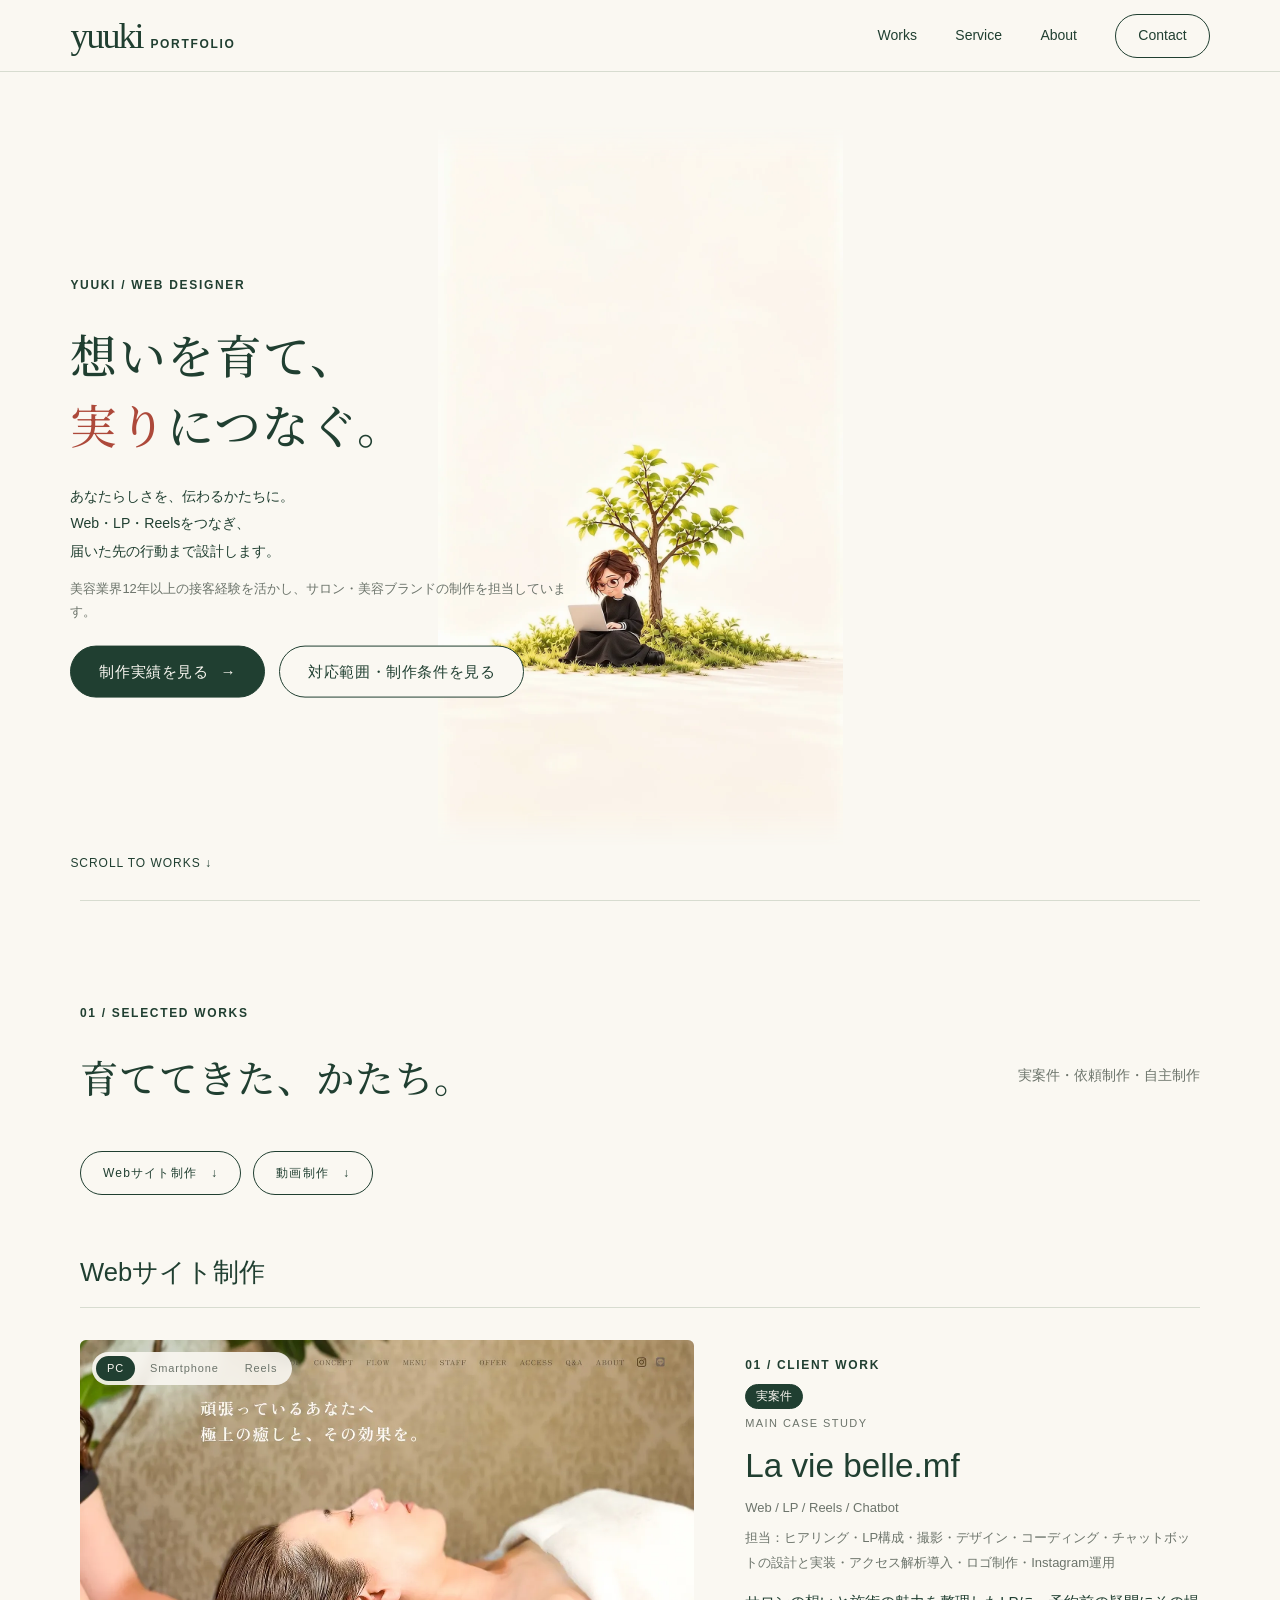
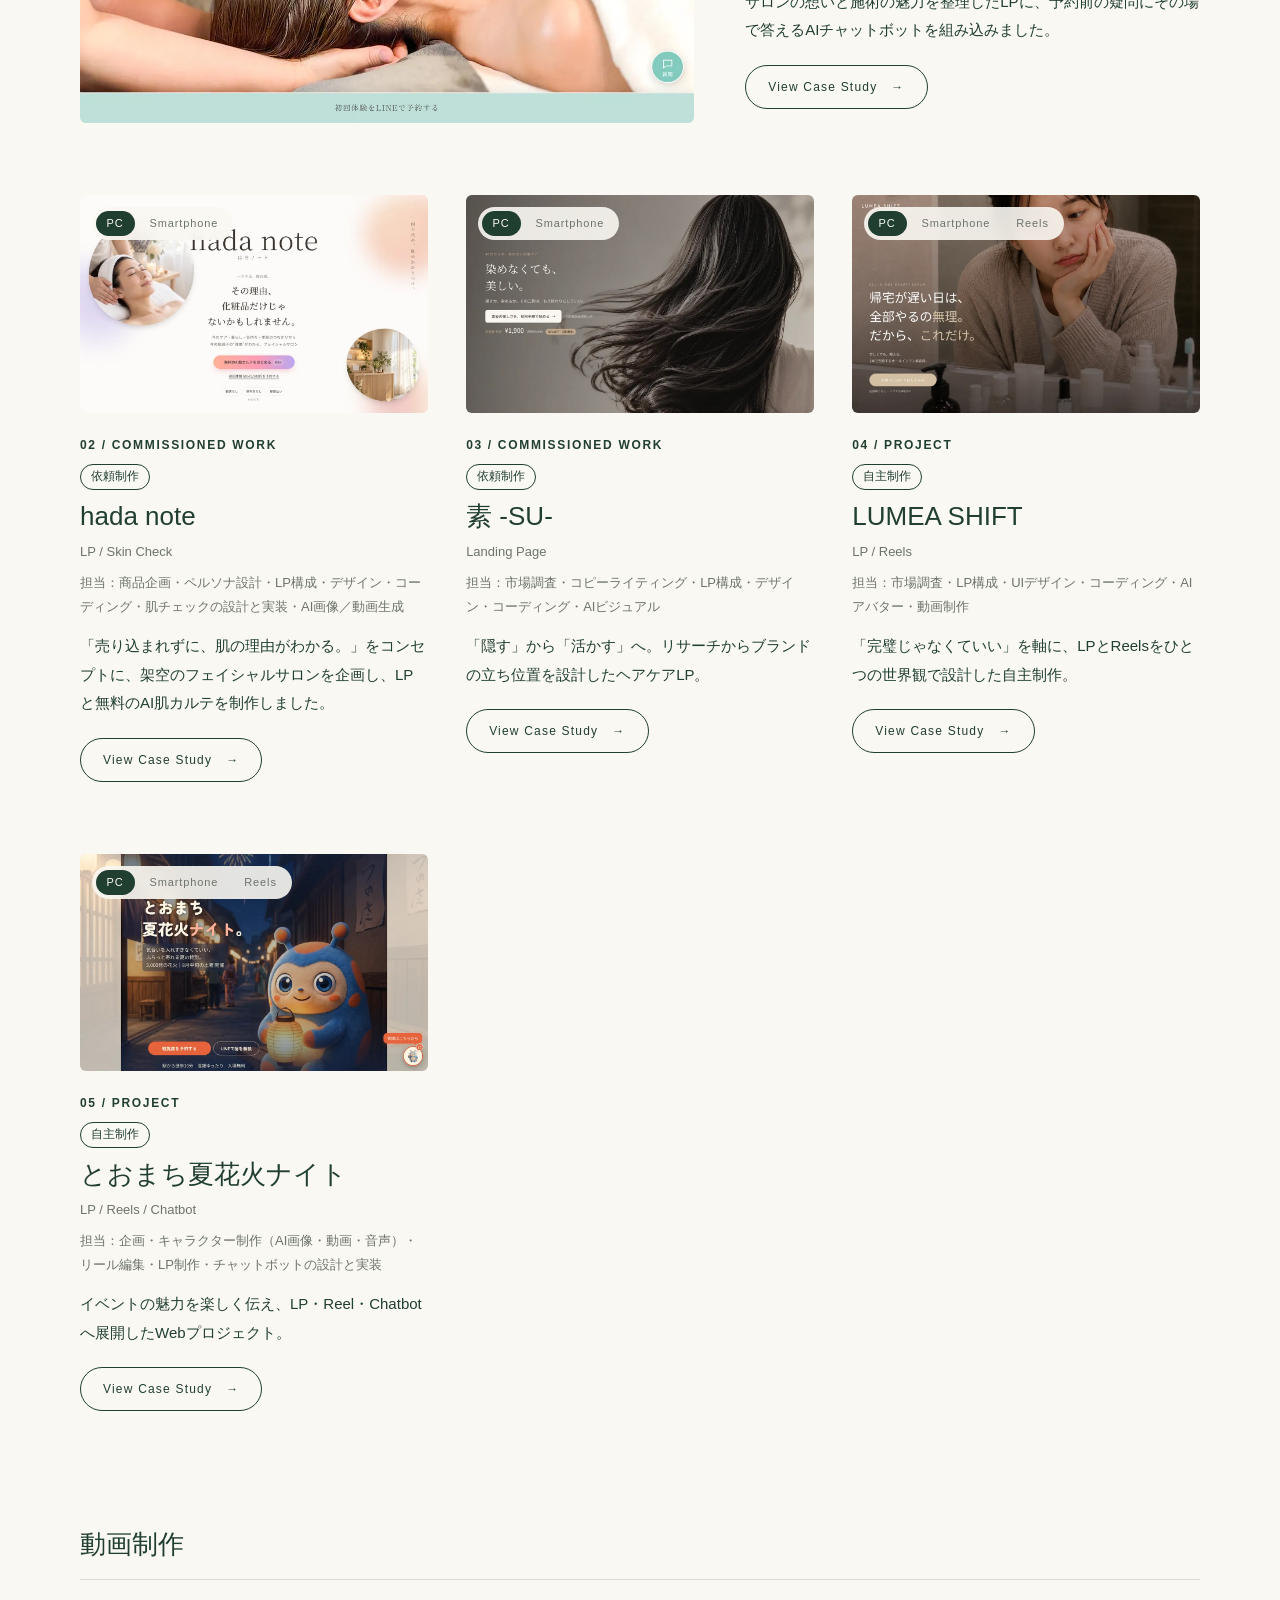
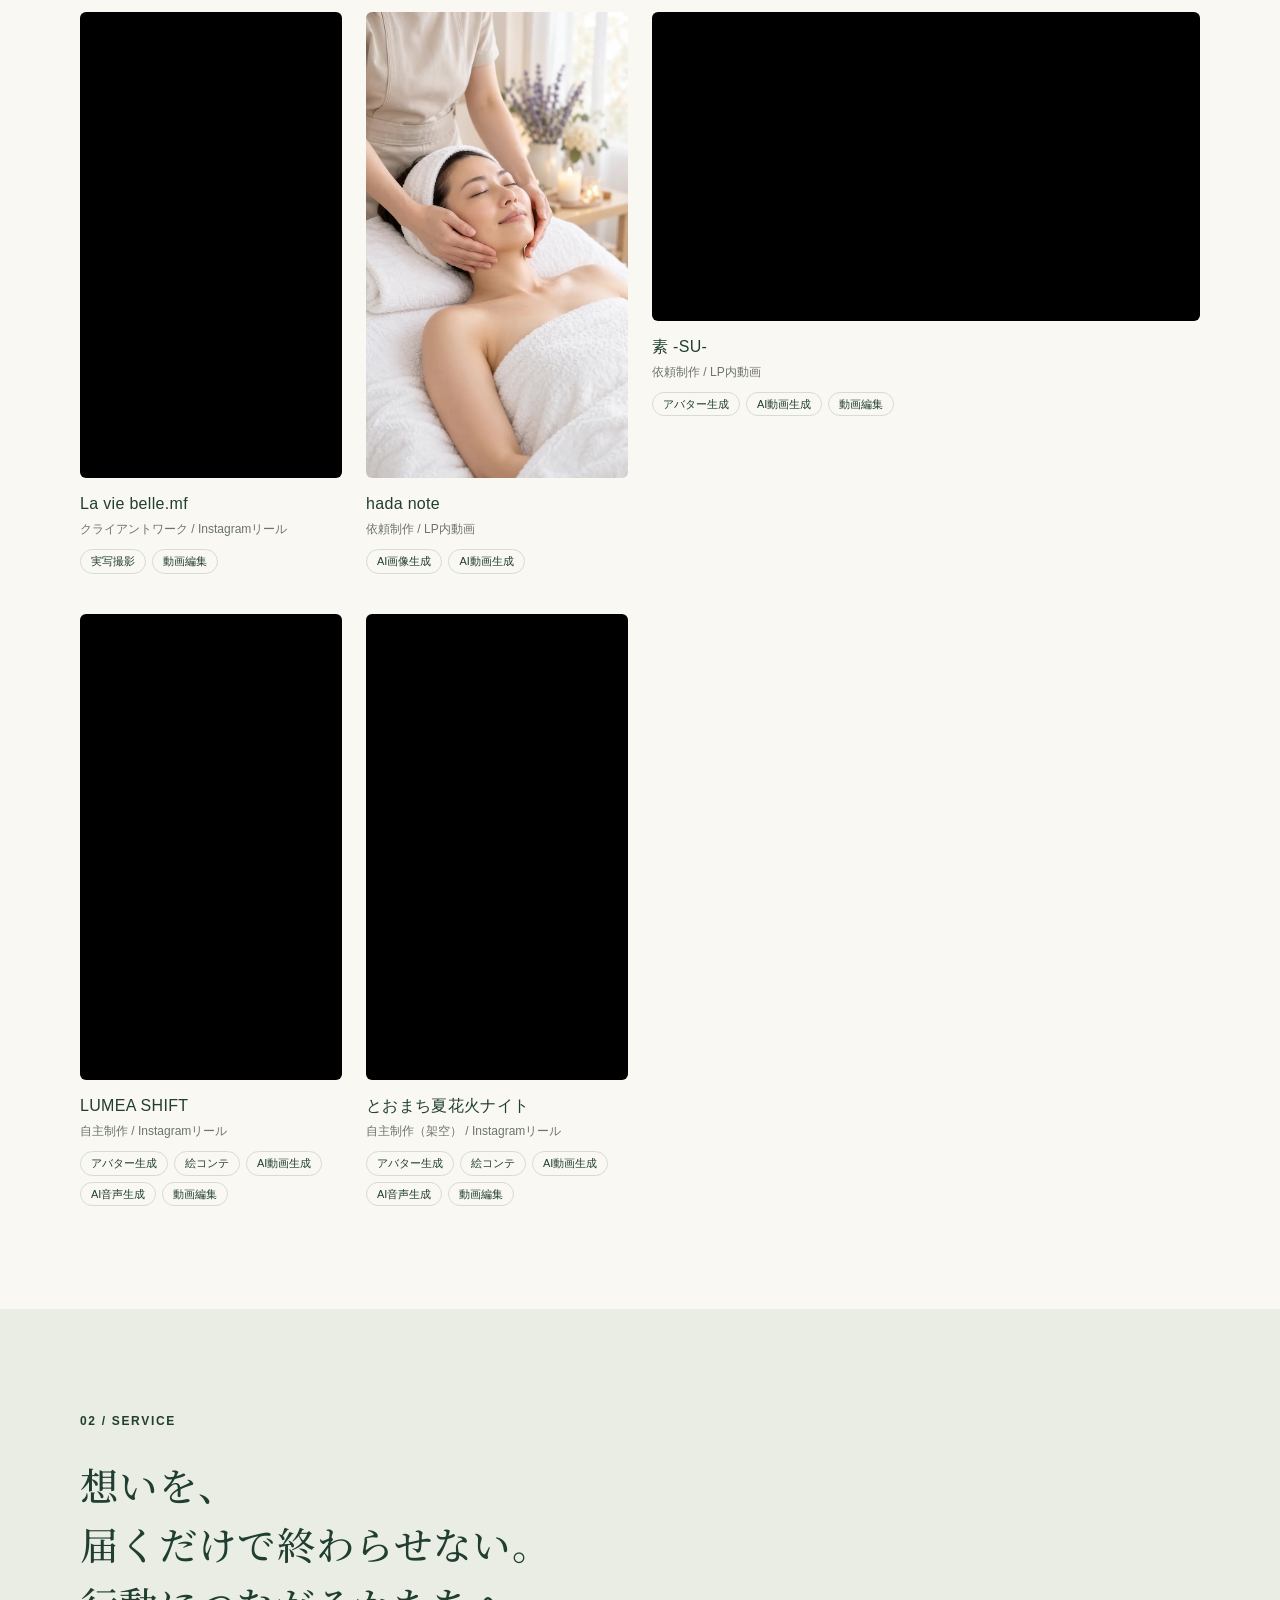
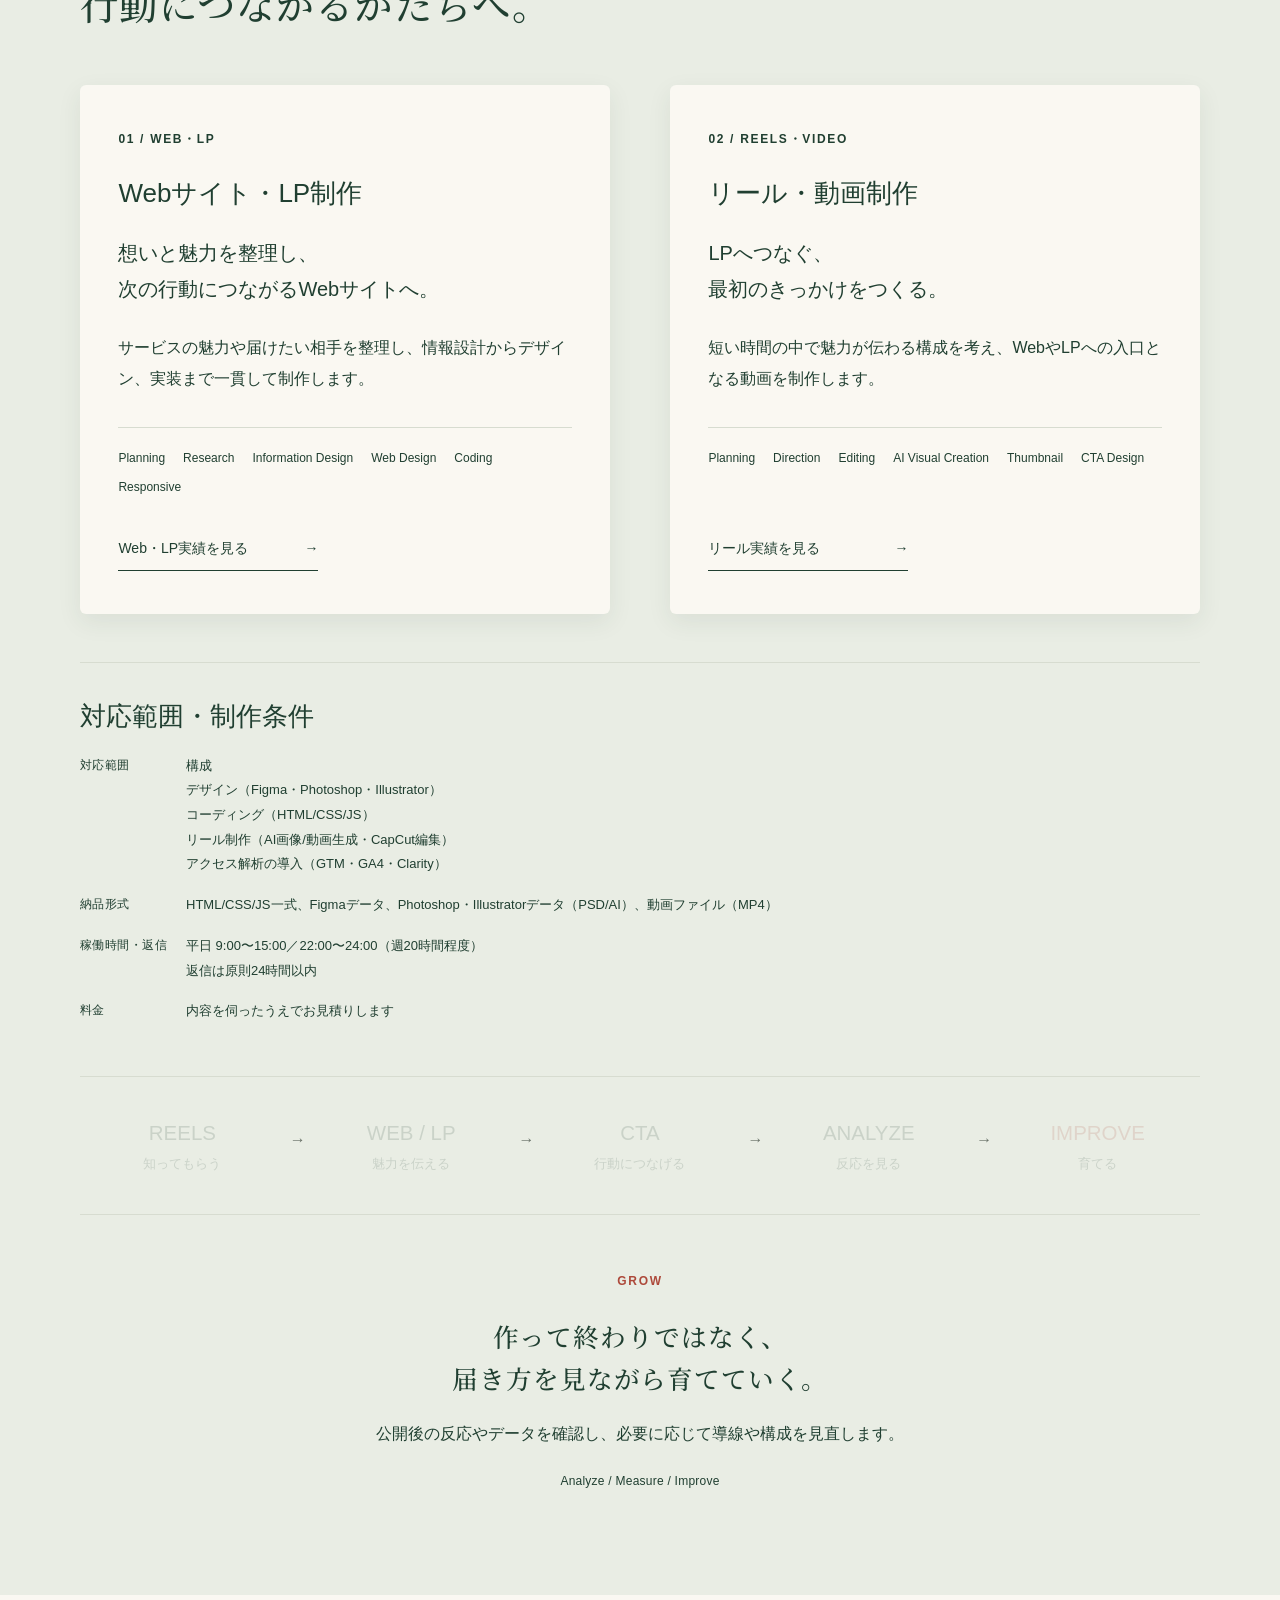
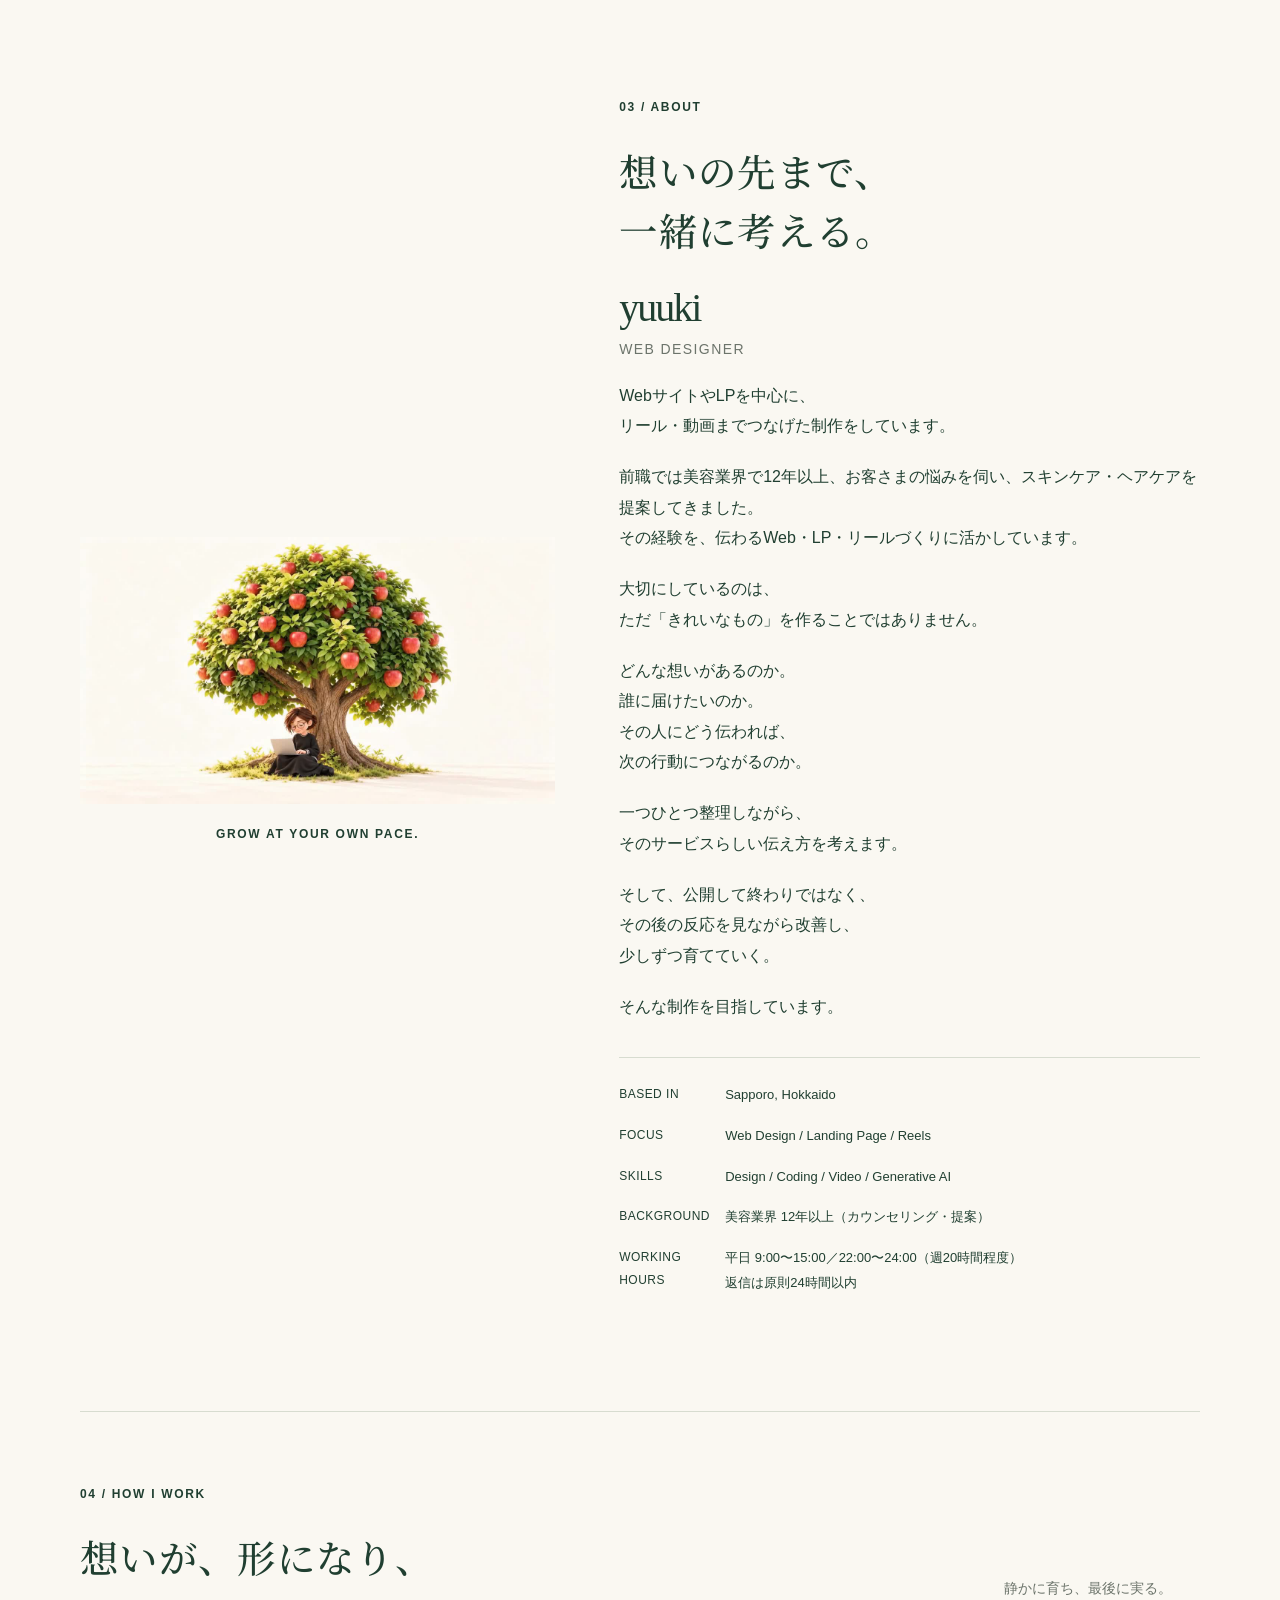
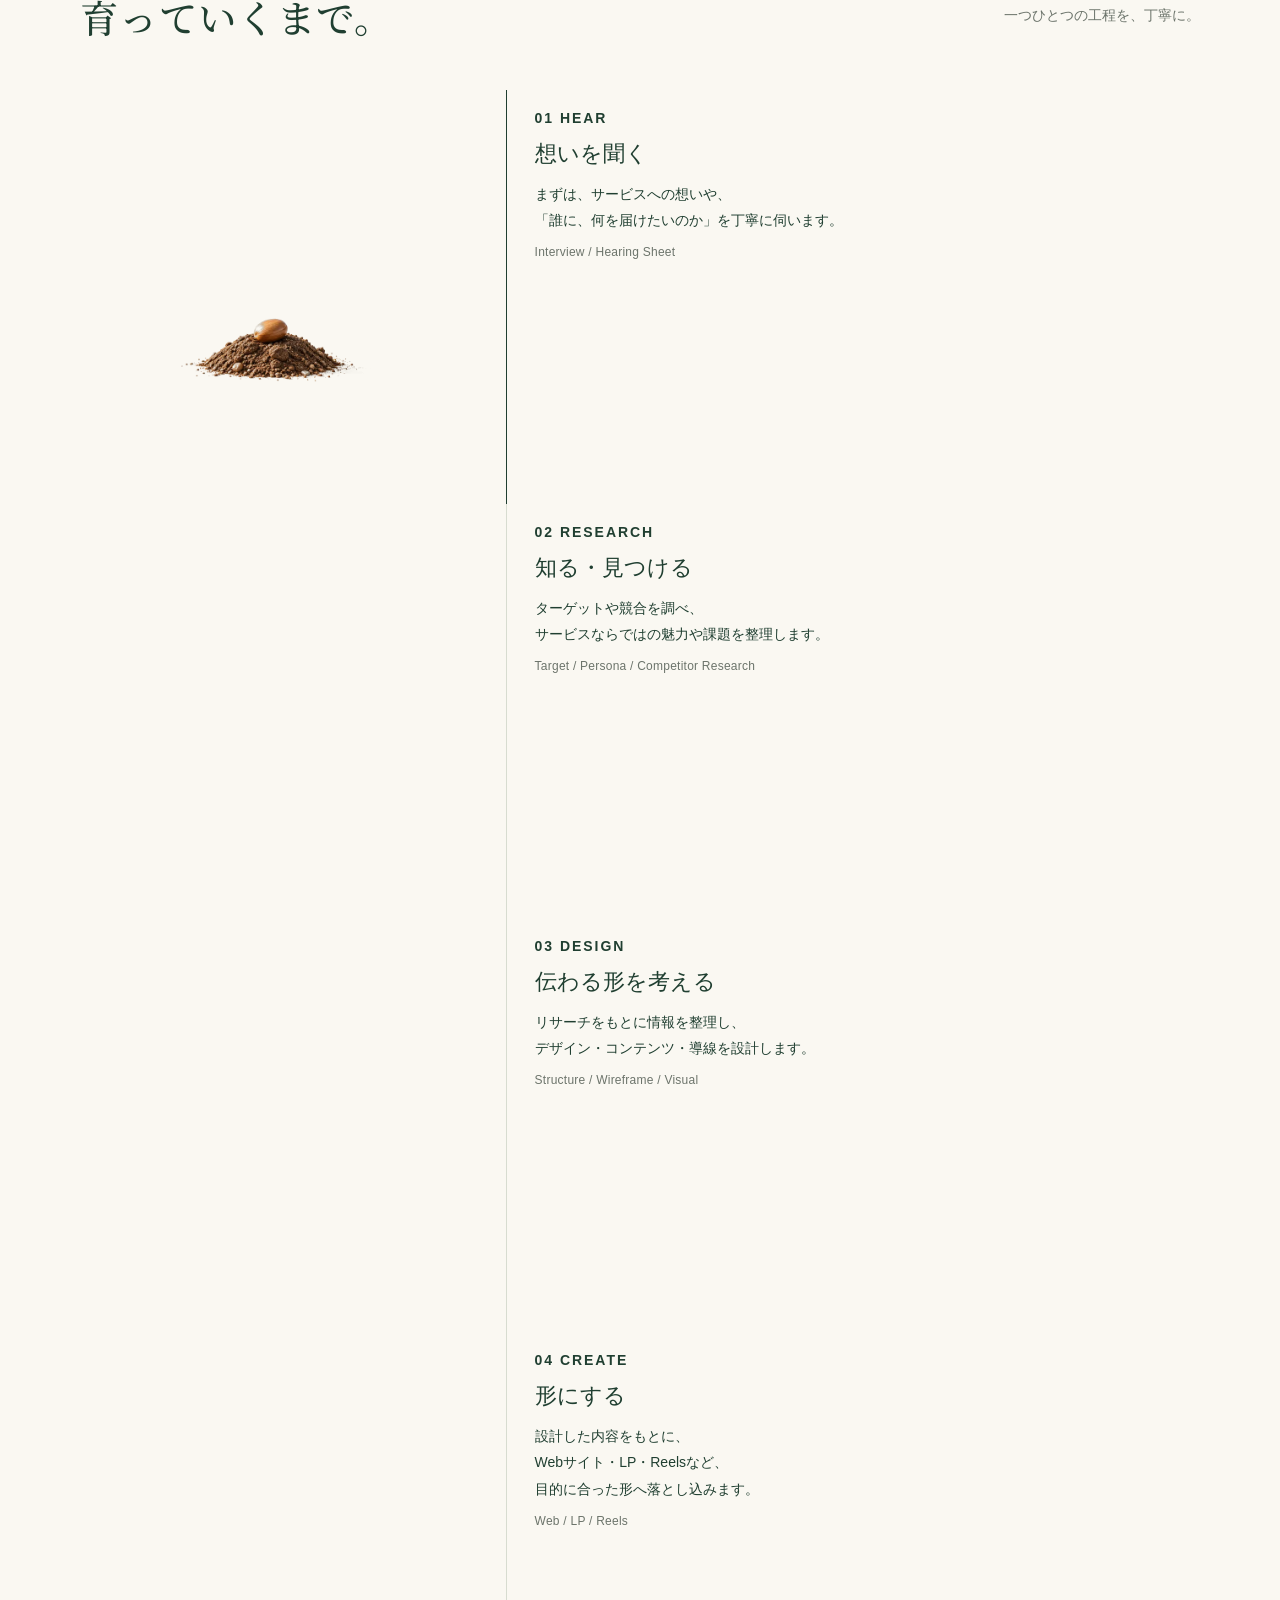
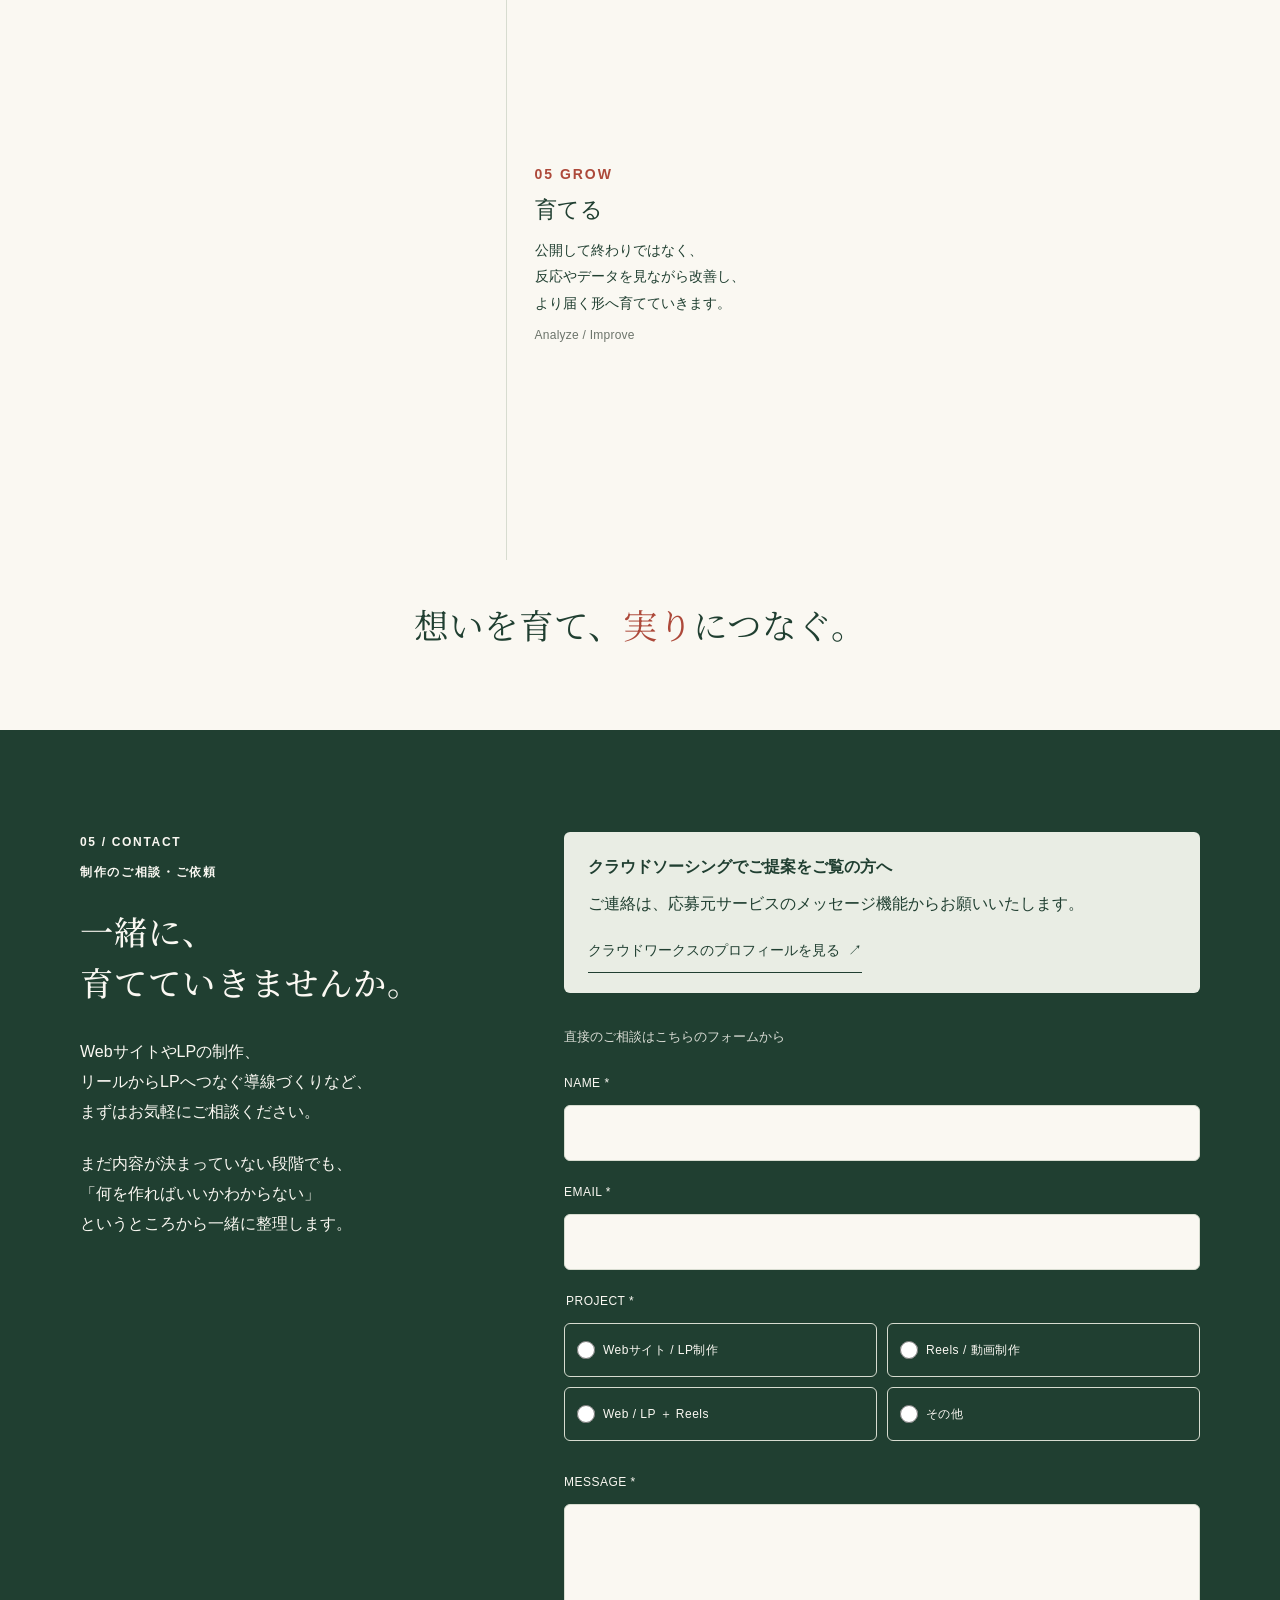
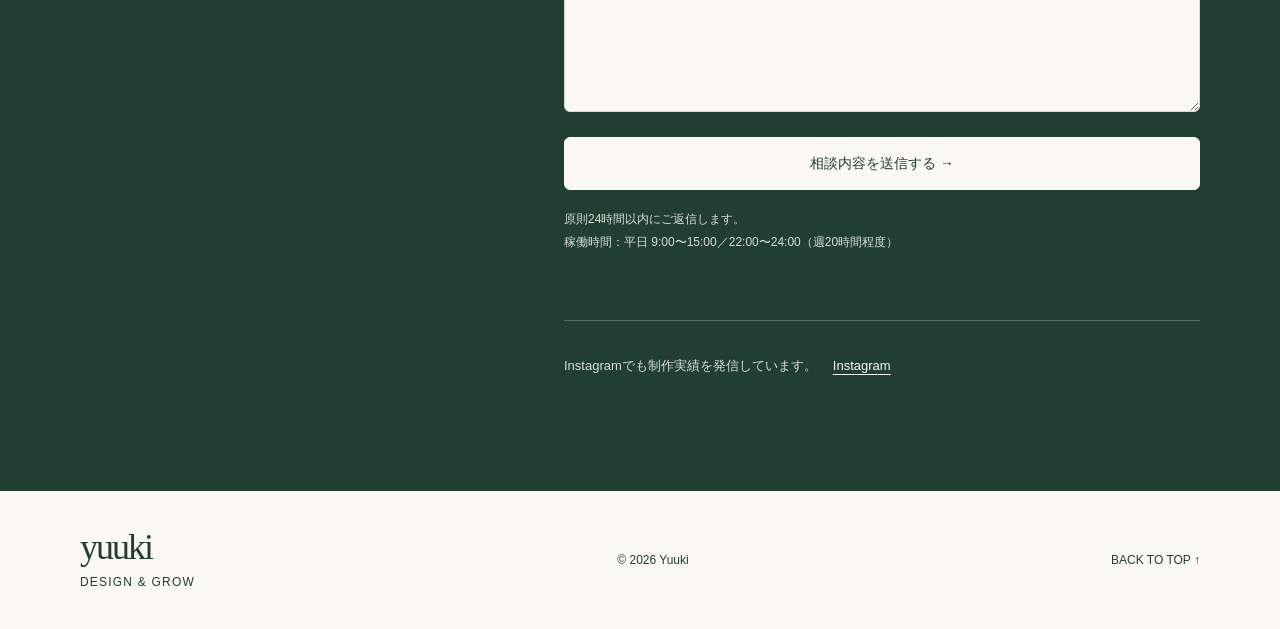
<file: index.html>
<!doctype html>
<html lang="ja">
  <head>
    <meta charset="utf-8">
    <meta name="viewport" content="width=device-width,initial-scale=1">
    <meta name="theme-color" content="#203f31">
    <meta name="description" content="札幌のWebデザイナーYuukiのポートフォリオ。美容業界12年以上の経験を活かし、LP・Webサイト制作からリール動画、AIチャットボットまで、予約や問い合わせにつながる導線を設計します。">
    <title>Yuuki｜LP・Webサイト・リール制作｜札幌のWebデザイナー</title>
    <link rel="preconnect" href="https://fonts.googleapis.com">
    <link rel="preconnect" href="https://fonts.gstatic.com" crossorigin>
    <link rel="stylesheet" href="https://fonts.googleapis.com/css2?family=Noto+Serif+JP:wght@500&display=swap">
    <link rel="stylesheet" href="style.css?v=20261105b">
    <script src="app.js?v=20261105b" defer></script>
    <link rel="icon" href="assets/favicon.svg" type="image/svg+xml">
    <link rel="icon" href="assets/favicon-32.png" sizes="32x32" type="image/png">
    <link rel="icon" href="assets/favicon-16.png" sizes="16x16" type="image/png">
    <link rel="icon" href="assets/favicon.ico" sizes="48x48">
    <link rel="apple-touch-icon" href="assets/apple-touch-icon.png">
    <link rel="manifest" href="assets/site.webmanifest">
    <meta property="og:type" content="website">
    <meta property="og:locale" content="ja_JP">
    <meta property="og:site_name" content="Yuuki Portfolio">
    <meta property="og:title" content="Yuuki｜LP・Webサイト・リール制作｜札幌のWebデザイナー">
    <meta property="og:description" content="札幌のWebデザイナーYuukiのポートフォリオ。美容業界12年以上の経験を活かし、LP・Webサイト制作からリール動画、AIチャットボットまで、予約や問い合わせにつながる導線を設計します。">
    <link rel="canonical" href="https://yuraharu8910.github.io/yuuki-portfolio/">
    <meta property="og:url" content="https://yuraharu8910.github.io/yuuki-portfolio/">
    <meta property="og:image" content="https://yuraharu8910.github.io/yuuki-portfolio/assets/ogp.png">
    <meta property="og:image:width" content="1200">
    <meta property="og:image:height" content="630">
    <meta name="twitter:card" content="summary_large_image">
  </head>
  <body>
    <a class="skip" href="#main">本文へ移動</a>
    <header class="header">
      <a class="brand" href="#home" aria-label="Yuuki Portfolio トップ">yuuki<span>PORTFOLIO</span></a>
      <button class="menu-toggle" type="button" aria-expanded="false" aria-controls="main-navigation" hidden>MENU</button>
      <nav aria-label="メインナビゲーション" id="main-navigation">
        <a href="#works">Works</a>
        <a href="#service">Service</a>
        <a href="#about">About</a>
        <a href="#contact" class="nav-contact">Contact</a>
      </nav>
    </header>
    <main id="main">
      <!-- ========================= HOME ========================= -->
      <section id="home" class="hero" aria-labelledby="hero-title">
        <div class="hero-media">
          <video id="growth" muted autoplay playsinline preload="metadata" poster="assets/hero/pc-poster.webp?v=20261020" data-pc="assets/hero/pc-fv.mp4?v=20261020" data-sp="assets/hero/sp-fv.mp4?v=20261020" data-poster-pc="assets/hero/pc-poster.webp?v=20261020" data-poster-sp="assets/hero/sp-poster.webp?v=20261020" aria-label="PC作業とともにリンゴの木が育ち、実る映像" width="1280" height="720">
            <source src="assets/hero/sp-fv.mp4?v=20261020" media="(max-width: 760px)" type="video/mp4">
            <source src="assets/hero/pc-fv.mp4?v=20261020" type="video/mp4">
          </video>
        </div>
        <div class="hero-copy">
          <p class="eyebrow">YUUKI / WEB DESIGNER</p>
          <h1 id="hero-title">
            <span class="phrase">想いを育て、</span>
            <span class="phrase">
              <span class="fruit">実り</span>につなぐ。</span>
          </h1>
          <p class="hero-description">
            <span>あなたらしさを、伝わるかたちに。</span>
            <span>Web・LP・Reelsをつなぎ、</span>
            <span>届いた先の行動まで設計します。</span>
            <span class="hero-proof">美容業界12年以上の接客経験を活かし、サロン・美容ブランドの制作を担当しています。</span>
          </p>
          <div class="hero-actions">
            <a class="text-link" href="#works">制作実績を見る <span aria-hidden="true">→</span>
            </a>
            <a class="quiet-link" href="#conditions">対応範囲・<wbr>制作条件を見る</a>
          </div>
        </div>
        <div class="movie-caption">
          <a class="scroll-cue" href="#works">SCROLL TO WORKS ↓</a>
        </div>
        <p id="video-status" class="video-status" role="status"></p>
        <noscript>
          <p class="notice">動画の操作にはJavaScriptを有効にしてください。</p>
        </noscript>
      </section>
      <!-- ========================= WORKS ========================= -->
      <section id="works" class="works wrap section">
        <div class="section-head">
          <div>
            <p class="eyebrow">01 / SELECTED WORKS</p>
            <h2>育ててきた、かたち。</h2>
          </div>
          <p class="muted">実案件・依頼制作・自主制作</p>
        </div>
        <nav class="works-jump" aria-label="作品カテゴリ">
          <a class="pill" href="#works-web">Webサイト制作 <span aria-hidden="true">↓</span></a>
          <a class="pill" href="#works-video">動画制作 <span aria-hidden="true">↓</span></a>
        </nav>
        <!-- ========== Webサイト制作 ========== -->
        <h3 class="works-block__title" id="works-web">Webサイト制作</h3>
        <div class="work-grid">
          <article class="work featured">
            <div class="visual" data-rotate>
              <a class="visual-link" href="works/laviebelle.html" aria-label="La vie belle.mf のケーススタディを見る" tabindex="-1">
                <figure class="slide is-active" data-label="PC"><img class="cover" src="assets/works/laviebelle/card-pc.webp" alt="" width="1200" height="750" loading="lazy" decoding="async"></figure>
                <figure class="slide slide--phone" data-label="Smartphone"><div class="phone"><img src="assets/works/laviebelle/card-sp.webp" alt="" width="480" height="1039" loading="lazy" decoding="async"></div></figure>
                <figure class="slide slide--phone" data-label="Reels"><div class="phone"><video src="assets/works/laviebelle/card-reel.mp4" poster="assets/works/laviebelle/card-reel.webp" muted playsinline preload="none" width="540" height="960"></video></div></figure>
              </a>
            </div>
            <a class="work-content" href="works/laviebelle.html">
              <p class="eyebrow">01 / CLIENT WORK</p>
              <p class="work-type">実案件</p>
              <p class="case-tag">MAIN CASE STUDY</p>
              <h3>La vie belle.mf</h3>
              <p class="meta">Web / LP / Reels / Chatbot</p>
              <p class="work-role">担当：ヒアリング・LP構成・撮影・デザイン・コーディング・チャットボットの設計と実装・アクセス解析導入・ロゴ制作・Instagram運用</p>
              <p class="desc">サロンの想いと施術の魅力を整理したLPに、予約前の疑問にその場で答えるAIチャットボットを組み込みました。</p>
              <span class="pill">View Case Study <span aria-hidden="true">→</span></span>
            </a>
          </article>
          <article class="work">
            <div class="visual" data-rotate>
              <a class="visual-link" href="works/hada-note.html" aria-label="hada note のケーススタディを見る" tabindex="-1">
                <figure class="slide is-active" data-label="PC"><img class="cover" src="assets/works/hada-note/card-pc.webp" alt="" width="1200" height="750" loading="lazy" decoding="async"></figure>
                <figure class="slide slide--phone" data-label="Smartphone"><div class="phone"><img src="assets/works/hada-note/card-sp.webp" alt="" width="480" height="1039" loading="lazy" decoding="async"></div></figure>
              </a>
            </div>
            <a class="work-content" href="works/hada-note.html">
              <p class="eyebrow">02 / COMMISSIONED WORK</p>
              <p class="work-type">依頼制作</p>
              <h3>hada note</h3>
              <p class="meta">LP / Skin Check</p>
              <p class="work-role">担当：商品企画・ペルソナ設計・LP構成・デザイン・コーディング・肌チェックの設計と実装・AI画像／動画生成</p>
              <p class="desc">「売り込まれずに、肌の理由がわかる。」をコンセプトに、架空のフェイシャルサロンを企画し、LPと無料のAI肌カルテを制作しました。</p>
              <span class="pill">View Case Study <span aria-hidden="true">→</span></span>
            </a>
          </article>
          <article class="work">
            <div class="visual" data-rotate>
              <a class="visual-link" href="works/su.html" aria-label="素 -SU- のケーススタディを見る" tabindex="-1">
                <figure class="slide is-active" data-label="PC"><img class="cover" src="assets/works/su/card-pc.webp" alt="" width="1200" height="750" loading="lazy" decoding="async"></figure>
                <figure class="slide slide--phone" data-label="Smartphone"><div class="phone"><img src="assets/works/su/card-sp.webp" alt="" width="480" height="1039" loading="lazy" decoding="async"></div></figure>
              </a>
            </div>
            <a class="work-content" href="works/su.html">
              <p class="eyebrow">03 / COMMISSIONED WORK</p>
              <p class="work-type">依頼制作</p>
              <h3>素 -SU-</h3>
              <p class="meta">Landing Page</p>
              <p class="work-role">担当：市場調査・コピーライティング・LP構成・デザイン・コーディング・AIビジュアル</p>
              <p class="desc">「隠す」から「活かす」へ。リサーチからブランドの立ち位置を設計したヘアケアLP。</p>
              <span class="pill">View Case Study <span aria-hidden="true">→</span></span>
            </a>
          </article>
          <article class="work">
            <div class="visual" data-rotate>
              <a class="visual-link" href="works/lumea-shift.html" aria-label="LUMEA SHIFT のケーススタディを見る" tabindex="-1">
                <figure class="slide is-active" data-label="PC"><img class="cover" src="assets/works/lumea-shift/card-pc.webp" alt="" width="1200" height="750" loading="lazy" decoding="async"></figure>
                <figure class="slide slide--phone" data-label="Smartphone"><div class="phone"><img src="assets/works/lumea-shift/card-sp.webp" alt="" width="480" height="1040" loading="lazy" decoding="async"></div></figure>
                <figure class="slide slide--phone" data-label="Reels"><div class="phone"><video src="assets/works/lumea-shift/card-reel.mp4" poster="assets/works/lumea-shift/card-reel.webp" muted playsinline preload="none" width="540" height="960"></video></div></figure>
              </a>
            </div>
            <a class="work-content" href="works/lumea-shift.html">
              <p class="eyebrow">04 / PROJECT</p>
              <p class="work-type">自主制作</p>
              <h3>LUMEA SHIFT</h3>
              <p class="meta">LP / Reels</p>
              <p class="work-role">担当：市場調査・LP構成・UIデザイン・コーディング・AIアバター・動画制作</p>
              <p class="desc">「完璧じゃなくていい」を軸に、LPとReelsをひとつの世界観で設計した自主制作。</p>
              <span class="pill">View Case Study <span aria-hidden="true">→</span></span>
            </a>
          </article>
          <article class="work">
            <div class="visual" data-rotate>
              <a class="visual-link" href="works/tomachi.html" aria-label="とおまち夏花火ナイト のケーススタディを見る" tabindex="-1">
                <figure class="slide is-active" data-label="PC"><img class="cover" src="assets/works/tomachi/card-pc.webp" alt="" width="1200" height="750" loading="lazy" decoding="async"></figure>
                <figure class="slide slide--phone" data-label="Smartphone"><div class="phone"><img src="assets/works/tomachi/card-sp.webp" alt="" width="480" height="1039" loading="lazy" decoding="async"></div></figure>
                <figure class="slide slide--phone" data-label="Reels"><div class="phone"><video src="assets/works/tomachi/card-reel.mp4" poster="assets/works/tomachi/card-reel.webp" muted playsinline preload="none" width="540" height="960"></video></div></figure>
              </a>
            </div>
            <a class="work-content" href="works/tomachi.html">
              <p class="eyebrow">05 / PROJECT</p>
              <p class="work-type">自主制作</p>
              <h3>とおまち夏花火ナイト</h3>
              <p class="meta">LP / Reels / Chatbot</p>
              <p class="work-role">担当：企画・キャラクター制作（AI画像・動画・音声）・リール編集・LP制作・チャットボットの設計と実装</p>
              <p class="desc">イベントの魅力を楽しく伝え、LP・Reel・Chatbotへ展開したWebプロジェクト。</p>
              <span class="pill">View Case Study <span aria-hidden="true">→</span></span>
            </a>
          </article>
        </div>
        <!-- ========== 動画制作 ========== -->
        <h3 class="works-block__title" id="works-video">動画制作</h3>
        <ul class="video-grid">
          <li class="work-card">
            <div class="work-card__media">
              <video src="assets/works/laviebelle/aroma.mp4" muted loop playsinline preload="none" data-inview width="720" height="1280" aria-label="La vie belle.mf のInstagramリール（音声なし）"></video>
            </div>
            <h4 class="work-card__title">La vie belle.mf</h4>
            <p class="work-card__type">クライアントワーク / Instagramリール</p>
            <ul class="work-tags" aria-label="担当範囲">
              <li>実写撮影</li>
              <li>動画編集</li>
            </ul>
          </li>
          <li class="work-card">
            <div class="work-card__media">
              <video src="assets/works/hada-note/movie-treatment.mp4" poster="assets/works/hada-note/movie-treatment.webp" muted loop playsinline preload="none" data-inview width="720" height="1280" aria-label="hada note のLP内動画（音声なし）"></video>
            </div>
            <h4 class="work-card__title">hada note</h4>
            <p class="work-card__type">依頼制作 / LP内動画</p>
            <ul class="work-tags" aria-label="担当範囲">
              <li>AI画像生成</li>
              <li>AI動画生成</li>
            </ul>
          </li>
          <li class="work-card work-card--landscape">
            <div class="work-card__media">
              <video src="assets/works/su/hero.mp4" muted loop playsinline preload="none" data-inview width="1920" height="1080" aria-label="素 -SU- のLP内動画（音声なし）"></video>
            </div>
            <h4 class="work-card__title">素 -SU-</h4>
            <p class="work-card__type">依頼制作 / LP内動画</p>
            <ul class="work-tags" aria-label="担当範囲">
              <li>アバター生成</li>
              <li>AI動画生成</li>
              <li>動画編集</li>
            </ul>
          </li>
          <li class="work-card">
            <div class="work-card__media">
              <video src="assets/works/lumea-shift/lumea-fv.mp4" muted loop playsinline preload="none" data-inview width="720" height="1280" aria-label="LUMEA SHIFT のInstagramリール（音声なし）"></video>
            </div>
            <h4 class="work-card__title">LUMEA SHIFT</h4>
            <p class="work-card__type">自主制作 / Instagramリール</p>
            <ul class="work-tags" aria-label="担当範囲">
              <li>アバター生成</li>
              <li>絵コンテ</li>
              <li>AI動画生成</li>
              <li>AI音声生成</li>
              <li>動画編集</li>
            </ul>
          </li>
          <li class="work-card">
            <div class="work-card__media">
              <video src="assets/works/tomachi/fv-tooma.mp4" muted loop playsinline preload="none" data-inview width="720" height="1280" aria-label="とおまち夏花火ナイト のInstagramリール（音声なし）"></video>
            </div>
            <h4 class="work-card__title">とおまち夏花火ナイト</h4>
            <p class="work-card__type">自主制作（架空） / Instagramリール</p>
            <ul class="work-tags" aria-label="担当範囲">
              <li>アバター生成</li>
              <li>絵コンテ</li>
              <li>AI動画生成</li>
              <li>AI音声生成</li>
              <li>動画編集</li>
            </ul>
          </li>
        </ul>
      </section>
      <!-- ========================= SERVICE ========================= -->
      <section id="service" class="service section">
        <div class="wrap">
          <p class="eyebrow">02 / SERVICE</p>
          <h2>
            <span class="phrase">想いを、</span>
            <span class="phrase">届くだけで終わらせない。</span>
            <span class="phrase">行動につながるかたちへ。</span>
          </h2>
          <div class="services">
            <article>
              <p class="eyebrow">01 / WEB・LP</p>
              <h3>Webサイト・LP制作</h3>
              <p class="service-lead">想いと魅力を整理し、<br>次の行動につながるWebサイトへ。</p>
              <p>サービスの魅力や届けたい相手を整理し、情報設計からデザイン、実装まで一貫して制作します。</p>
              <ul class="service-tags">
                <li>Planning</li>
                <li>Research</li>
                <li>Information Design</li>
                <li>Web Design</li>
                <li>Coding</li>
                <li>Responsive</li>
              </ul>
              <a class="text-link service-link" href="works/laviebelle.html">Web・LP実績を見る <span aria-hidden="true">→</span></a>
            </article>
            <article>
              <p class="eyebrow">02 / REELS・VIDEO</p>
              <h3>リール・動画制作</h3>
              <p class="service-lead">LPへつなぐ、<br>最初のきっかけをつくる。</p>
              <p>短い時間の中で魅力が伝わる構成を考え、WebやLPへの入口となる動画を制作します。</p>
              <ul class="service-tags">
                <li>Planning</li>
                <li>Direction</li>
                <li>Editing</li>
                <li>AI Visual Creation</li>
                <li>Thumbnail</li>
                <li>CTA Design</li>
              </ul>
              <a class="text-link service-link" href="works/lumea-shift.html">リール実績を見る <span aria-hidden="true">→</span></a>
            </article>
          </div>
          <div class="conditions" id="conditions">
            <h3>対応範囲・制作条件</h3>
            <dl class="profile">
              <dt>対応範囲</dt>
              <dd>構成<br>
                デザイン（Figma・Photoshop・Illustrator）<br>
                コーディング（HTML/CSS/JS）<br>
                リール制作（AI画像/動画生成・CapCut編集）<br>
                アクセス解析の導入（GTM・GA4・Clarity）</dd>
              <dt>納品形式</dt>
              <dd>HTML/CSS/JS一式、Figmaデータ、Photoshop・Illustratorデータ（PSD/AI）、動画ファイル（MP4）</dd>
              <dt>稼働時間・返信</dt>
              <dd>平日 9:00〜15:00／22:00〜24:00（週20時間程度）<br>
                返信は原則24時間以内</dd>
              <dt>料金</dt>
              <dd>内容を伺ったうえでお見積りします</dd>
            </dl>
          </div>
          <ol class="flow" aria-label="制作と改善の流れ">
            <li>
              <strong>REELS</strong>
              <span>知ってもらう</span>
            </li>
            <li>
              <strong>WEB / LP</strong>
              <span>魅力を伝える</span>
            </li>
            <li>
              <strong>CTA</strong>
              <span>行動につなげる</span>
            </li>
            <li>
              <strong>ANALYZE</strong>
              <span>反応を見る</span>
            </li>
            <li>
              <strong>IMPROVE</strong>
              <span>育てる</span>
            </li>
          </ol>
          <div class="grow-message">
            <p class="eyebrow fruit">GROW</p>
            <h3>作って終わりではなく、<br>届き方を見ながら育てていく。</h3>
            <p>公開後の反応やデータを確認し、必要に応じて導線や構成を見直します。</p>
            <p class="step-tags">Analyze / Measure / Improve</p>
          </div>
        </div>
      </section>
      <!-- ========================= ABOUT ========================= -->
      <section id="about" class="about wrap section">
        <div class="about-heading">
          <p class="eyebrow">03 / ABOUT</p>
          <h2>
            <span class="phrase">想いの先まで、</span>
            <span class="phrase">一緒に考える。</span>
          </h2>
        </div>
        <div class="about-art">
          <img src="assets/about/tree.jpg" alt="リンゴの木の下でPC作業をするYuukiのアバター" loading="lazy" width="1280" height="720" decoding="async">
          <p class="eyebrow">GROW AT YOUR OWN PACE.</p>
        </div>
        <div class="about-copy">
          <h3><span class="about-name">yuuki</span> <span class="meta">WEB DESIGNER</span>
          </h3>
          <p>WebサイトやLPを中心に、<br>リール・動画までつなげた制作をしています。</p>
          <p>前職では美容業界で12年以上、お客さまの悩みを伺い、スキンケア・ヘアケアを提案してきました。<br>その経験を、伝わるWeb・LP・リールづくりに活かしています。</p>
          <p>大切にしているのは、<br>ただ「きれいなもの」を作ることではありません。</p>
          <p>どんな想いがあるのか。<br>誰に届けたいのか。<br>その人にどう伝われば、<br>次の行動につながるのか。</p>
          <p>一つひとつ整理しながら、<br>そのサービスらしい伝え方を考えます。</p>
          <p>そして、公開して終わりではなく、<br>その後の反応を見ながら改善し、<br>少しずつ育てていく。</p>
          <p>そんな制作を目指しています。</p>
          <dl class="profile">
            <dt>BASED IN</dt>
            <dd>Sapporo, Hokkaido</dd>
            <dt>FOCUS</dt>
            <dd>Web Design / Landing Page / Reels</dd>
            <dt>SKILLS</dt>
            <dd>Design / Coding / Video / Generative AI</dd>
            <dt>BACKGROUND</dt>
            <dd>美容業界 12年以上（カウンセリング・提案）</dd>
            <dt>WORKING HOURS</dt>
            <dd>平日 9:00〜15:00／22:00〜24:00（週20時間程度）<br>
              返信は原則24時間以内</dd>
          </dl>
        </div>
      </section>
      <!-- ========================= HOW ========================= -->
      <section id="how" class="how wrap section">
        <div class="section-head">
          <div>
            <p class="eyebrow">04 / HOW I WORK</p>
            <h2>
              <span class="phrase">想いが、形になり、</span>
              <span class="phrase">育っていくまで。</span>
            </h2>
          </div>
          <p class="muted">静かに育ち、最後に実る。<br>一つひとつの工程を、丁寧に。</p>
        </div>
        <div class="growth-layout">
          <div class="growth-art" aria-hidden="true">
            <div class="tree-stack" id="tree-stack">
              <img class="tree-frame" src="assets/how/tree-01.webp" alt="" width="900" height="720" decoding="async">
              <img class="tree-frame" src="assets/how/tree-02.webp" alt="" width="900" height="720" decoding="async">
              <img class="tree-frame" src="assets/how/tree-03.webp" alt="" width="900" height="720" decoding="async">
              <img class="tree-frame" src="assets/how/tree-04.webp" alt="" width="900" height="720" decoding="async">
              <img class="tree-frame" src="assets/how/tree-05.webp" alt="" width="900" height="720" decoding="async">
              <img class="tree-frame" src="assets/how/tree-06.webp" alt="" width="900" height="720" decoding="async">
              <img class="tree-frame" src="assets/how/tree-07.webp" alt="" width="900" height="720" decoding="async">
              <img class="tree-frame" src="assets/how/tree-08.webp" alt="" width="900" height="720" decoding="async">
            </div>
          </div>
          <ol class="growth-steps">
            <li class="growth-step">
              <div>
                <p class="eyebrow ">01 HEAR</p>
                <h3>想いを聞く</h3>
                <p>まずは、サービスへの想いや、<br>「誰に、何を届けたいのか」を丁寧に伺います。</p>
                <p class="step-tags">Interview / Hearing Sheet</p>
              </div>
            </li>
            <li class="growth-step">
              <div>
                <p class="eyebrow ">02 RESEARCH</p>
                <h3>知る・見つける</h3>
                <p>ターゲットや競合を調べ、<br>サービスならではの魅力や課題を整理します。</p>
                <p class="step-tags">Target / Persona / Competitor Research</p>
              </div>
            </li>
            <li class="growth-step">
              <div>
                <p class="eyebrow ">03 DESIGN</p>
                <h3>伝わる形を考える</h3>
                <p>リサーチをもとに情報を整理し、<br>デザイン・コンテンツ・導線を設計します。</p>
                <p class="step-tags">Structure / Wireframe / Visual</p>
              </div>
            </li>
            <li class="growth-step">
              <div>
                <p class="eyebrow ">04 CREATE</p>
                <h3>形にする</h3>
                <p>設計した内容をもとに、<br>Webサイト・LP・Reelsなど、<br>目的に合った形へ落とし込みます。</p>
                <p class="step-tags">Web / LP / Reels</p>
              </div>
            </li>
            <li class="growth-step">
              <div>
                <p class="eyebrow fruit">05 GROW</p>
                <h3>育てる</h3>
                <p>公開して終わりではなく、<br>反応やデータを見ながら改善し、<br>より届く形へ育てていきます。</p>
                <p class="step-tags">Analyze / Improve</p>
              </div>
            </li>
          </ol>
        </div>
        <p class="growth-end">想いを育て、<span>実り</span>につなぐ。</p>
      </section>
      <!-- ========================= CONTACT ========================= -->
      <section id="contact" class="contact section">
        <div class="wrap contact-grid">
          <div>
            <p class="eyebrow">05 / CONTACT</p>
            <p class="eyebrow contact-sub">制作のご相談・ご依頼</p>
            <h2>
              <span class="phrase">一緒に、</span>
              <span class="phrase">育てていきませんか。</span>
            </h2>
            <p>WebサイトやLPの制作、<br>リールからLPへつなぐ導線づくりなど、<br>まずはお気軽にご相談ください。</p>
            <p>まだ内容が決まっていない段階でも、<br>「何を作ればいいかわからない」<br>というところから一緒に整理します。</p>
          </div>
          <div>
            <div class="cs-notice">
              <p class="cs-notice__title">クラウドソーシングでご提案をご覧の方へ</p>
              <p>ご連絡は、応募元サービスのメッセージ機能からお願いいたします。</p>
              <a class="text-link" href="https://crowdworks.jp/public/employees/6386456" target="_blank" rel="noopener">
                クラウドワークスのプロフィールを見る <span aria-hidden="true">↗</span>
              </a>
            </div>
            <p class="form-lead">直接のご相談はこちらのフォームから</p>
            <form id="contact-form" data-endpoint="https://formspree.io/f/xrpevjbj" data-sheet-endpoint="https://script.google.com/macros/s/AKfycbwhTcz5qrJIetBV4aNj_v1aI6w9JNQ3qCOQphppU75YlVfzjHQtCYXgsDUyB4oVWGK4/exec" novalidate>
              <input type="hidden" name="_subject" value="【ポートフォリオ】お問い合わせが届きました">
              <input type="text" name="_gotcha" class="visually-hidden" tabindex="-1" autocomplete="off" aria-hidden="true">
              <label for="name">NAME <span aria-hidden="true">*</span></label>
              <input id="name" name="name" autocomplete="name" required maxlength="100">
              <label for="email">EMAIL <span aria-hidden="true">*</span></label>
              <input id="email" name="email" type="email" autocomplete="email" required maxlength="254">
              <fieldset class="project-options">
                <legend>PROJECT <span aria-hidden="true">*</span></legend>
                <div class="project-grid">
                  <label class="project-option" for="project-0">
                    <input id="project-0" type="radio" name="project" value="Webサイト / LP制作" required>
                    <span>Webサイト / LP制作</span>
                  </label>
                  <label class="project-option" for="project-1">
                    <input id="project-1" type="radio" name="project" value="Reels / 動画制作" required>
                    <span>Reels / 動画制作</span>
                  </label>
                  <label class="project-option" for="project-2">
                    <input id="project-2" type="radio" name="project" value="Web / LP ＋ Reels" required>
                    <span>Web / LP ＋ Reels</span>
                  </label>
                  <label class="project-option" for="project-3">
                    <input id="project-3" type="radio" name="project" value="その他" required>
                    <span>その他</span>
                  </label>
                </div>
              </fieldset>
              <label for="message">MESSAGE <span aria-hidden="true">*</span></label>
              <textarea id="message" name="message" rows="6" required maxlength="5000"></textarea>
              <button class="cta" id="contact-submit" type="submit">相談内容を送信する →</button>
              <p class="form-note">原則24時間以内にご返信します。<br>
                稼働時間：平日 9:00〜15:00／22:00〜24:00（週20時間程度）</p>
              <p id="form-status" role="status" aria-live="polite"></p>
            </form>
            <div id="contact-result" hidden tabindex="-1">
              <h3>送信ありがとうございました。</h3>
              <p>内容を確認のうえ、<br>ご入力いただいたメールアドレスへご連絡します。</p>
            </div>
            <div class="contact-sns">
              <p>Instagramでも制作実績を発信しています。</p>
              <ul class="sns-list">
                <li>
                  <a class="sns-link" href="https://www.instagram.com/yuki.hy_design/" aria-label="Instagram（@yuki.hy_design）">Instagram</a>
                </li>
              </ul>
            </div>
          </div>
        </div>
      </section>
    </main>
    <footer class="wrap">
      <a class="brand" href="index.html#home">yuuki<span>DESIGN &amp; GROW</span>
      </a>
      <span>© 2026 Yuuki</span>
      <a class="back" href="#main">BACK TO TOP ↑</a>
    </footer>
  </body>
</html>
</file>
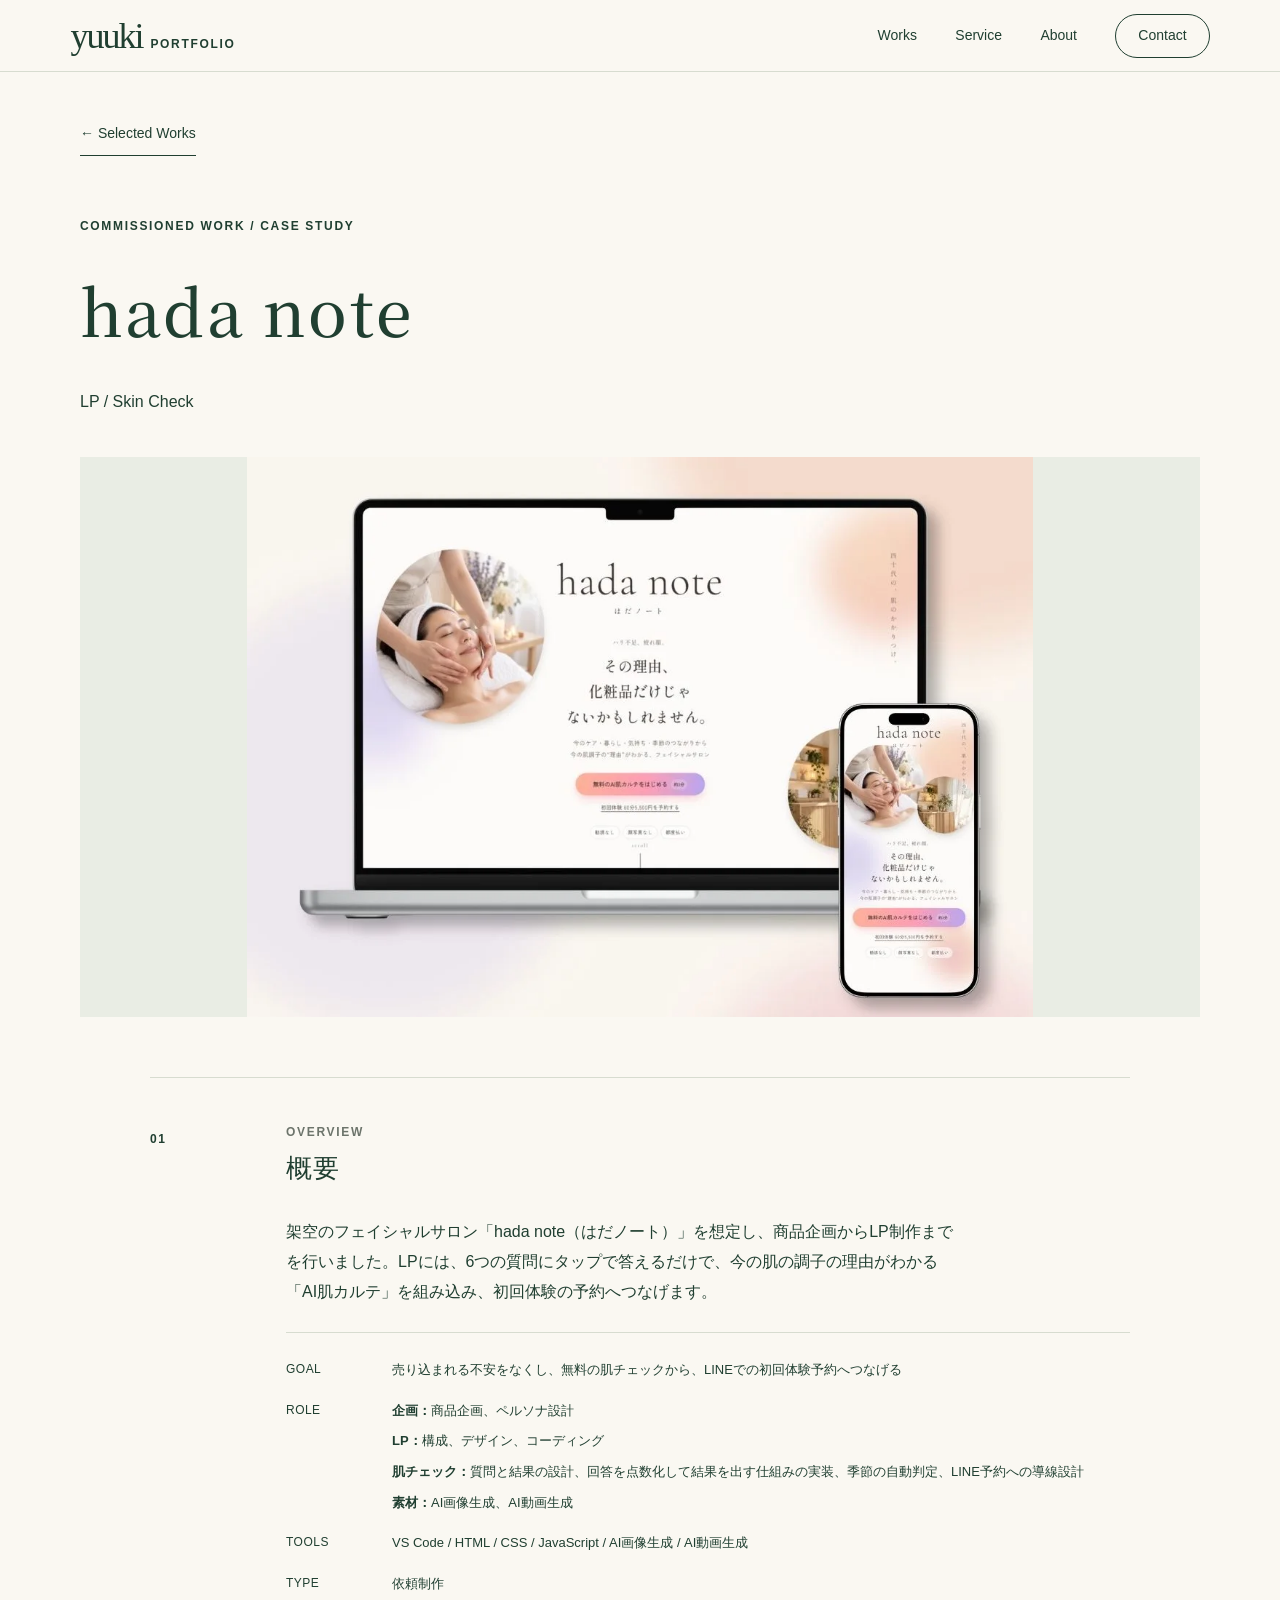
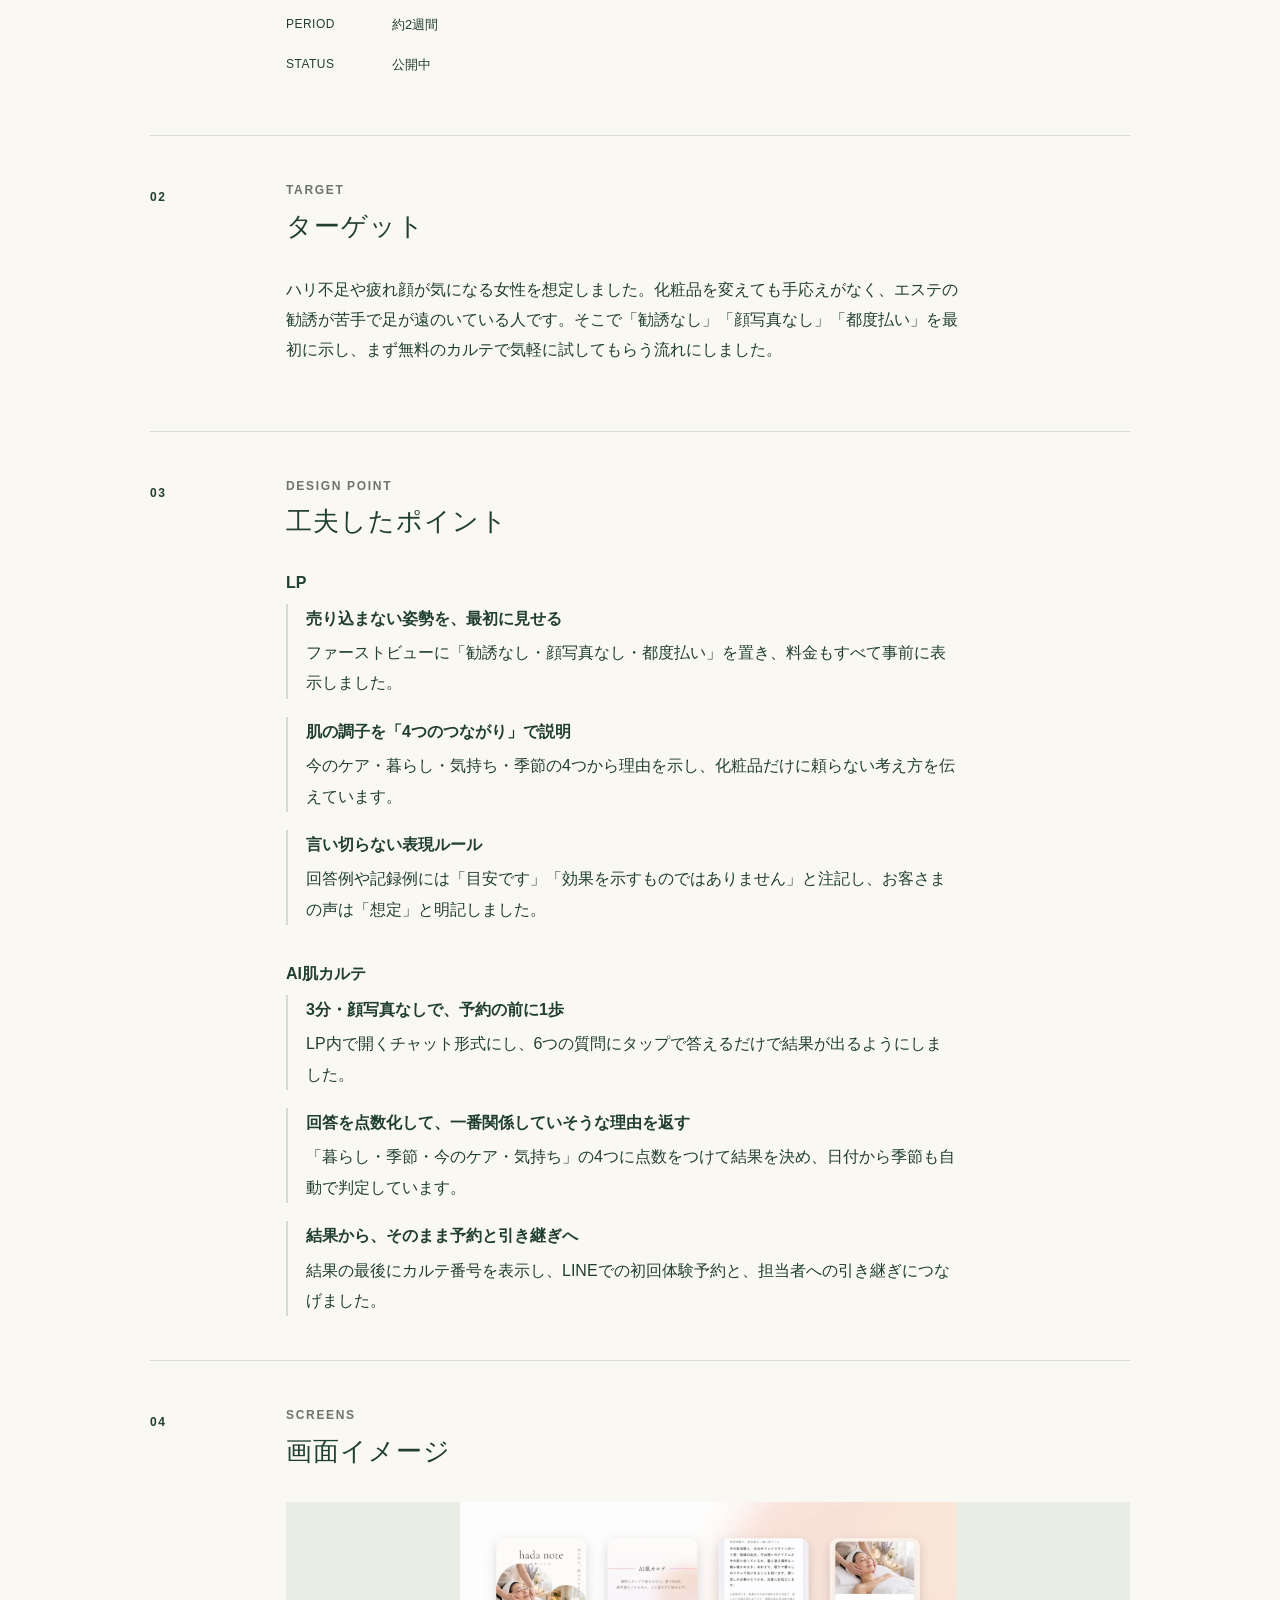
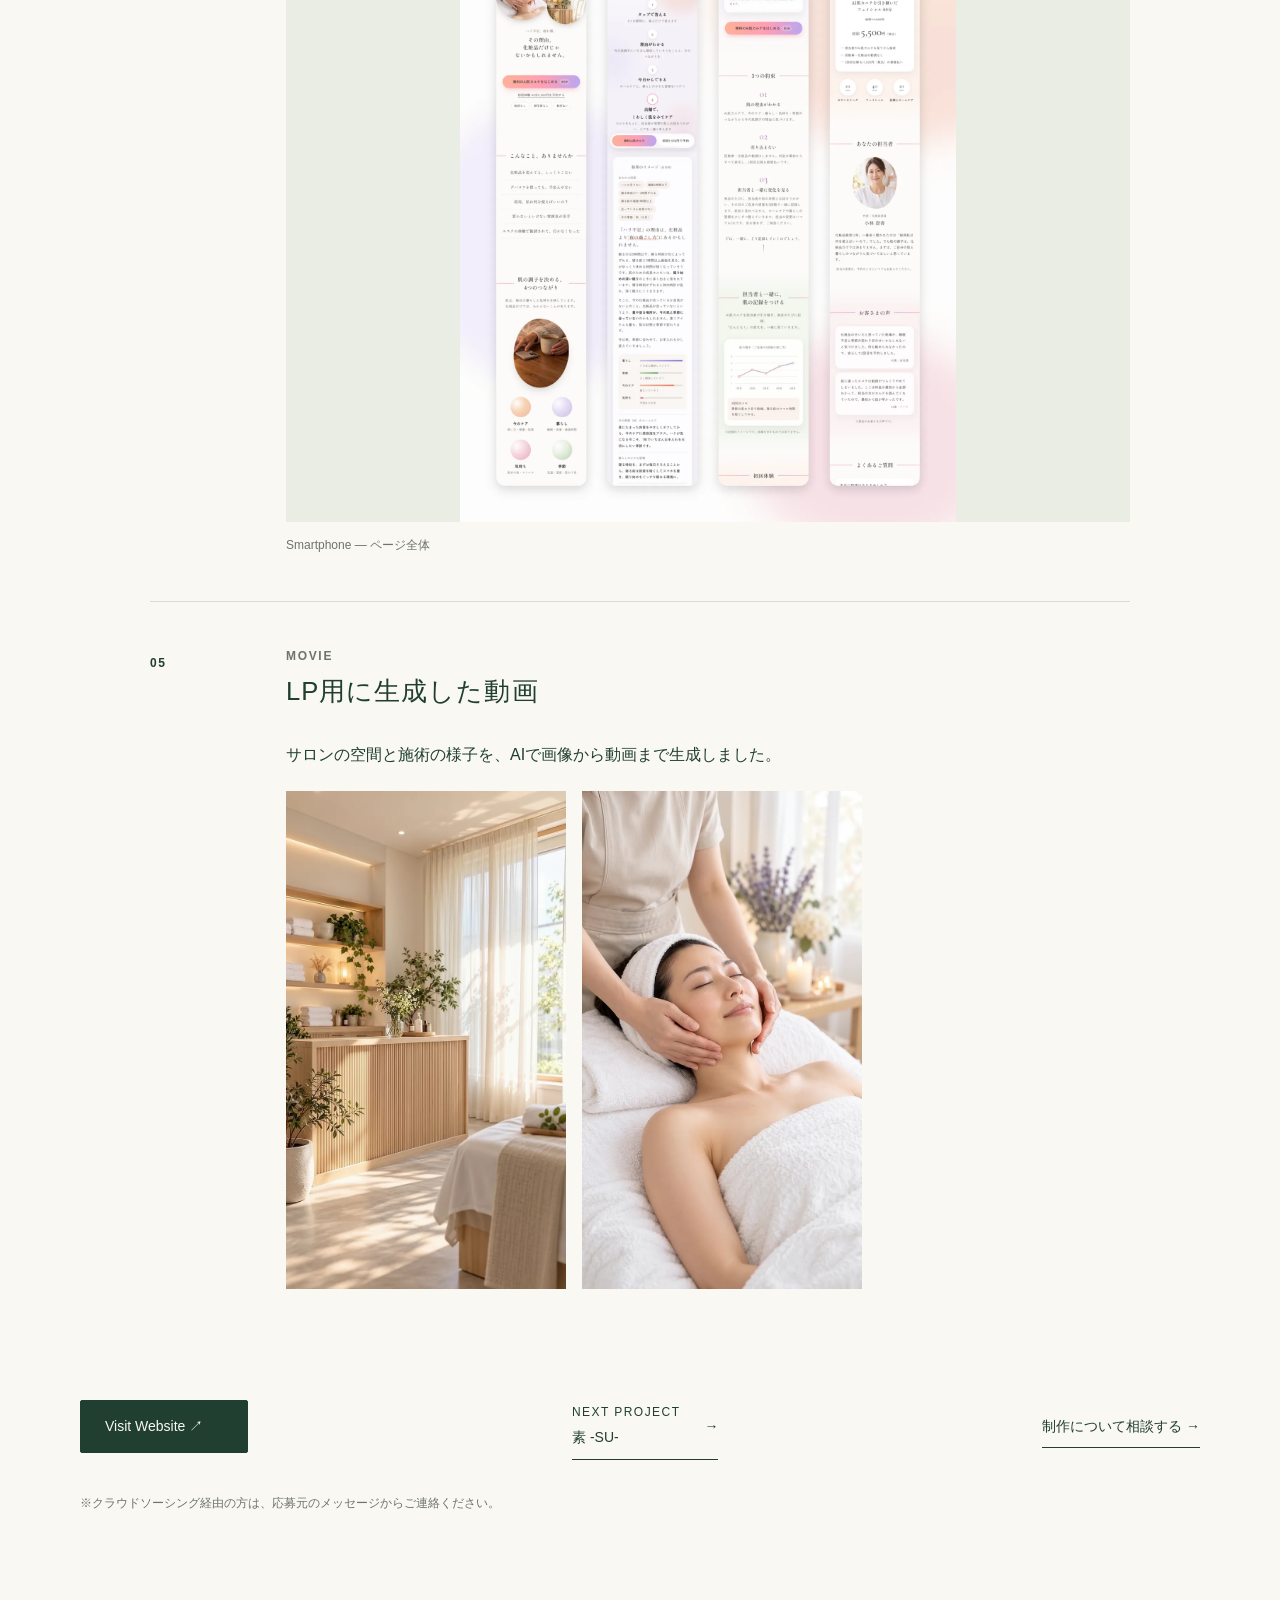
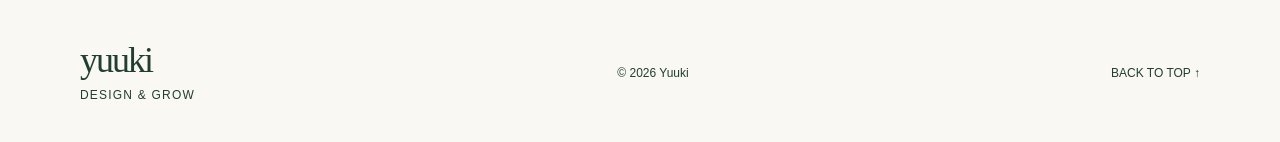
<file: works/hada-note.html>
<!doctype html>
<html lang="ja">
  <head>
    <meta charset="utf-8">
    <meta name="viewport" content="width=device-width,initial-scale=1">
    <meta name="theme-color" content="#203f31">
    <meta name="description" content="hada note — 架空のフェイシャルサロンを企画し、LPと無料のAI肌カルテを制作した依頼制作。">
    <title>hada note — CASE STUDY | Yuuki</title>
    <link rel="preconnect" href="https://fonts.googleapis.com">
    <link rel="preconnect" href="https://fonts.gstatic.com" crossorigin>
    <link rel="stylesheet" href="https://fonts.googleapis.com/css2?family=Noto+Serif+JP:wght@500&display=swap">
    <link rel="stylesheet" href="../style.css?v=20261105b">
    <script src="../app.js?v=20261105b" defer></script>
    <link rel="icon" href="../assets/favicon.svg" type="image/svg+xml">
    <link rel="icon" href="../assets/favicon-32.png" sizes="32x32" type="image/png">
    <link rel="icon" href="../assets/favicon-16.png" sizes="16x16" type="image/png">
    <link rel="icon" href="../assets/favicon.ico" sizes="48x48">
    <link rel="apple-touch-icon" href="../assets/apple-touch-icon.png">
    <link rel="manifest" href="../assets/site.webmanifest">
    <meta property="og:type" content="website">
    <meta property="og:locale" content="ja_JP">
    <meta property="og:site_name" content="Yuuki Portfolio">
    <meta property="og:title" content="hada note — CASE STUDY | Yuuki">
    <meta property="og:description" content="hada note — 架空のフェイシャルサロンを企画し、LPと無料のAI肌カルテを制作した依頼制作。">
    <link rel="canonical" href="https://yuraharu8910.github.io/yuuki-portfolio/works/hada-note.html">
    <meta property="og:url" content="https://yuraharu8910.github.io/yuuki-portfolio/works/hada-note.html">
    <meta property="og:image" content="https://yuraharu8910.github.io/yuuki-portfolio/assets/ogp.png">
    <meta property="og:image:width" content="1200">
    <meta property="og:image:height" content="630">
    <meta name="twitter:card" content="summary_large_image">
  </head>
  <body>
    <a class="skip" href="#main">本文へ移動</a>
    <header class="header">
      <a class="brand" href="../index.html#home" aria-label="Yuuki Portfolio トップ">yuuki<span>PORTFOLIO</span></a>
      <button class="menu-toggle" type="button" aria-expanded="false" aria-controls="main-navigation" hidden>MENU</button>
      <nav aria-label="メインナビゲーション" id="main-navigation">
        <a href="../index.html#works">Works</a>
        <a href="../index.html#service">Service</a>
        <a href="../index.html#about">About</a>
        <a href="../index.html#contact" class="nav-contact">Contact</a>
      </nav>
    </header>
    <main id="main" class="case-main wrap">
      <a class="text-link" href="../index.html#works">← Selected Works</a>
      <!-- ========================= CASE-HERO ========================= -->
      <section class="case-hero">
        <p class="eyebrow">COMMISSIONED WORK / CASE STUDY</p>
        <h1>hada note</h1>
        <p>LP / Skin Check</p>
        <div class="case-image">
          <img src="../assets/works/hada-note/mockup-devices.webp" alt="hada noteのLPを表示したノートPCとスマートフォンのモックアップ" loading="eager" width="1080" height="770" decoding="async">
        </div>
      </section>
      <div class="case-body">
        <section class="case-section">
          <p class="eyebrow">01</p>
          <div>
            <p class="eyebrow case-label">OVERVIEW</p>
            <h2>概要</h2>
            <p>架空のフェイシャルサロン「hada note（はだノート）」を想定し、商品企画からLP制作までを行いました。LPには、6つの質問にタップで答えるだけで、今の肌の調子の理由がわかる「AI肌カルテ」を組み込み、初回体験の予約へつなげます。</p>
            <dl class="profile case-meta">
              <dt>GOAL</dt><dd>売り込まれる不安をなくし、無料の肌チェックから、LINEでの初回体験予約へつなげる</dd>
              <dt>ROLE</dt>
              <dd>
                <span class="role-line"><strong>企画：</strong>商品企画、ペルソナ設計</span>
                <span class="role-line"><strong>LP：</strong>構成、デザイン、コーディング</span>
                <span class="role-line"><strong>肌チェック：</strong>質問と結果の設計、回答を点数化して結果を出す仕組みの実装、季節の自動判定、LINE予約への導線設計</span>
                <span class="role-line"><strong>素材：</strong>AI画像生成、AI動画生成</span>
              </dd>
              <dt>TOOLS</dt><dd>VS Code / HTML / CSS / JavaScript / AI画像生成 / AI動画生成</dd>
              <dt>TYPE</dt><dd>依頼制作</dd>
              <dt>PERIOD</dt><dd>約2週間</dd>
              <dt>STATUS</dt><dd>公開中</dd>
            </dl>
          </div>
        </section>
        <section class="case-section">
          <p class="eyebrow">02</p>
          <div>
            <p class="eyebrow case-label">TARGET</p>
            <h2>ターゲット</h2>
            <p>ハリ不足や疲れ顔が気になる女性を想定しました。化粧品を変えても手応えがなく、エステの勧誘が苦手で足が遠のいている人です。そこで「勧誘なし」「顔写真なし」「都度払い」を最初に示し、まず無料のカルテで気軽に試してもらう流れにしました。</p>
          </div>
        </section>
        <section class="case-section">
          <p class="eyebrow">03</p>
          <div>
            <p class="eyebrow case-label">DESIGN POINT</p>
            <h2>工夫したポイント</h2>
            <h3 class="case-subhead">LP</h3>
            <ul class="case-points">
              <li><strong>売り込まない姿勢を、最初に見せる</strong>ファーストビューに「勧誘なし・顔写真なし・都度払い」を置き、料金もすべて事前に表示しました。</li>
              <li><strong>肌の調子を「4つのつながり」で説明</strong>今のケア・暮らし・気持ち・季節の4つから理由を示し、化粧品だけに頼らない考え方を伝えています。</li>
              <li><strong>言い切らない表現ルール</strong>回答例や記録例には「目安です」「効果を示すものではありません」と注記し、お客さまの声は「想定」と明記しました。</li>
            </ul>
            <h3 class="case-subhead">AI肌カルテ</h3>
            <ul class="case-points">
              <li><strong>3分・顔写真なしで、予約の前に1歩</strong>LP内で開くチャット形式にし、6つの質問にタップで答えるだけで結果が出るようにしました。</li>
              <li><strong>回答を点数化して、一番関係していそうな理由を返す</strong>「暮らし・季節・今のケア・気持ち」の4つに点数をつけて結果を決め、日付から季節も自動で判定しています。</li>
              <li><strong>結果から、そのまま予約と引き継ぎへ</strong>結果の最後にカルテ番号を表示し、LINEでの初回体験予約と、担当者への引き継ぎにつなげました。</li>
            </ul>
          </div>
        </section>
        <section class="case-section">
          <p class="eyebrow">04</p>
          <div>
            <p class="eyebrow case-label">SCREENS</p>
            <h2>画面イメージ</h2>
            <figure class="case-figure">
              <img src="../assets/works/hada-note/mockup-screens.webp" alt="hada noteのLP、スマートフォン表示のページ全体を4つに分けて並べたモックアップ" loading="lazy" width="1400" height="1750" decoding="async">
              <figcaption>Smartphone — ページ全体</figcaption>
            </figure>
          </div>
        </section>
        <section class="case-section">
          <p class="eyebrow">05</p>
          <div>
            <p class="eyebrow case-label">MOVIE</p>
            <h2>LP用に生成した動画</h2>
            <p>サロンの空間と施術の様子を、AIで画像から動画まで生成しました。</p>
            <div class="case-videos">
              <video class="case-video" muted loop playsinline preload="none" data-inview poster="../assets/works/hada-note/movie-salon.webp" width="720" height="1280" aria-label="hada noteのサロン空間の動画（音声なし）">
                <source src="../assets/works/hada-note/movie-salon.mp4" type="video/mp4">
              </video>
              <video class="case-video" muted loop playsinline preload="none" data-inview poster="../assets/works/hada-note/movie-treatment.webp" width="720" height="1280" aria-label="hada noteの施術の様子の動画（音声なし）">
                <source src="../assets/works/hada-note/movie-treatment.mp4" type="video/mp4">
              </video>
            </div>
          </div>
        </section>
      </div>
      <div class="case-bottom">
        <a class="cta" href="https://yuraharu8910.github.io/hada-note-lp/">Visit Website ↗<span class="sr-only">（外部サイトへ移動します）</span>
        </a>
        <a class="text-link" href="su.html">
          <span>
            <small>NEXT PROJECT</small>素 -SU-</span>
          <span aria-hidden="true">→</span>
        </a>
        <a class="text-link" href="../index.html#contact">制作について相談する →</a>
        <p class="cs-note">※クラウドソーシング経由の方は、応募元のメッセージからご連絡ください。</p>
      </div>
    </main>
    <footer class="wrap">
      <a class="brand" href="../index.html#home">yuuki<span>DESIGN &amp; GROW</span>
      </a>
      <span>© 2026 Yuuki</span>
      <a class="back" href="#main">BACK TO TOP ↑</a>
    </footer>
  </body>
</html>
</file>
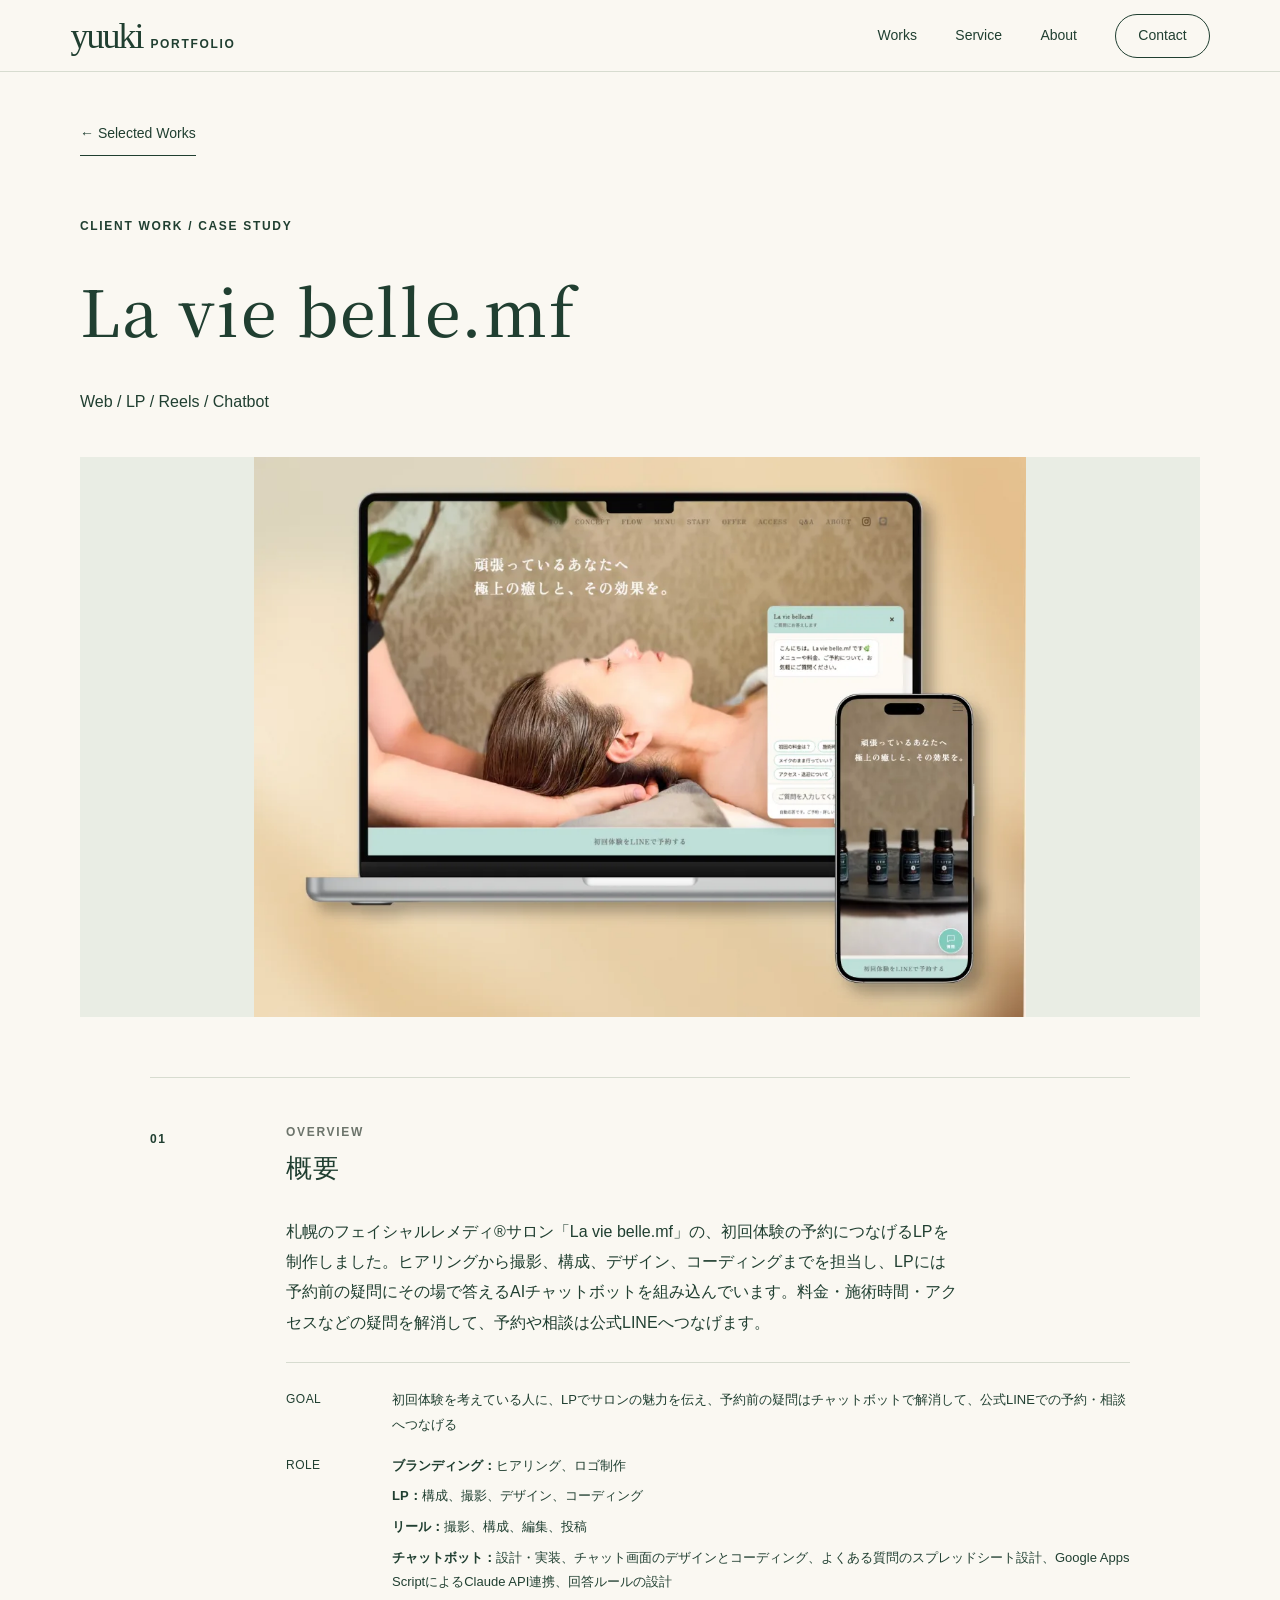
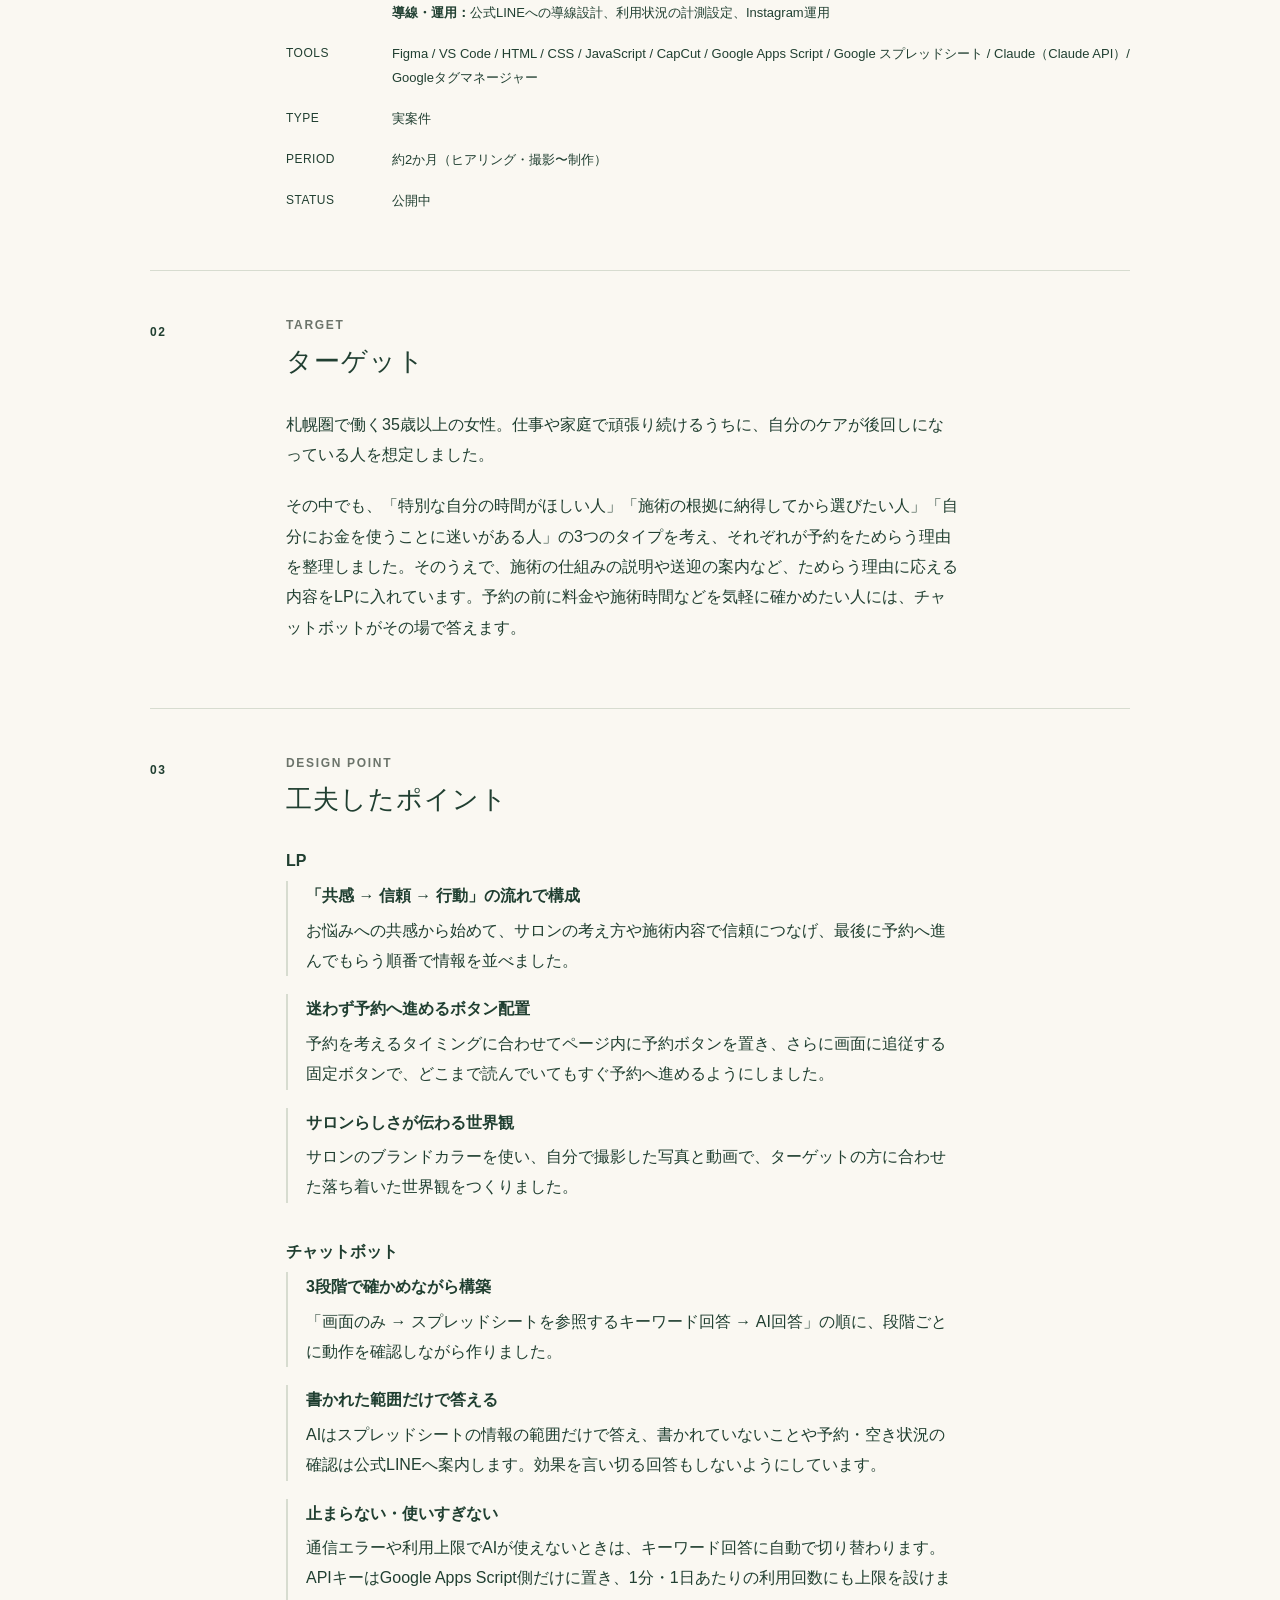
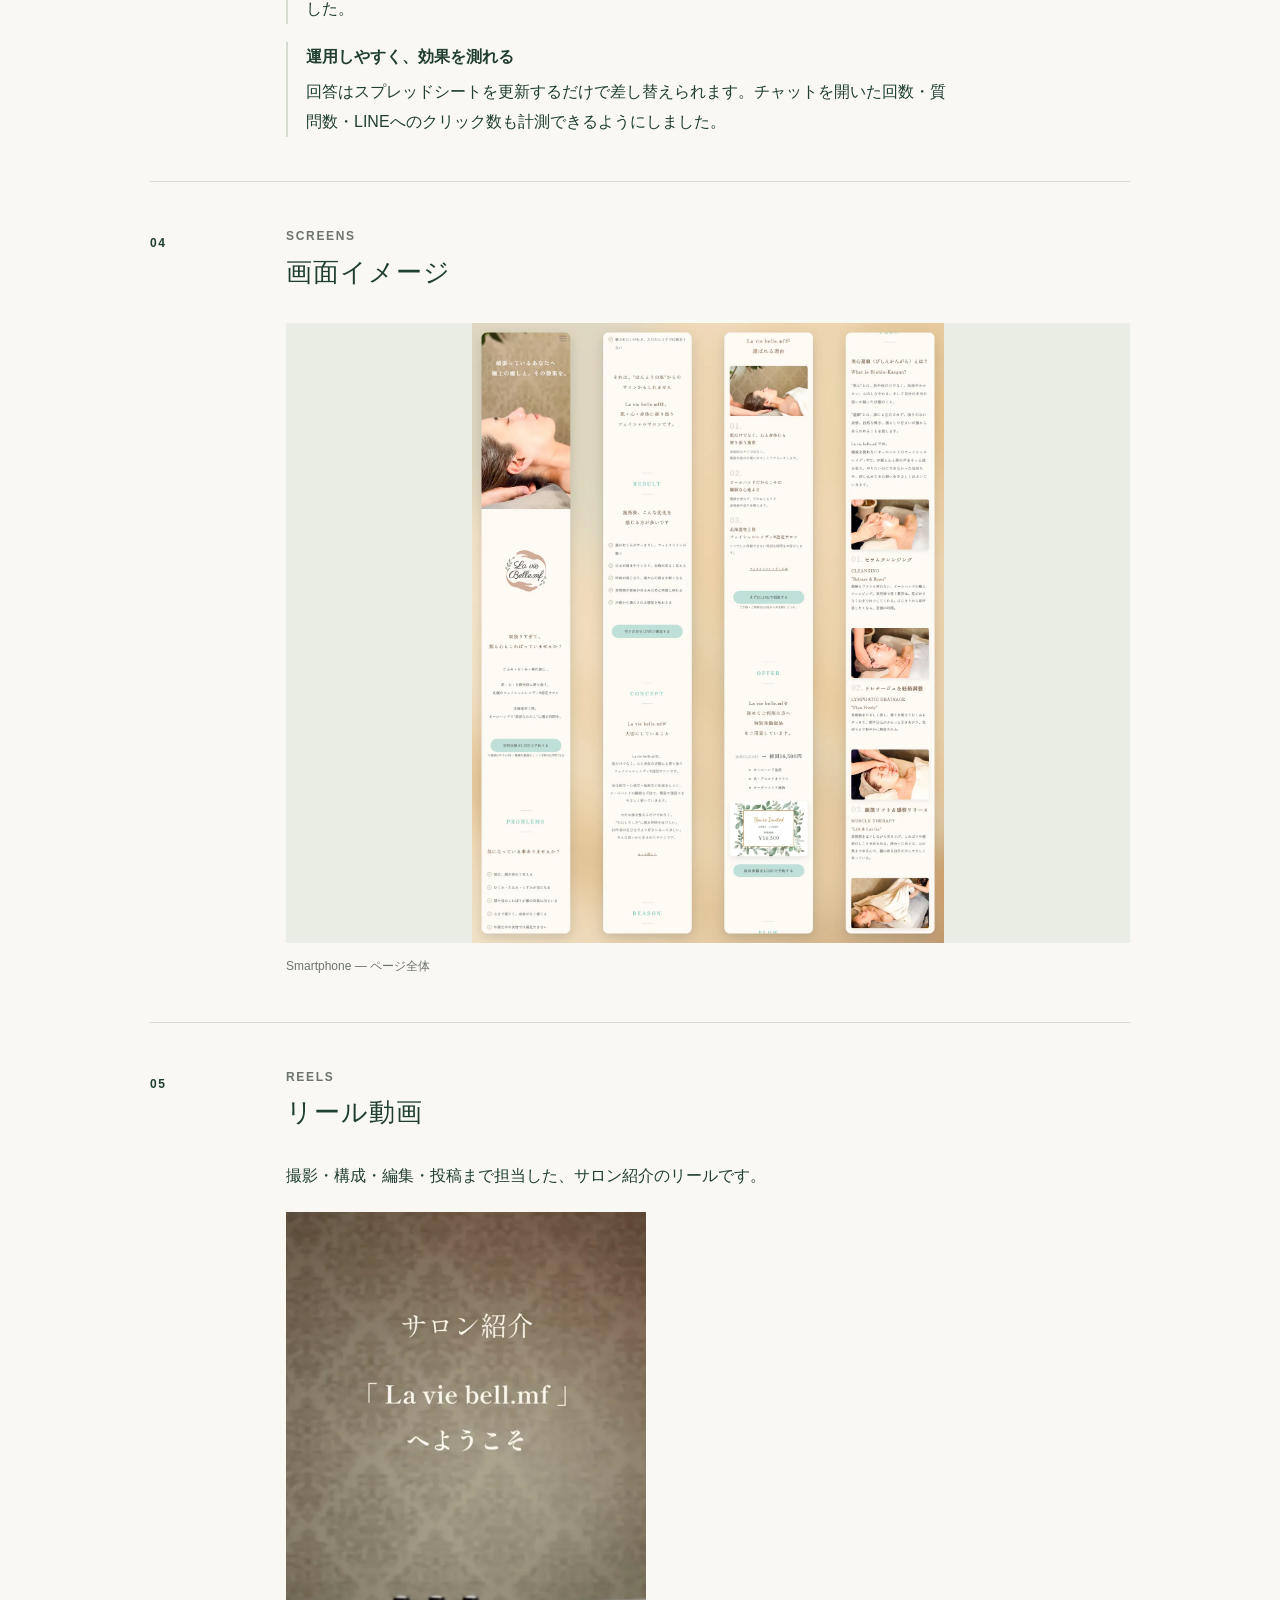
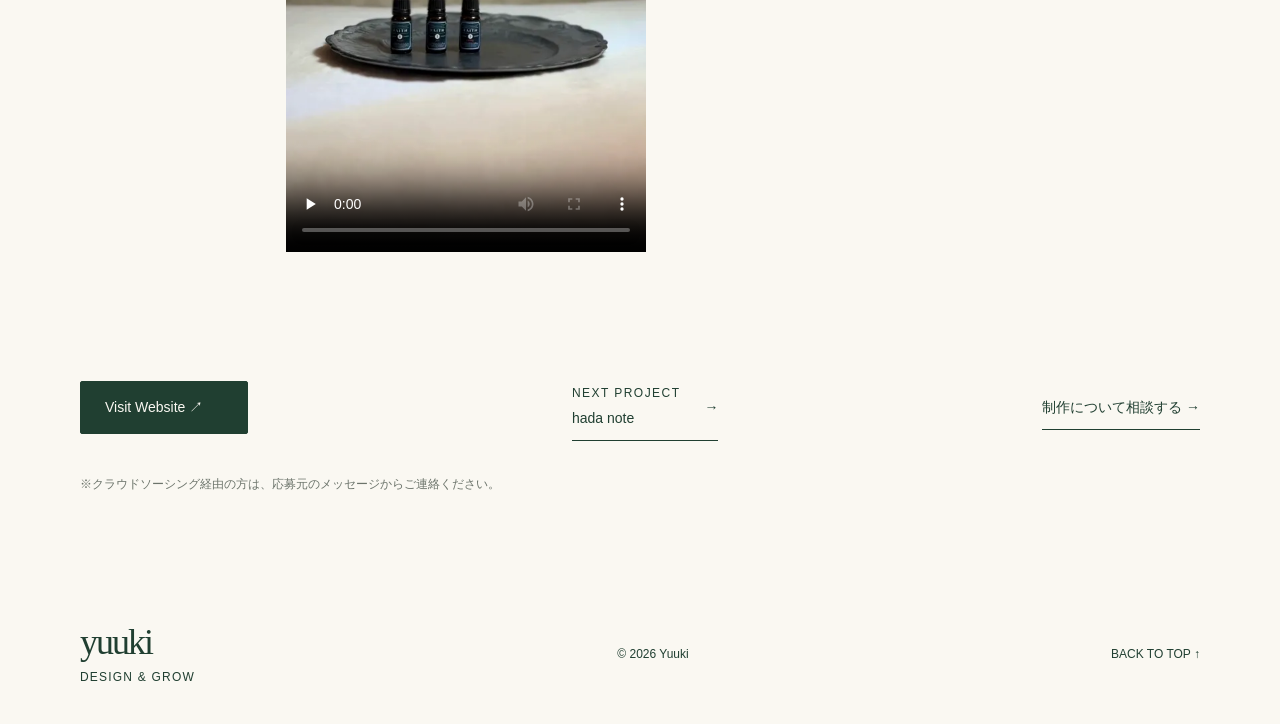
<file: works/laviebelle.html>
<!doctype html>
<html lang="ja">
  <head>
    <meta charset="utf-8">
    <meta name="viewport" content="width=device-width,initial-scale=1">
    <meta name="theme-color" content="#203f31">
    <meta name="description" content="La vie belle.mf — サロンの想いと施術の魅力を整理し、予約までの流れを設計したWeb制作。">
    <title>La vie belle.mf — CASE STUDY | Yuuki</title>
    <link rel="preconnect" href="https://fonts.googleapis.com">
    <link rel="preconnect" href="https://fonts.gstatic.com" crossorigin>
    <link rel="stylesheet" href="https://fonts.googleapis.com/css2?family=Noto+Serif+JP:wght@500&display=swap">
    <link rel="stylesheet" href="../style.css?v=20261105b">
    <script src="../app.js?v=20261105b" defer></script>
    <link rel="icon" href="../assets/favicon.svg" type="image/svg+xml">
    <link rel="icon" href="../assets/favicon-32.png" sizes="32x32" type="image/png">
    <link rel="icon" href="../assets/favicon-16.png" sizes="16x16" type="image/png">
    <link rel="icon" href="../assets/favicon.ico" sizes="48x48">
    <link rel="apple-touch-icon" href="../assets/apple-touch-icon.png">
    <link rel="manifest" href="../assets/site.webmanifest">
    <meta property="og:type" content="website">
    <meta property="og:locale" content="ja_JP">
    <meta property="og:site_name" content="Yuuki Portfolio">
    <meta property="og:title" content="La vie belle.mf — CASE STUDY | Yuuki">
    <meta property="og:description" content="La vie belle.mf — サロンの想いと施術の魅力を整理し、予約までの流れを設計したWeb制作。">
    <link rel="canonical" href="https://yuraharu8910.github.io/yuuki-portfolio/works/laviebelle.html">
    <meta property="og:url" content="https://yuraharu8910.github.io/yuuki-portfolio/works/laviebelle.html">
    <meta property="og:image" content="https://yuraharu8910.github.io/yuuki-portfolio/assets/ogp.png">
    <meta property="og:image:width" content="1200">
    <meta property="og:image:height" content="630">
    <meta name="twitter:card" content="summary_large_image">
  </head>
  <body>
    <a class="skip" href="#main">本文へ移動</a>
    <header class="header">
      <a class="brand" href="../index.html#home" aria-label="Yuuki Portfolio トップ">yuuki<span>PORTFOLIO</span></a>
      <button class="menu-toggle" type="button" aria-expanded="false" aria-controls="main-navigation" hidden>MENU</button>
      <nav aria-label="メインナビゲーション" id="main-navigation">
        <a href="../index.html#works">Works</a>
        <a href="../index.html#service">Service</a>
        <a href="../index.html#about">About</a>
        <a href="../index.html#contact" class="nav-contact">Contact</a>
      </nav>
    </header>
    <main id="main" class="case-main wrap">
      <a class="text-link" href="../index.html#works">← Selected Works</a>
      <!-- ========================= CASE-HERO ========================= -->
      <section class="case-hero">
        <p class="eyebrow">CLIENT WORK / CASE STUDY</p>
        <h1>La vie belle.mf</h1>
        <p>Web / LP / Reels / Chatbot</p>
        <div class="case-image">
          <img src="../assets/works/laviebelle/mockup-devices.webp" alt="La vie belle.mfのLPとチャットボットを表示したノートPCとスマートフォンのモックアップ" loading="eager" width="1080" height="783" decoding="async">
        </div>
      </section>
      <div class="case-body">
        <section class="case-section">
          <p class="eyebrow">01</p>
          <div>
            <p class="eyebrow case-label">OVERVIEW</p>
            <h2>概要</h2>
            <p>札幌のフェイシャルレメディ®サロン「La vie belle.mf」の、初回体験の予約につなげるLPを制作しました。ヒアリングから撮影、構成、デザイン、コーディングまでを担当し、LPには予約前の疑問にその場で答えるAIチャットボットを組み込んでいます。料金・施術時間・アクセスなどの疑問を解消して、予約や相談は公式LINEへつなげます。</p>
            <dl class="profile case-meta">
              <dt>GOAL</dt><dd>初回体験を考えている人に、LPでサロンの魅力を伝え、予約前の疑問はチャットボットで解消して、公式LINEでの予約・相談へつなげる</dd>
              <dt>ROLE</dt>
              <dd>
                <span class="role-line"><strong>ブランディング：</strong>ヒアリング、ロゴ制作</span>
                <span class="role-line"><strong>LP：</strong>構成、撮影、デザイン、コーディング</span>
                <span class="role-line"><strong>リール：</strong>撮影、構成、編集、投稿</span>
                <span class="role-line"><strong>チャットボット：</strong>設計・実装、チャット画面のデザインとコーディング、よくある質問のスプレッドシート設計、Google Apps ScriptによるClaude API連携、回答ルールの設計</span>
                <span class="role-line"><strong>導線・運用：</strong>公式LINEへの導線設計、利用状況の計測設定、Instagram運用</span>
              </dd>
              <dt>TOOLS</dt><dd>Figma / VS Code / HTML / CSS / JavaScript / CapCut / Google Apps Script / Google スプレッドシート / Claude（Claude API）/ Googleタグマネージャー</dd>
              <dt>TYPE</dt><dd>実案件</dd>
              <dt>PERIOD</dt><dd>約2か月（ヒアリング・撮影〜制作）</dd>
              <dt>STATUS</dt><dd>公開中</dd>
            </dl>
          </div>
        </section>
        <section class="case-section">
          <p class="eyebrow">02</p>
          <div>
            <p class="eyebrow case-label">TARGET</p>
            <h2>ターゲット</h2>
            <p>札幌圏で働く35歳以上の女性。仕事や家庭で頑張り続けるうちに、自分のケアが後回しになっている人を想定しました。</p>
            <p>その中でも、「特別な自分の時間がほしい人」「施術の根拠に納得してから選びたい人」「自分にお金を使うことに迷いがある人」の3つのタイプを考え、それぞれが予約をためらう理由を整理しました。そのうえで、施術の仕組みの説明や送迎の案内など、ためらう理由に応える内容をLPに入れています。予約の前に料金や施術時間などを気軽に確かめたい人には、チャットボットがその場で答えます。</p>
          </div>
        </section>
        <section class="case-section">
          <p class="eyebrow">03</p>
          <div>
            <p class="eyebrow case-label">DESIGN POINT</p>
            <h2>工夫したポイント</h2>
            <h3 class="case-subhead">LP</h3>
            <ul class="case-points">
              <li><strong>「共感 → 信頼 → 行動」の流れで構成</strong>お悩みへの共感から始めて、サロンの考え方や施術内容で信頼につなげ、最後に予約へ進んでもらう順番で情報を並べました。</li>
              <li><strong>迷わず予約へ進めるボタン配置</strong>予約を考えるタイミングに合わせてページ内に予約ボタンを置き、さらに画面に追従する固定ボタンで、どこまで読んでいてもすぐ予約へ進めるようにしました。</li>
              <li><strong>サロンらしさが伝わる世界観</strong>サロンのブランドカラーを使い、自分で撮影した写真と動画で、ターゲットの方に合わせた落ち着いた世界観をつくりました。</li>
            </ul>
            <h3 class="case-subhead">チャットボット</h3>
            <ul class="case-points">
              <li><strong>3段階で確かめながら構築</strong>「画面のみ → スプレッドシートを参照するキーワード回答 → AI回答」の順に、段階ごとに動作を確認しながら作りました。</li>
              <li><strong>書かれた範囲だけで答える</strong>AIはスプレッドシートの情報の範囲だけで答え、書かれていないことや予約・空き状況の確認は公式LINEへ案内します。効果を言い切る回答もしないようにしています。</li>
              <li><strong>止まらない・使いすぎない</strong>通信エラーや利用上限でAIが使えないときは、キーワード回答に自動で切り替わります。APIキーはGoogle Apps Script側だけに置き、1分・1日あたりの利用回数にも上限を設けました。</li>
              <li><strong>運用しやすく、効果を測れる</strong>回答はスプレッドシートを更新するだけで差し替えられます。チャットを開いた回数・質問数・LINEへのクリック数も計測できるようにしました。</li>
            </ul>
          </div>
        </section>
        <section class="case-section">
          <p class="eyebrow">04</p>
          <div>
            <p class="eyebrow case-label">SCREENS</p>
            <h2>画面イメージ</h2>
            <figure class="case-figure">
              <img src="../assets/works/laviebelle/mockup-screens.webp" alt="La vie belle.mfのLP、スマートフォン表示のページ全体を4つに分けて並べたモックアップ" loading="lazy" width="1400" height="1837" decoding="async">
              <figcaption>Smartphone — ページ全体</figcaption>
            </figure>
          </div>
        </section>
        <section class="case-section">
          <p class="eyebrow">05</p>
          <div>
            <p class="eyebrow case-label">REELS</p>
            <h2>リール動画</h2>
            <p>撮影・構成・編集・投稿まで担当した、サロン紹介のリールです。</p>
            <video class="case-video" controls playsinline preload="none" poster="../assets/works/laviebelle/card-reel.webp" width="540" height="960" aria-label="La vie belle.mfのサロン紹介リール">
              <source src="../assets/works/laviebelle/reel.mp4" type="video/mp4">
            </video>
          </div>
        </section>
      </div>
      <div class="case-bottom">
        <a class="cta" href="https://laviebelle-mf.com/01-lp/">Visit Website ↗<span class="sr-only">（外部サイトへ移動します）</span>
        </a>
        <a class="text-link" href="hada-note.html">
          <span>
            <small>NEXT PROJECT</small>hada note</span>
          <span aria-hidden="true">→</span>
        </a>
        <a class="text-link" href="../index.html#contact">制作について相談する →</a>
        <p class="cs-note">※クラウドソーシング経由の方は、応募元のメッセージからご連絡ください。</p>
      </div>
    </main>
    <footer class="wrap">
      <a class="brand" href="../index.html#home">yuuki<span>DESIGN &amp; GROW</span>
      </a>
      <span>© 2026 Yuuki</span>
      <a class="back" href="#main">BACK TO TOP ↑</a>
    </footer>
  </body>
</html>
</file>
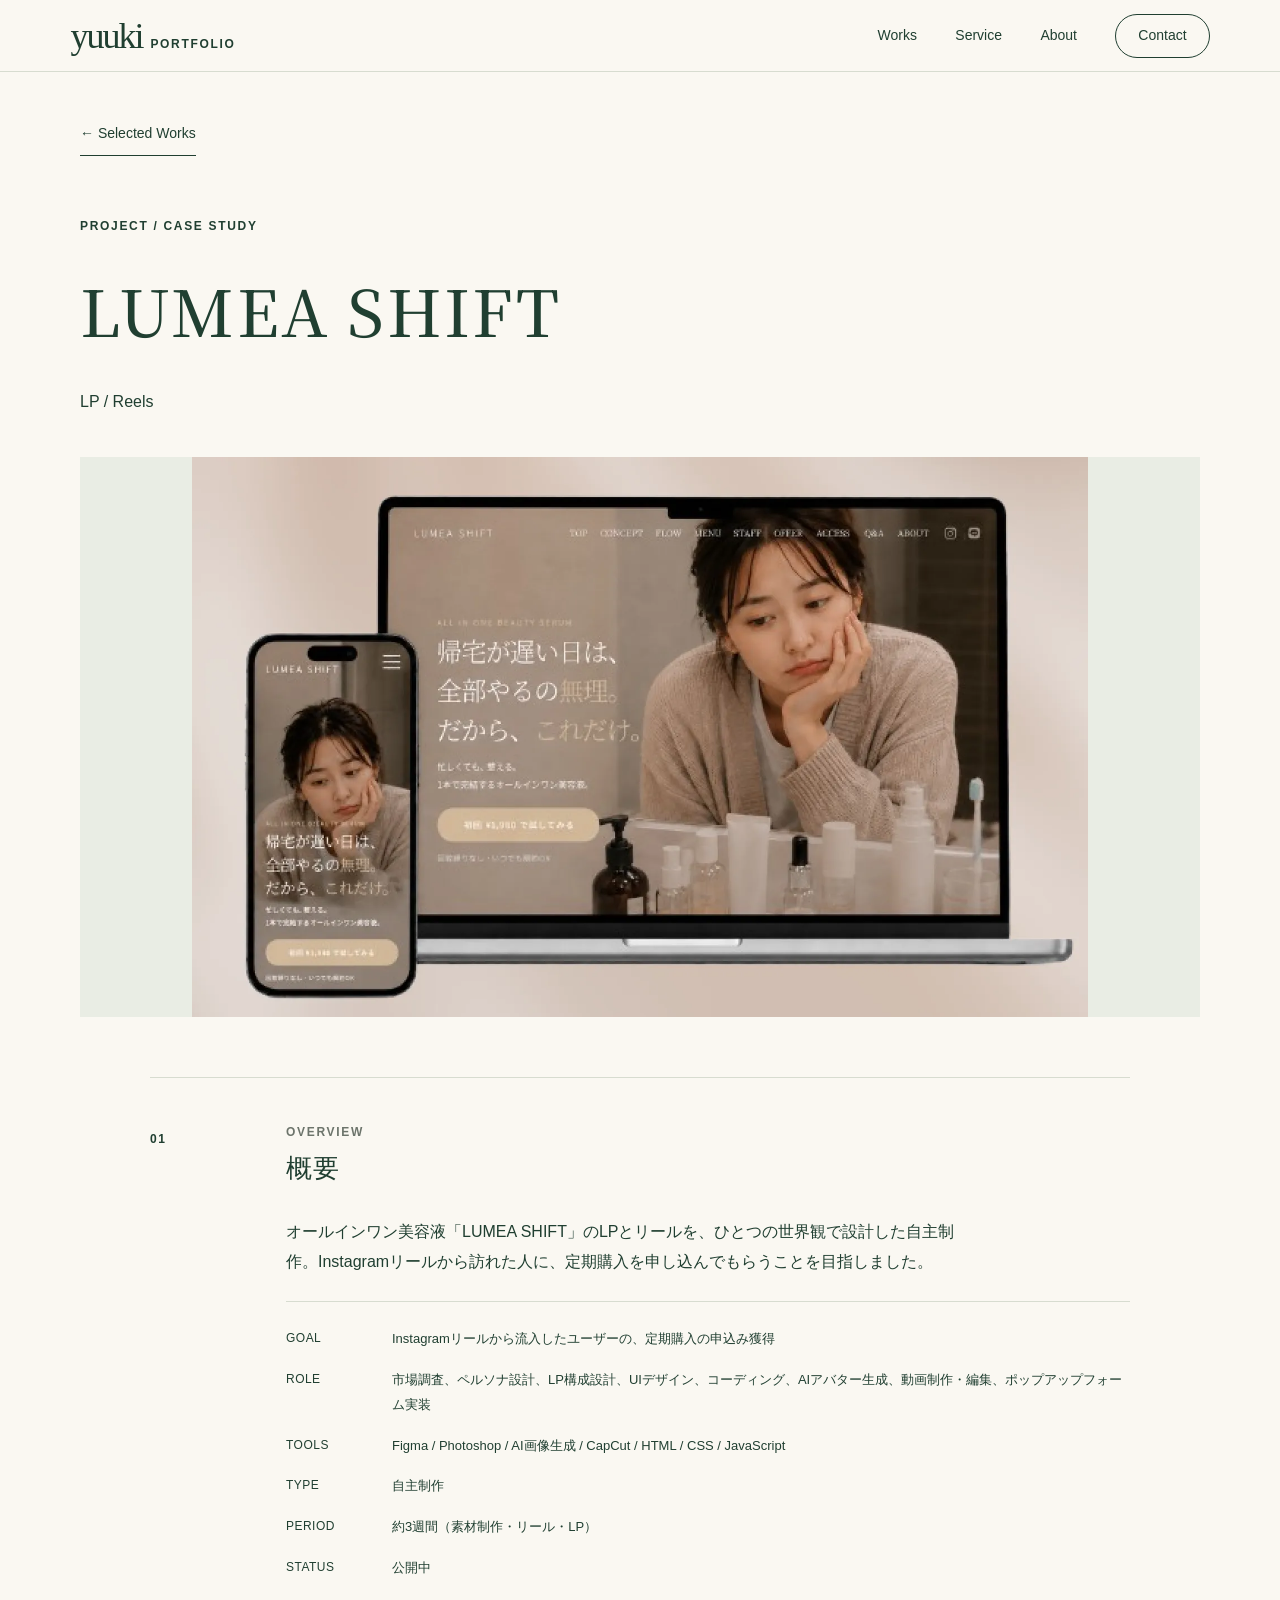
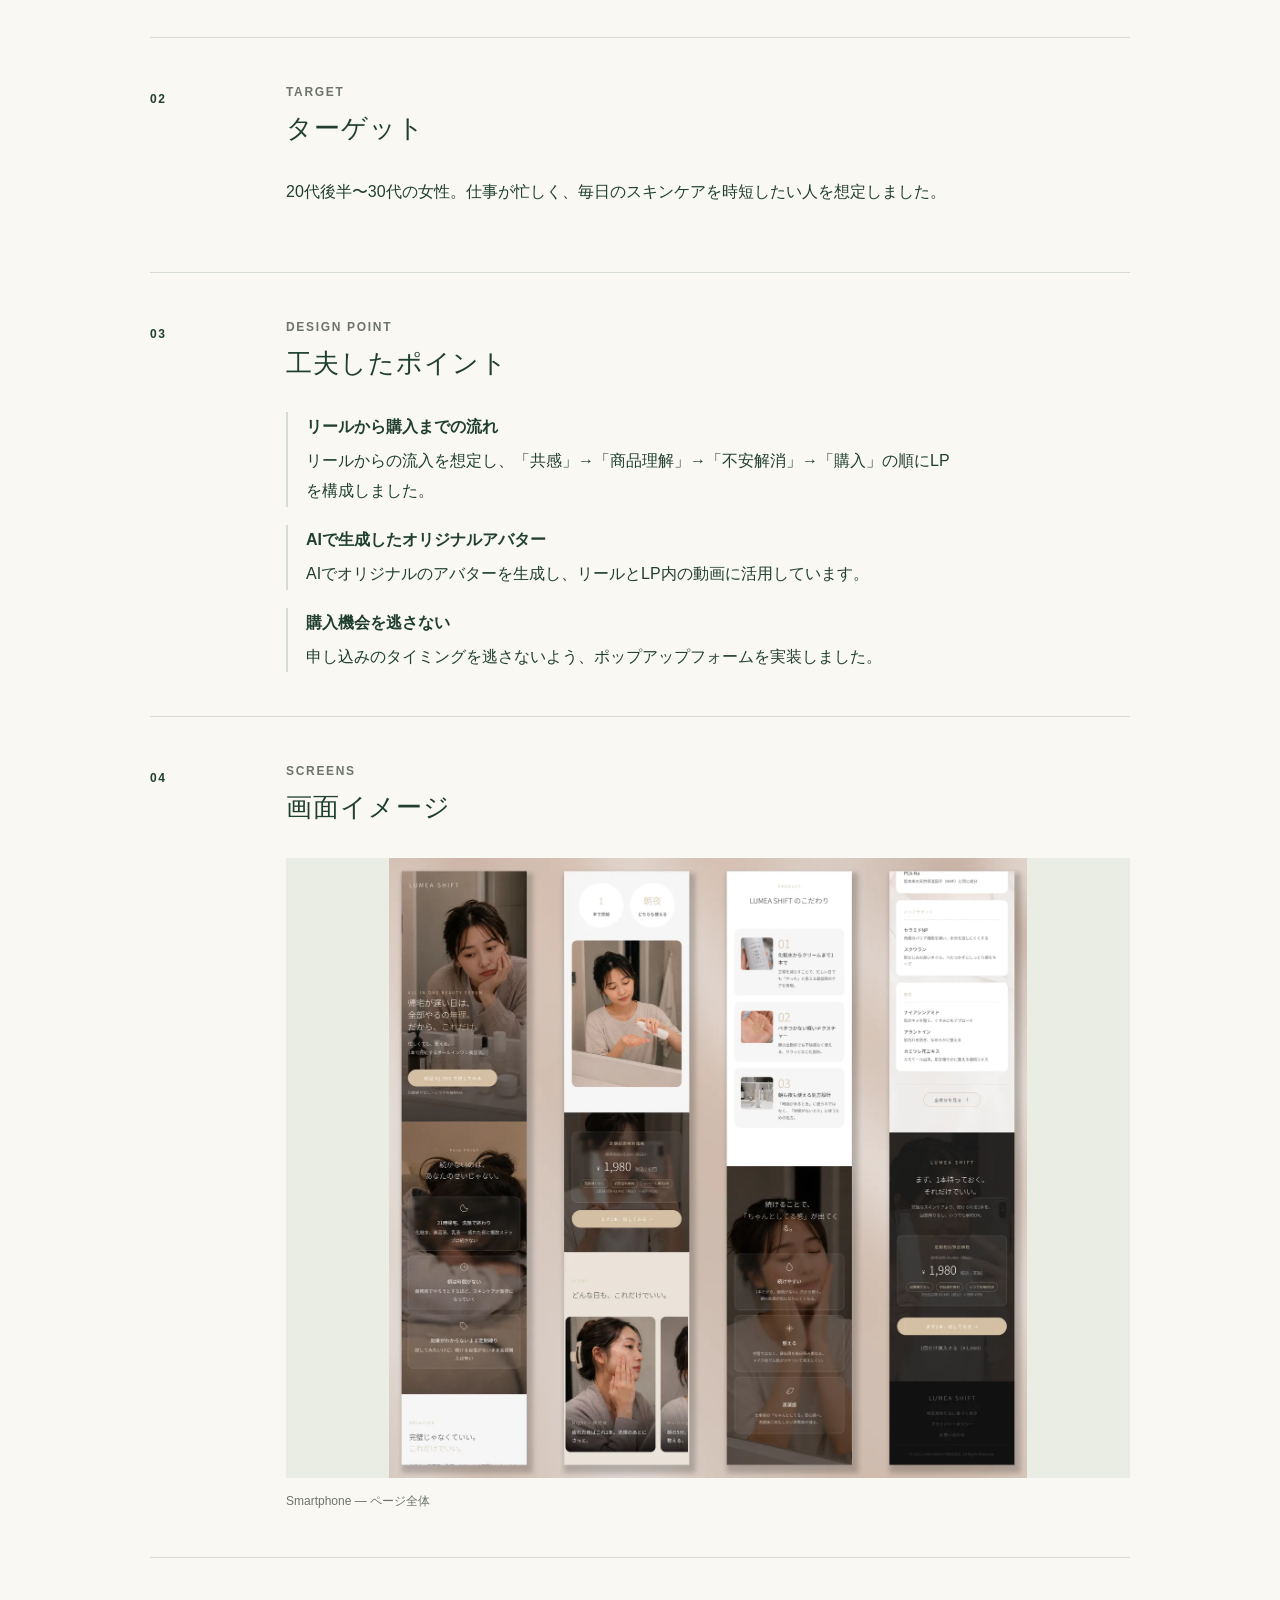
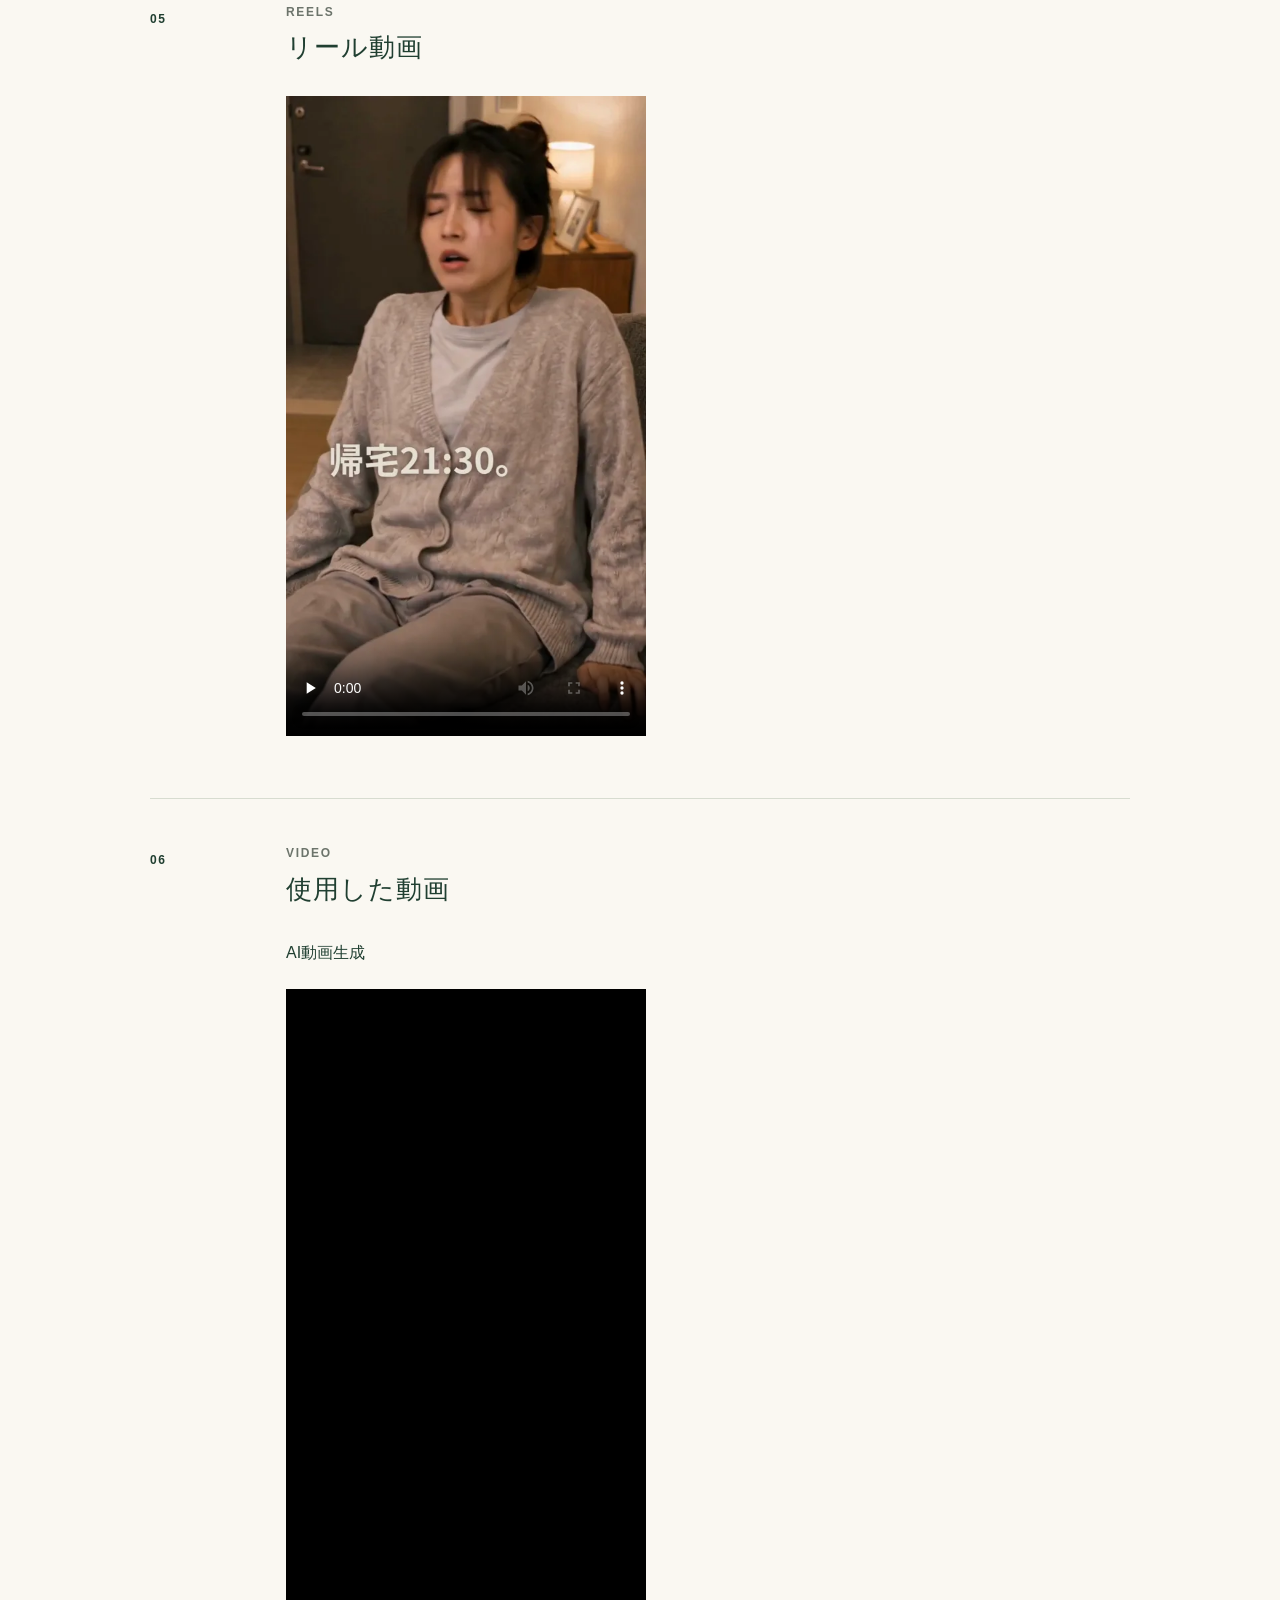
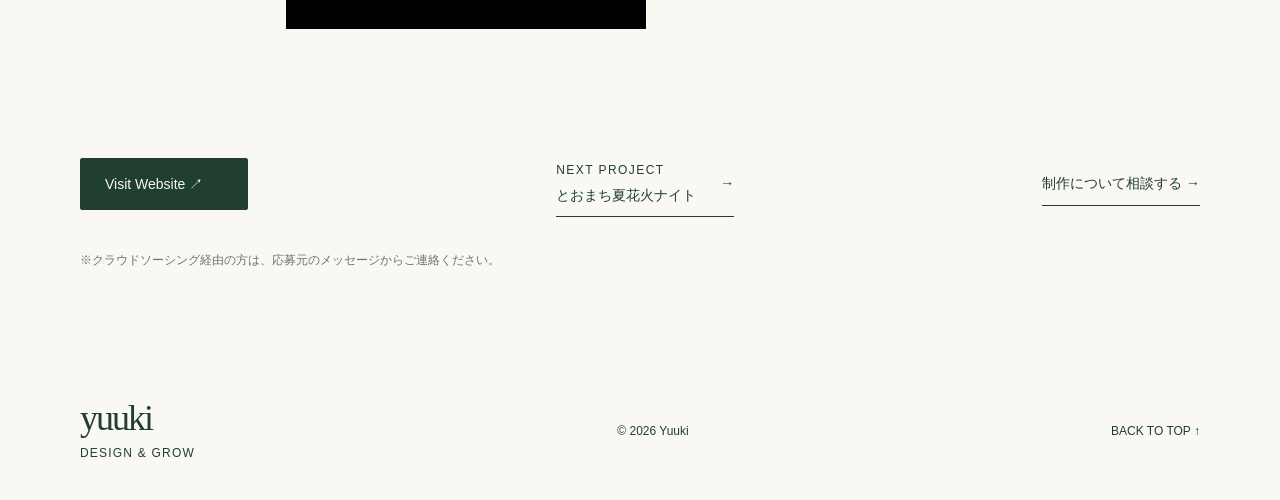
<file: works/lumea-shift.html>
<!doctype html>
<html lang="ja">
  <head>
    <meta charset="utf-8">
    <meta name="viewport" content="width=device-width,initial-scale=1">
    <meta name="theme-color" content="#203f31">
    <meta name="description" content="LUMEA SHIFT — 「完璧じゃなくていい」を軸に、LPとReelsをひとつの世界観で設計した自主制作。">
    <title>LUMEA SHIFT — CASE STUDY | Yuuki</title>
    <link rel="preconnect" href="https://fonts.googleapis.com">
    <link rel="preconnect" href="https://fonts.gstatic.com" crossorigin>
    <link rel="stylesheet" href="https://fonts.googleapis.com/css2?family=Noto+Serif+JP:wght@500&display=swap">
    <link rel="stylesheet" href="../style.css?v=20261105b">
    <script src="../app.js?v=20261105b" defer></script>
    <link rel="icon" href="../assets/favicon.svg" type="image/svg+xml">
    <link rel="icon" href="../assets/favicon-32.png" sizes="32x32" type="image/png">
    <link rel="icon" href="../assets/favicon-16.png" sizes="16x16" type="image/png">
    <link rel="icon" href="../assets/favicon.ico" sizes="48x48">
    <link rel="apple-touch-icon" href="../assets/apple-touch-icon.png">
    <link rel="manifest" href="../assets/site.webmanifest">
    <meta property="og:type" content="website">
    <meta property="og:locale" content="ja_JP">
    <meta property="og:site_name" content="Yuuki Portfolio">
    <meta property="og:title" content="LUMEA SHIFT — CASE STUDY | Yuuki">
    <meta property="og:description" content="LUMEA SHIFT — 「完璧じゃなくていい」を軸に、LPとReelsをひとつの世界観で設計した自主制作。">
    <link rel="canonical" href="https://yuraharu8910.github.io/yuuki-portfolio/works/lumea-shift.html">
    <meta property="og:url" content="https://yuraharu8910.github.io/yuuki-portfolio/works/lumea-shift.html">
    <meta property="og:image" content="https://yuraharu8910.github.io/yuuki-portfolio/assets/ogp.png">
    <meta property="og:image:width" content="1200">
    <meta property="og:image:height" content="630">
    <meta name="twitter:card" content="summary_large_image">
  </head>
  <body>
    <a class="skip" href="#main">本文へ移動</a>
    <header class="header">
      <a class="brand" href="../index.html#home" aria-label="Yuuki Portfolio トップ">yuuki<span>PORTFOLIO</span></a>
      <button class="menu-toggle" type="button" aria-expanded="false" aria-controls="main-navigation" hidden>MENU</button>
      <nav aria-label="メインナビゲーション" id="main-navigation">
        <a href="../index.html#works">Works</a>
        <a href="../index.html#service">Service</a>
        <a href="../index.html#about">About</a>
        <a href="../index.html#contact" class="nav-contact">Contact</a>
      </nav>
    </header>
    <main id="main" class="case-main wrap">
      <a class="text-link" href="../index.html#works">← Selected Works</a>
      <!-- ========================= CASE-HERO ========================= -->
      <section class="case-hero">
        <p class="eyebrow">PROJECT / CASE STUDY</p>
        <h1>LUMEA SHIFT</h1>
        <p>LP / Reels</p>
        <div class="case-image">
          <img src="../assets/works/lumea-shift/mockup-devices.webp" alt="LUMEA SHIFTのLPを表示したノートPCとスマートフォンのモックアップ" loading="eager" width="1600" height="1000" decoding="async">
        </div>
      </section>
      <div class="case-body">
        <section class="case-section">
          <p class="eyebrow">01</p>
          <div>
            <p class="eyebrow case-label">OVERVIEW</p>
            <h2>概要</h2>
            <p>オールインワン美容液「LUMEA SHIFT」のLPとリールを、ひとつの世界観で設計した自主制作。Instagramリールから訪れた人に、定期購入を申し込んでもらうことを目指しました。</p>
            <dl class="profile case-meta">
              <dt>GOAL</dt><dd>Instagramリールから流入したユーザーの、定期購入の申込み獲得</dd>
              <dt>ROLE</dt><dd>市場調査、ペルソナ設計、LP構成設計、UIデザイン、コーディング、AIアバター生成、動画制作・編集、ポップアップフォーム実装</dd>
              <dt>TOOLS</dt><dd>Figma / Photoshop / AI画像生成 / CapCut / HTML / CSS / JavaScript</dd>
              <dt>TYPE</dt><dd>自主制作</dd>
              <dt>PERIOD</dt><dd>約3週間（素材制作・リール・LP）</dd>
              <dt>STATUS</dt><dd>公開中</dd>
            </dl>
          </div>
        </section>
        <section class="case-section">
          <p class="eyebrow">02</p>
          <div>
            <p class="eyebrow case-label">TARGET</p>
            <h2>ターゲット</h2>
            <p>20代後半〜30代の女性。仕事が忙しく、毎日のスキンケアを時短したい人を想定しました。</p>
          </div>
        </section>
        <section class="case-section">
          <p class="eyebrow">03</p>
          <div>
            <p class="eyebrow case-label">DESIGN POINT</p>
            <h2>工夫したポイント</h2>
            <ul class="case-points">
              <li><strong>リールから購入までの流れ</strong>リールからの流入を想定し、「共感」→「商品理解」→「不安解消」→「購入」の順にLPを構成しました。</li>
              <li><strong>AIで生成したオリジナルアバター</strong>AIでオリジナルのアバターを生成し、リールとLP内の動画に活用しています。</li>
              <li><strong>購入機会を逃さない</strong>申し込みのタイミングを逃さないよう、ポップアップフォームを実装しました。</li>
            </ul>
          </div>
        </section>
        <section class="case-section">
          <p class="eyebrow">04</p>
          <div>
            <p class="eyebrow case-label">SCREENS</p>
            <h2>画面イメージ</h2>
            <figure class="case-figure">
              <img src="../assets/works/lumea-shift/mockup-screens.webp" alt="LUMEA SHIFTのLP、スマートフォン表示のページ全体を4つに分けて並べたモックアップ" loading="lazy" width="1400" height="1359" decoding="async">
              <figcaption>Smartphone — ページ全体</figcaption>
            </figure>
          </div>
        </section>
        <section class="case-section">
          <p class="eyebrow">05</p>
          <div>
            <p class="eyebrow case-label">REELS</p>
            <h2>リール動画</h2>
            <video class="case-video" controls playsinline preload="none" poster="../assets/works/lumea-shift/card-reel.webp" width="540" height="960" aria-label="LUMEA SHIFTのリール">
              <source src="../assets/works/lumea-shift/reel.mp4" type="video/mp4">
            </video>
          </div>
        </section>
        <section class="case-section">
          <p class="eyebrow">06</p>
          <div>
            <p class="eyebrow case-label">VIDEO</p>
            <h2>使用した動画</h2>
            <p>AI動画生成</p>
            <video class="case-video" muted loop playsinline preload="none" data-inview width="720" height="1280" aria-label="LUMEA SHIFT の使用動画（音声なし）">
              <source src="../assets/works/lumea-shift/lumea-lp.mp4" type="video/mp4">
            </video>
          </div>
        </section>
      </div>
      <div class="case-bottom">
        <a class="cta" href="https://yuraharu8910.github.io/lumea-shift-lp/">Visit Website ↗<span class="sr-only">（外部サイトへ移動します）</span>
        </a>
        <a class="text-link" href="tomachi.html">
          <span>
            <small>NEXT PROJECT</small>とおまち夏花火ナイト</span>
          <span aria-hidden="true">→</span>
        </a>
        <a class="text-link" href="../index.html#contact">制作について相談する →</a>
        <p class="cs-note">※クラウドソーシング経由の方は、応募元のメッセージからご連絡ください。</p>
      </div>
    </main>
    <footer class="wrap">
      <a class="brand" href="../index.html#home">yuuki<span>DESIGN &amp; GROW</span>
      </a>
      <span>© 2026 Yuuki</span>
      <a class="back" href="#main">BACK TO TOP ↑</a>
    </footer>
  </body>
</html>
</file>
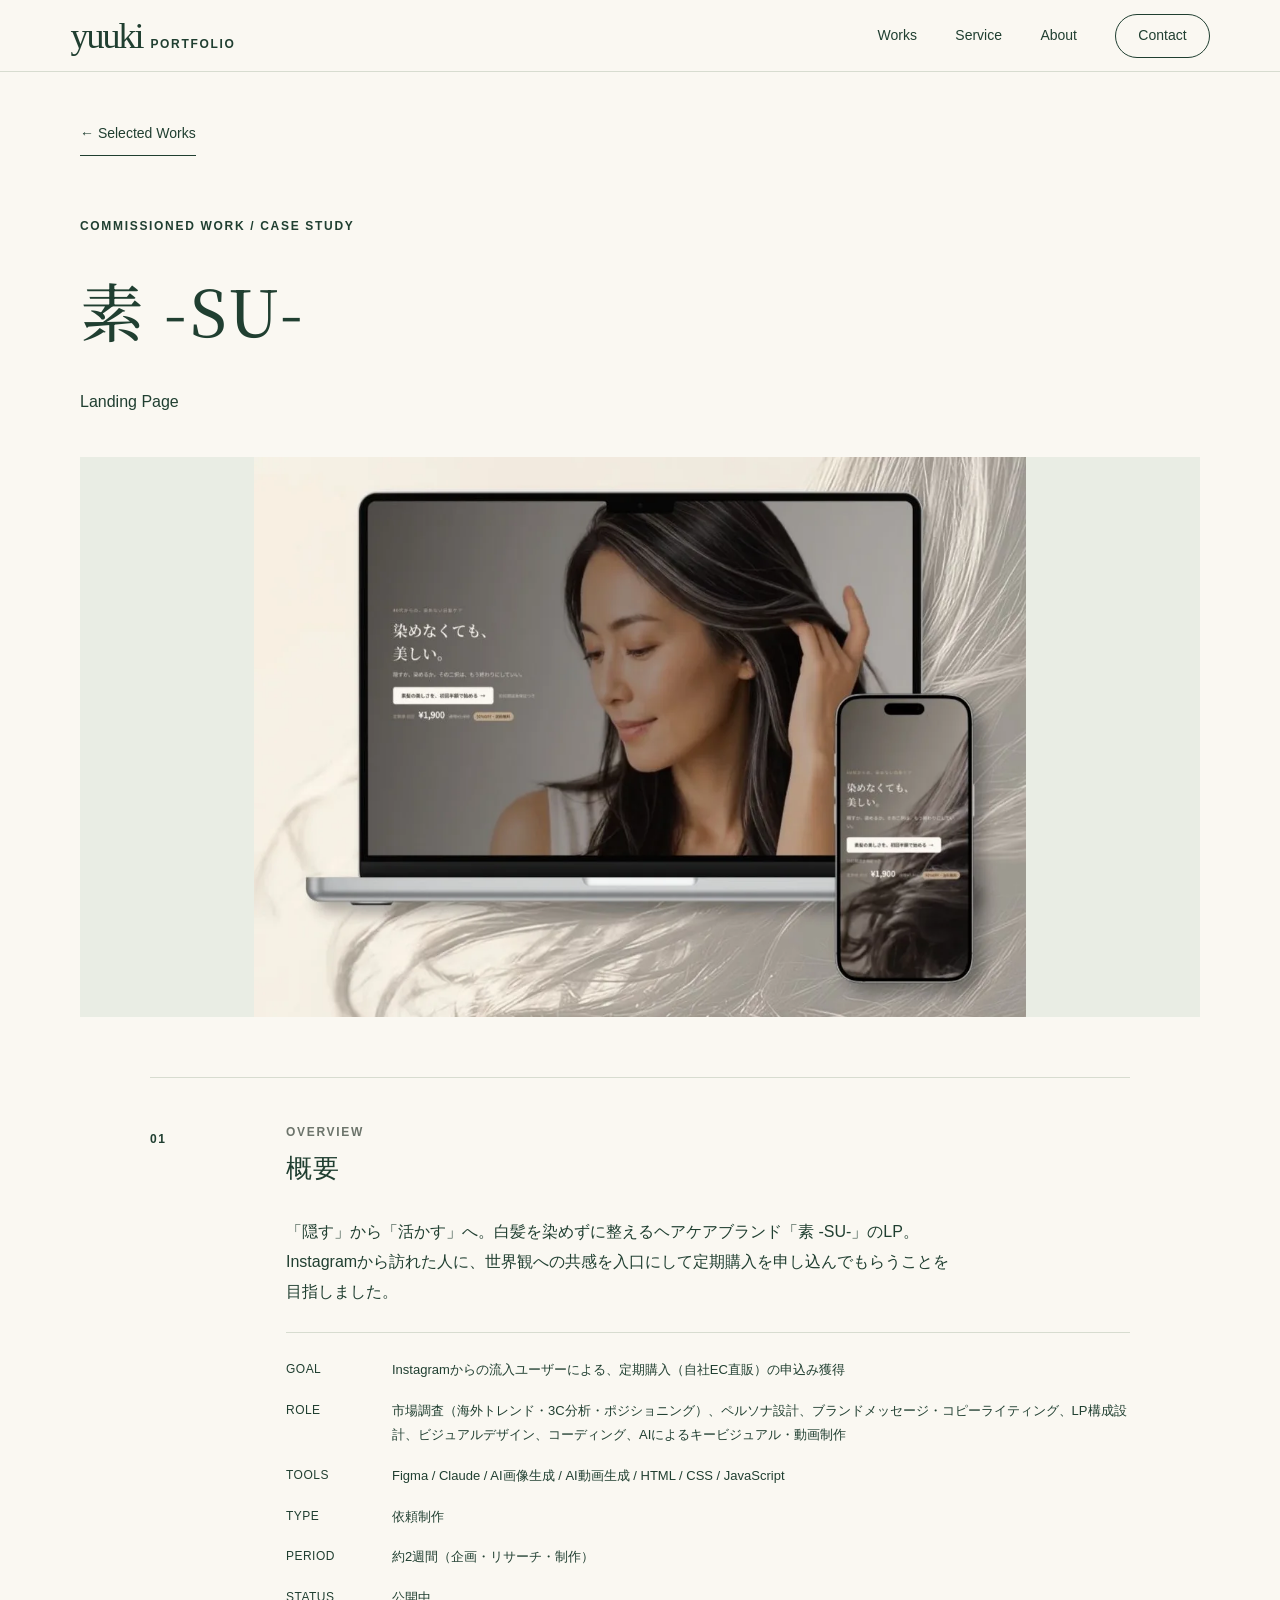
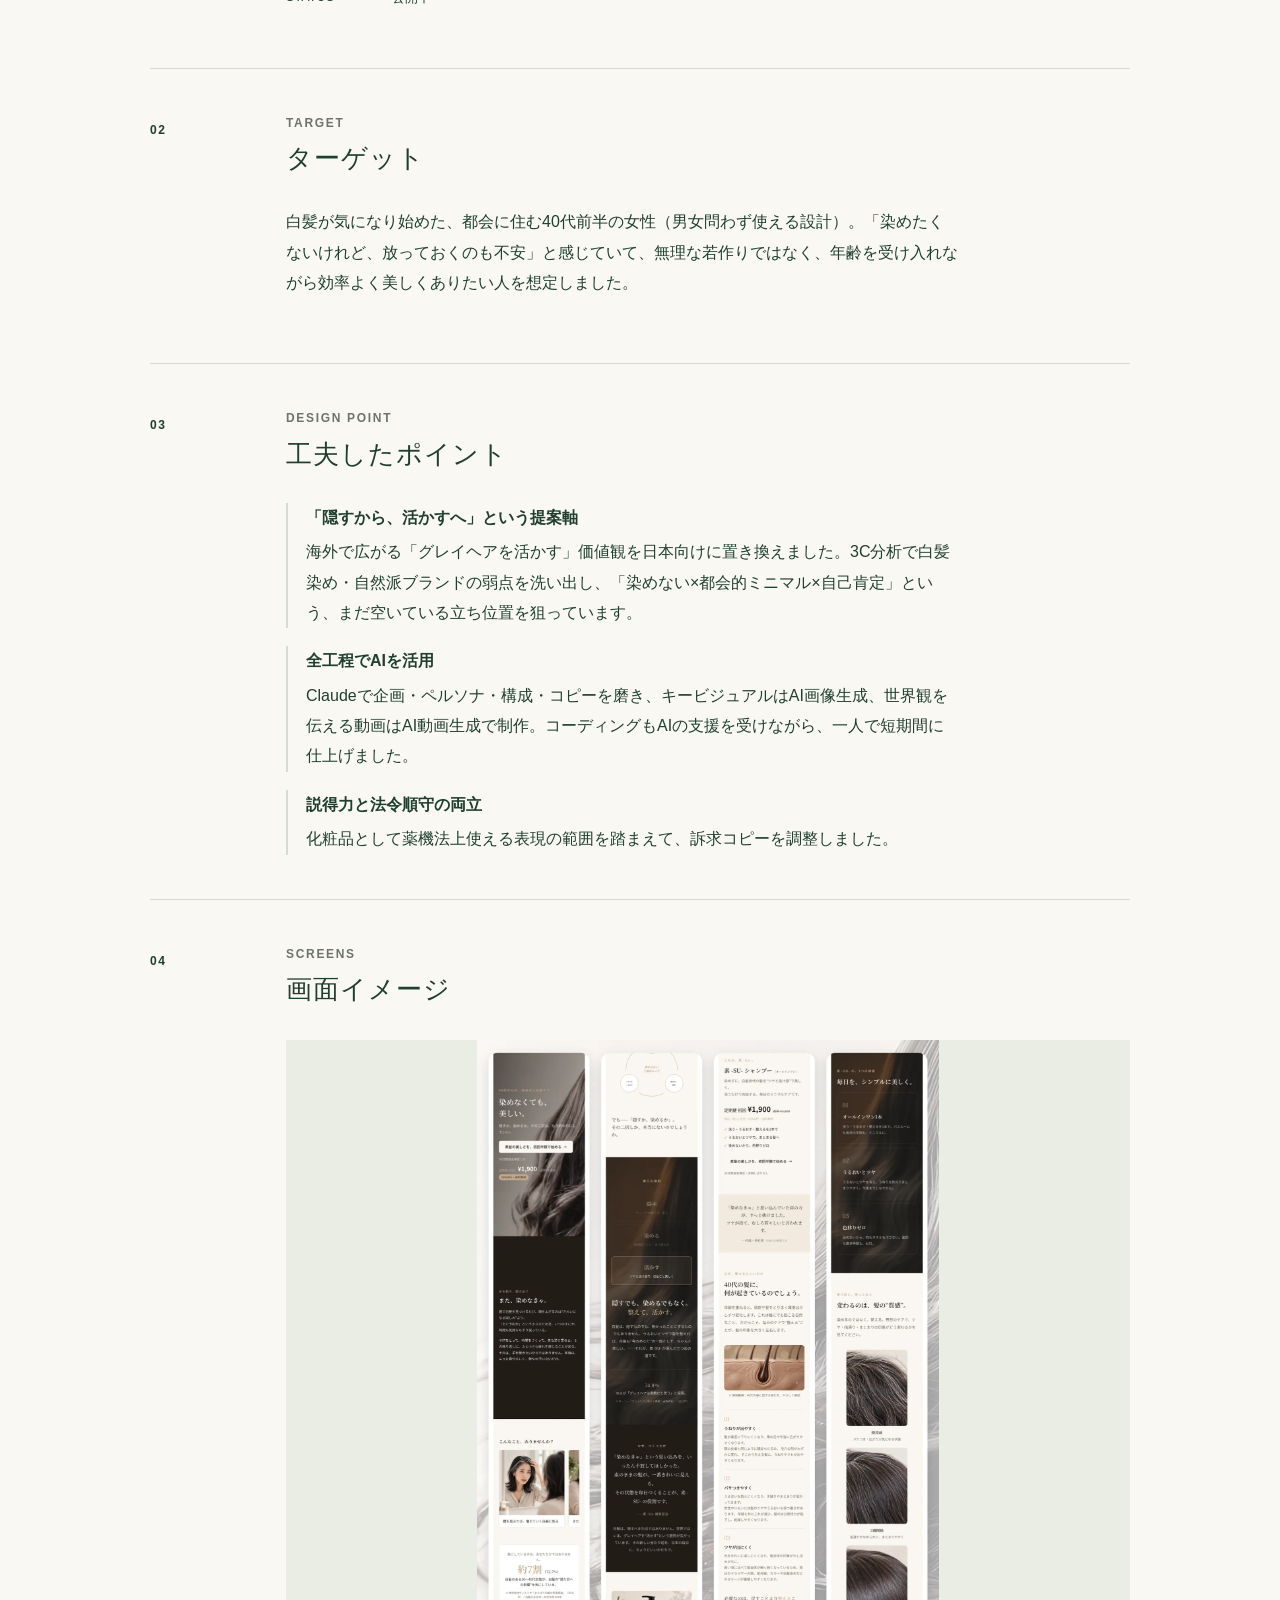
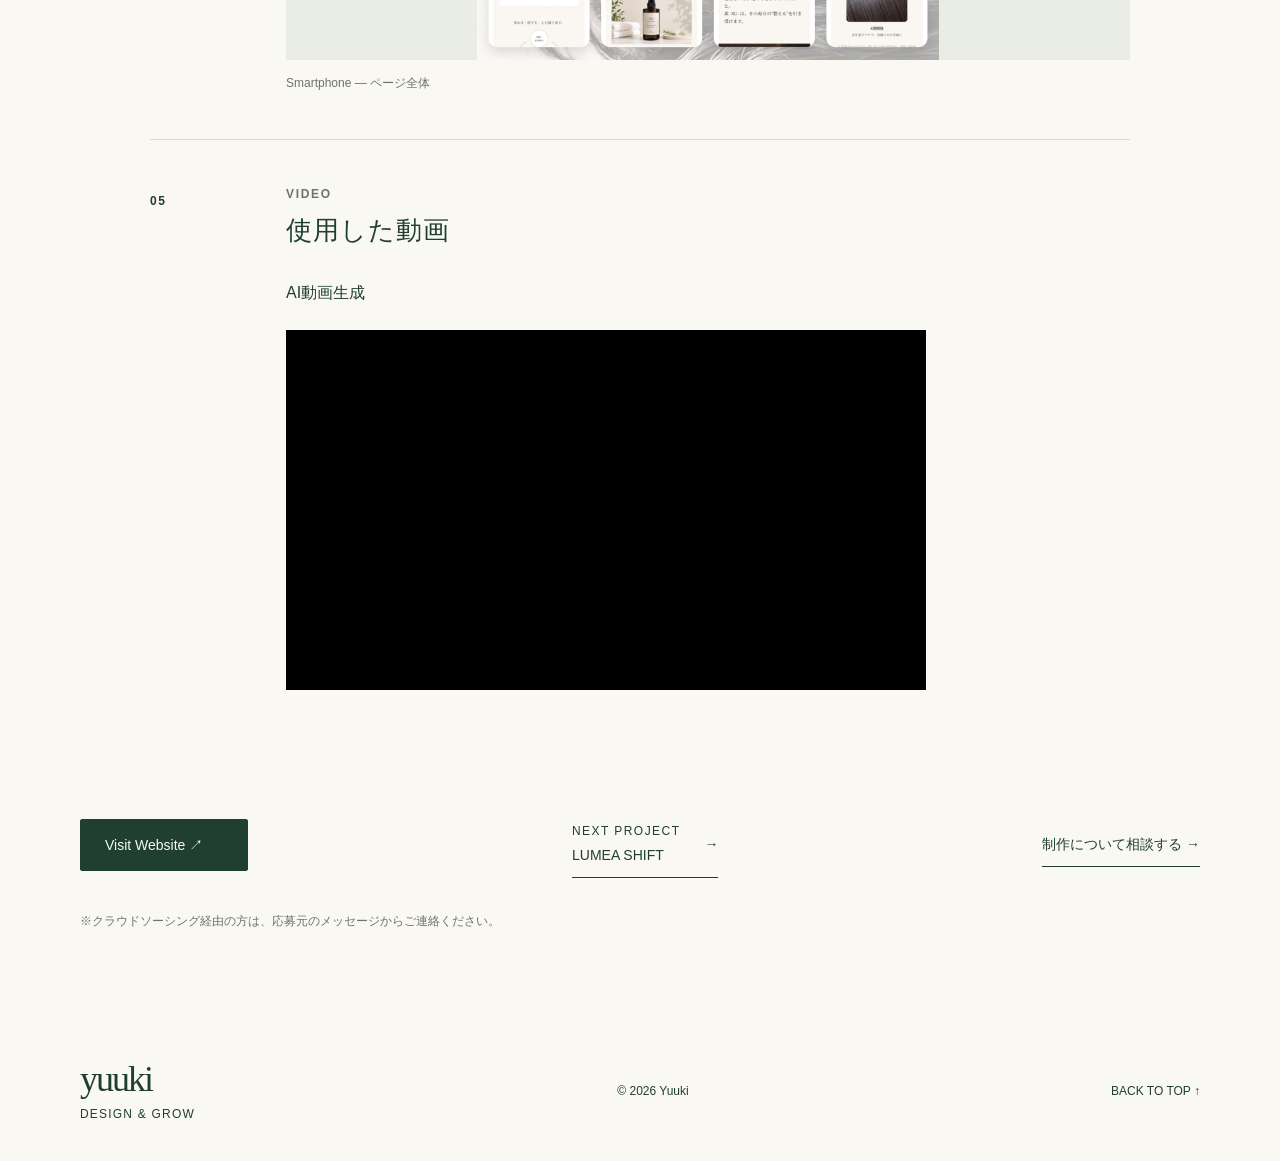
<file: works/su.html>
<!doctype html>
<html lang="ja">
  <head>
    <meta charset="utf-8">
    <meta name="viewport" content="width=device-width,initial-scale=1">
    <meta name="theme-color" content="#203f31">
    <meta name="description" content="素 -SU- — 「隠す」から「活かす」へ。リサーチからブランドの立ち位置を設計したヘアケアLP。">
    <title>素 -SU- — CASE STUDY | Yuuki</title>
    <link rel="preconnect" href="https://fonts.googleapis.com">
    <link rel="preconnect" href="https://fonts.gstatic.com" crossorigin>
    <link rel="stylesheet" href="https://fonts.googleapis.com/css2?family=Noto+Serif+JP:wght@500&display=swap">
    <link rel="stylesheet" href="../style.css?v=20261105b">
    <script src="../app.js?v=20261105b" defer></script>
    <link rel="icon" href="../assets/favicon.svg" type="image/svg+xml">
    <link rel="icon" href="../assets/favicon-32.png" sizes="32x32" type="image/png">
    <link rel="icon" href="../assets/favicon-16.png" sizes="16x16" type="image/png">
    <link rel="icon" href="../assets/favicon.ico" sizes="48x48">
    <link rel="apple-touch-icon" href="../assets/apple-touch-icon.png">
    <link rel="manifest" href="../assets/site.webmanifest">
    <meta property="og:type" content="website">
    <meta property="og:locale" content="ja_JP">
    <meta property="og:site_name" content="Yuuki Portfolio">
    <meta property="og:title" content="素 -SU- — CASE STUDY | Yuuki">
    <meta property="og:description" content="素 -SU- — 「隠す」から「活かす」へ。リサーチからブランドの立ち位置を設計したヘアケアLP。">
    <link rel="canonical" href="https://yuraharu8910.github.io/yuuki-portfolio/works/su.html">
    <meta property="og:url" content="https://yuraharu8910.github.io/yuuki-portfolio/works/su.html">
    <meta property="og:image" content="https://yuraharu8910.github.io/yuuki-portfolio/assets/ogp.png">
    <meta property="og:image:width" content="1200">
    <meta property="og:image:height" content="630">
    <meta name="twitter:card" content="summary_large_image">
  </head>
  <body>
    <a class="skip" href="#main">本文へ移動</a>
    <header class="header">
      <a class="brand" href="../index.html#home" aria-label="Yuuki Portfolio トップ">yuuki<span>PORTFOLIO</span></a>
      <button class="menu-toggle" type="button" aria-expanded="false" aria-controls="main-navigation" hidden>MENU</button>
      <nav aria-label="メインナビゲーション" id="main-navigation">
        <a href="../index.html#works">Works</a>
        <a href="../index.html#service">Service</a>
        <a href="../index.html#about">About</a>
        <a href="../index.html#contact" class="nav-contact">Contact</a>
      </nav>
    </header>
    <main id="main" class="case-main wrap">
      <a class="text-link" href="../index.html#works">← Selected Works</a>
      <!-- ========================= CASE-HERO ========================= -->
      <section class="case-hero">
        <p class="eyebrow">COMMISSIONED WORK / CASE STUDY</p>
        <h1>素 -SU-</h1>
        <p>Landing Page</p>
        <div class="case-image">
          <img src="../assets/works/su/mockup-devices.webp" alt="素 -SU- のLPを表示したノートPCとスマートフォンのモックアップ" loading="eager" width="1080" height="783" decoding="async">
        </div>
      </section>
      <div class="case-body">
        <section class="case-section">
          <p class="eyebrow">01</p>
          <div>
            <p class="eyebrow case-label">OVERVIEW</p>
            <h2>概要</h2>
            <p>「隠す」から「活かす」へ。白髪を染めずに整えるヘアケアブランド「素 -SU-」のLP。Instagramから訪れた人に、世界観への共感を入口にして定期購入を申し込んでもらうことを目指しました。</p>
            <dl class="profile case-meta">
              <dt>GOAL</dt><dd>Instagramからの流入ユーザーによる、定期購入（自社EC直販）の申込み獲得</dd>
              <dt>ROLE</dt><dd>市場調査（海外トレンド・3C分析・ポジショニング）、ペルソナ設計、ブランドメッセージ・コピーライティング、LP構成設計、ビジュアルデザイン、コーディング、AIによるキービジュアル・動画制作</dd>
              <dt>TOOLS</dt><dd>Figma / Claude / AI画像生成 / AI動画生成 / HTML / CSS / JavaScript</dd>
              <dt>TYPE</dt><dd>依頼制作</dd>
              <dt>PERIOD</dt><dd>約2週間（企画・リサーチ・制作）</dd>
              <dt>STATUS</dt><dd>公開中</dd>
            </dl>
          </div>
        </section>
        <section class="case-section">
          <p class="eyebrow">02</p>
          <div>
            <p class="eyebrow case-label">TARGET</p>
            <h2>ターゲット</h2>
            <p>白髪が気になり始めた、都会に住む40代前半の女性（男女問わず使える設計）。「染めたくないけれど、放っておくのも不安」と感じていて、無理な若作りではなく、年齢を受け入れながら効率よく美しくありたい人を想定しました。</p>
          </div>
        </section>
        <section class="case-section">
          <p class="eyebrow">03</p>
          <div>
            <p class="eyebrow case-label">DESIGN POINT</p>
            <h2>工夫したポイント</h2>
            <ul class="case-points">
              <li><strong>「隠すから、活かすへ」という提案軸</strong>海外で広がる「グレイヘアを活かす」価値観を日本向けに置き換えました。3C分析で白髪染め・自然派ブランドの弱点を洗い出し、「染めない×都会的ミニマル×自己肯定」という、まだ空いている立ち位置を狙っています。</li>
              <li><strong>全工程でAIを活用</strong>Claudeで企画・ペルソナ・構成・コピーを磨き、キービジュアルはAI画像生成、世界観を伝える動画はAI動画生成で制作。コーディングもAIの支援を受けながら、一人で短期間に仕上げました。</li>
              <li><strong>説得力と法令順守の両立</strong>化粧品として薬機法上使える表現の範囲を踏まえて、訴求コピーを調整しました。</li>
            </ul>
          </div>
        </section>
        <section class="case-section">
          <p class="eyebrow">04</p>
          <div>
            <p class="eyebrow case-label">SCREENS</p>
            <h2>画面イメージ</h2>
            <figure class="case-figure">
              <img src="../assets/works/su/mockup-screens.webp" alt="素 -SU- のLP、スマートフォン表示のページ全体を4つに分けて並べたモックアップ" loading="lazy" width="1400" height="1881" decoding="async">
              <figcaption>Smartphone — ページ全体</figcaption>
            </figure>
          </div>
        </section>
        <section class="case-section">
          <p class="eyebrow">05</p>
          <div>
            <p class="eyebrow case-label">VIDEO</p>
            <h2>使用した動画</h2>
            <p>AI動画生成</p>
            <video class="case-video case-video--landscape" muted loop playsinline preload="none" data-inview width="1280" height="720" aria-label="素 -SU- の使用動画（音声なし）">
              <source src="../assets/works/su/science.mp4" type="video/mp4">
            </video>
          </div>
        </section>
      </div>
      <div class="case-bottom">
        <a class="cta" href="https://yuraharu8910.github.io/su-lp/">Visit Website ↗<span class="sr-only">（外部サイトへ移動します）</span>
        </a>
        <a class="text-link" href="lumea-shift.html">
          <span>
            <small>NEXT PROJECT</small>LUMEA SHIFT</span>
          <span aria-hidden="true">→</span>
        </a>
        <a class="text-link" href="../index.html#contact">制作について相談する →</a>
        <p class="cs-note">※クラウドソーシング経由の方は、応募元のメッセージからご連絡ください。</p>
      </div>
    </main>
    <footer class="wrap">
      <a class="brand" href="../index.html#home">yuuki<span>DESIGN &amp; GROW</span>
      </a>
      <span>© 2026 Yuuki</span>
      <a class="back" href="#main">BACK TO TOP ↑</a>
    </footer>
  </body>
</html>
</file>
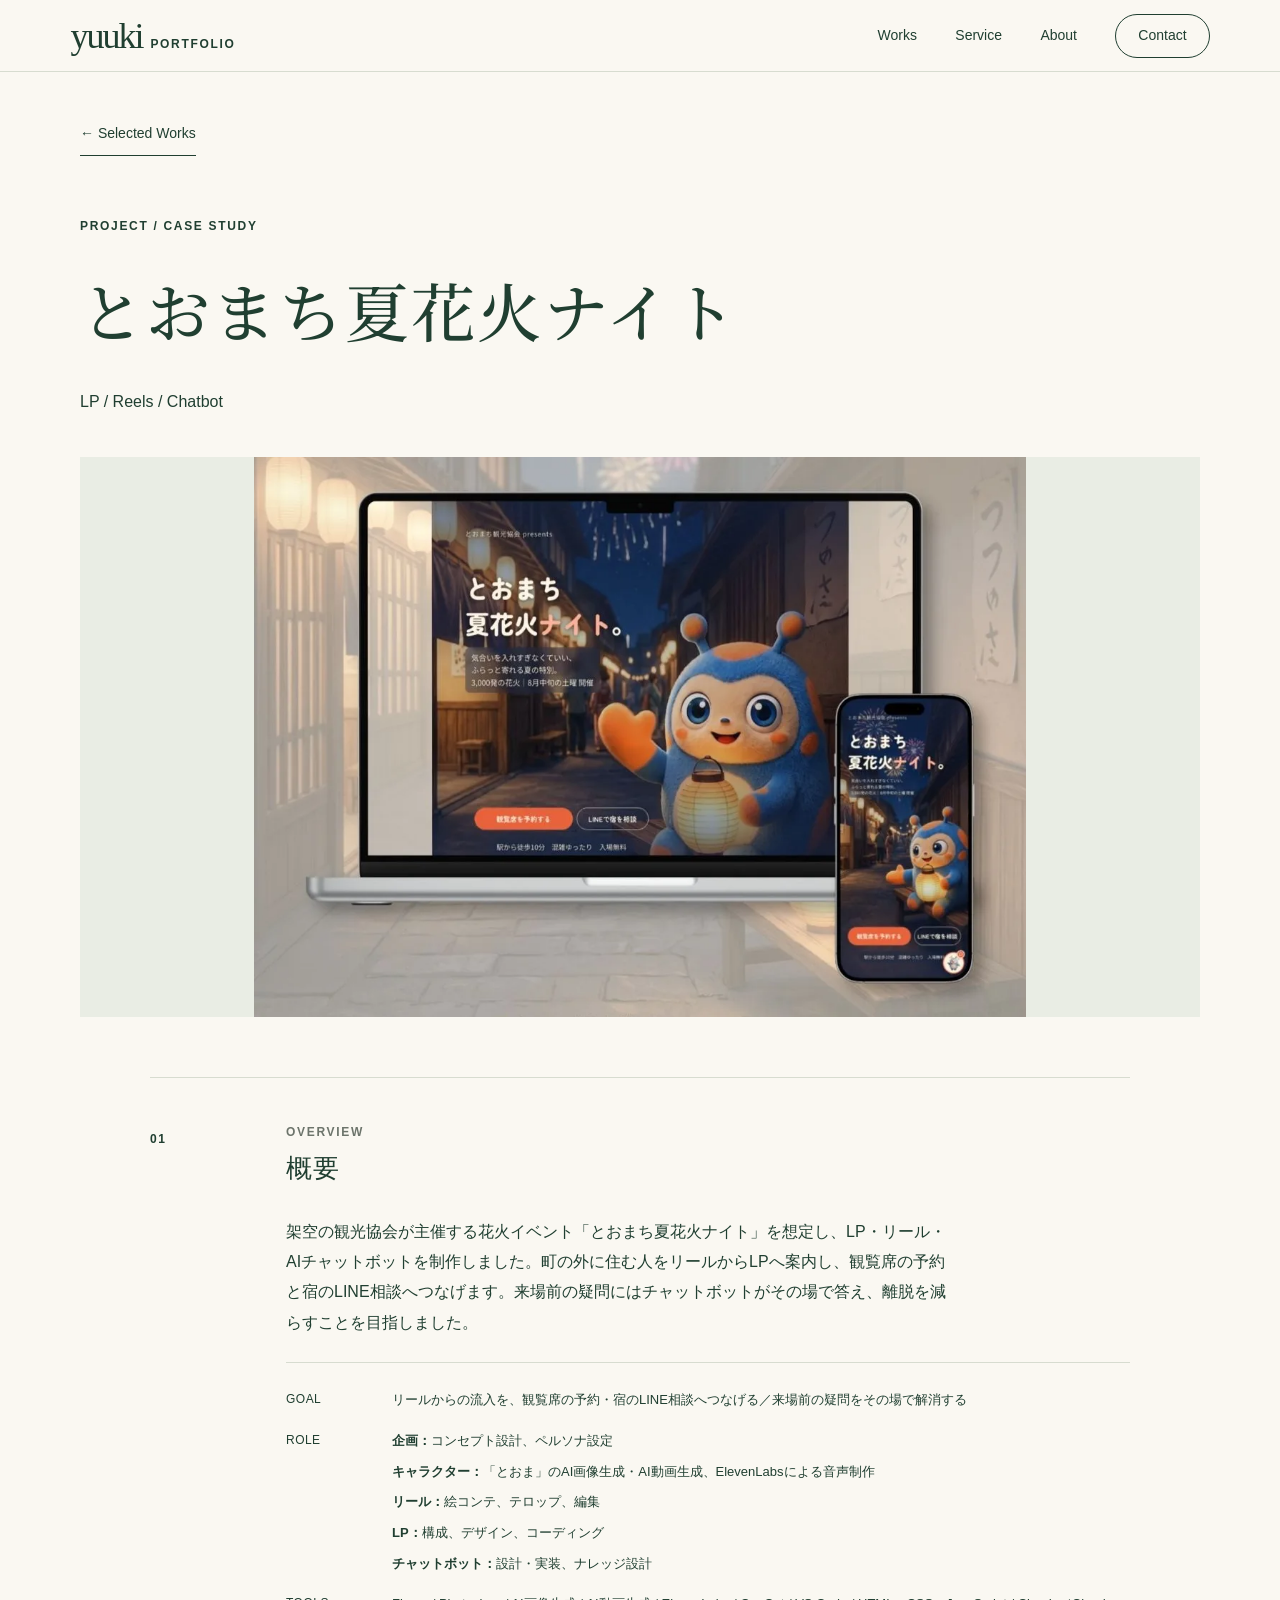
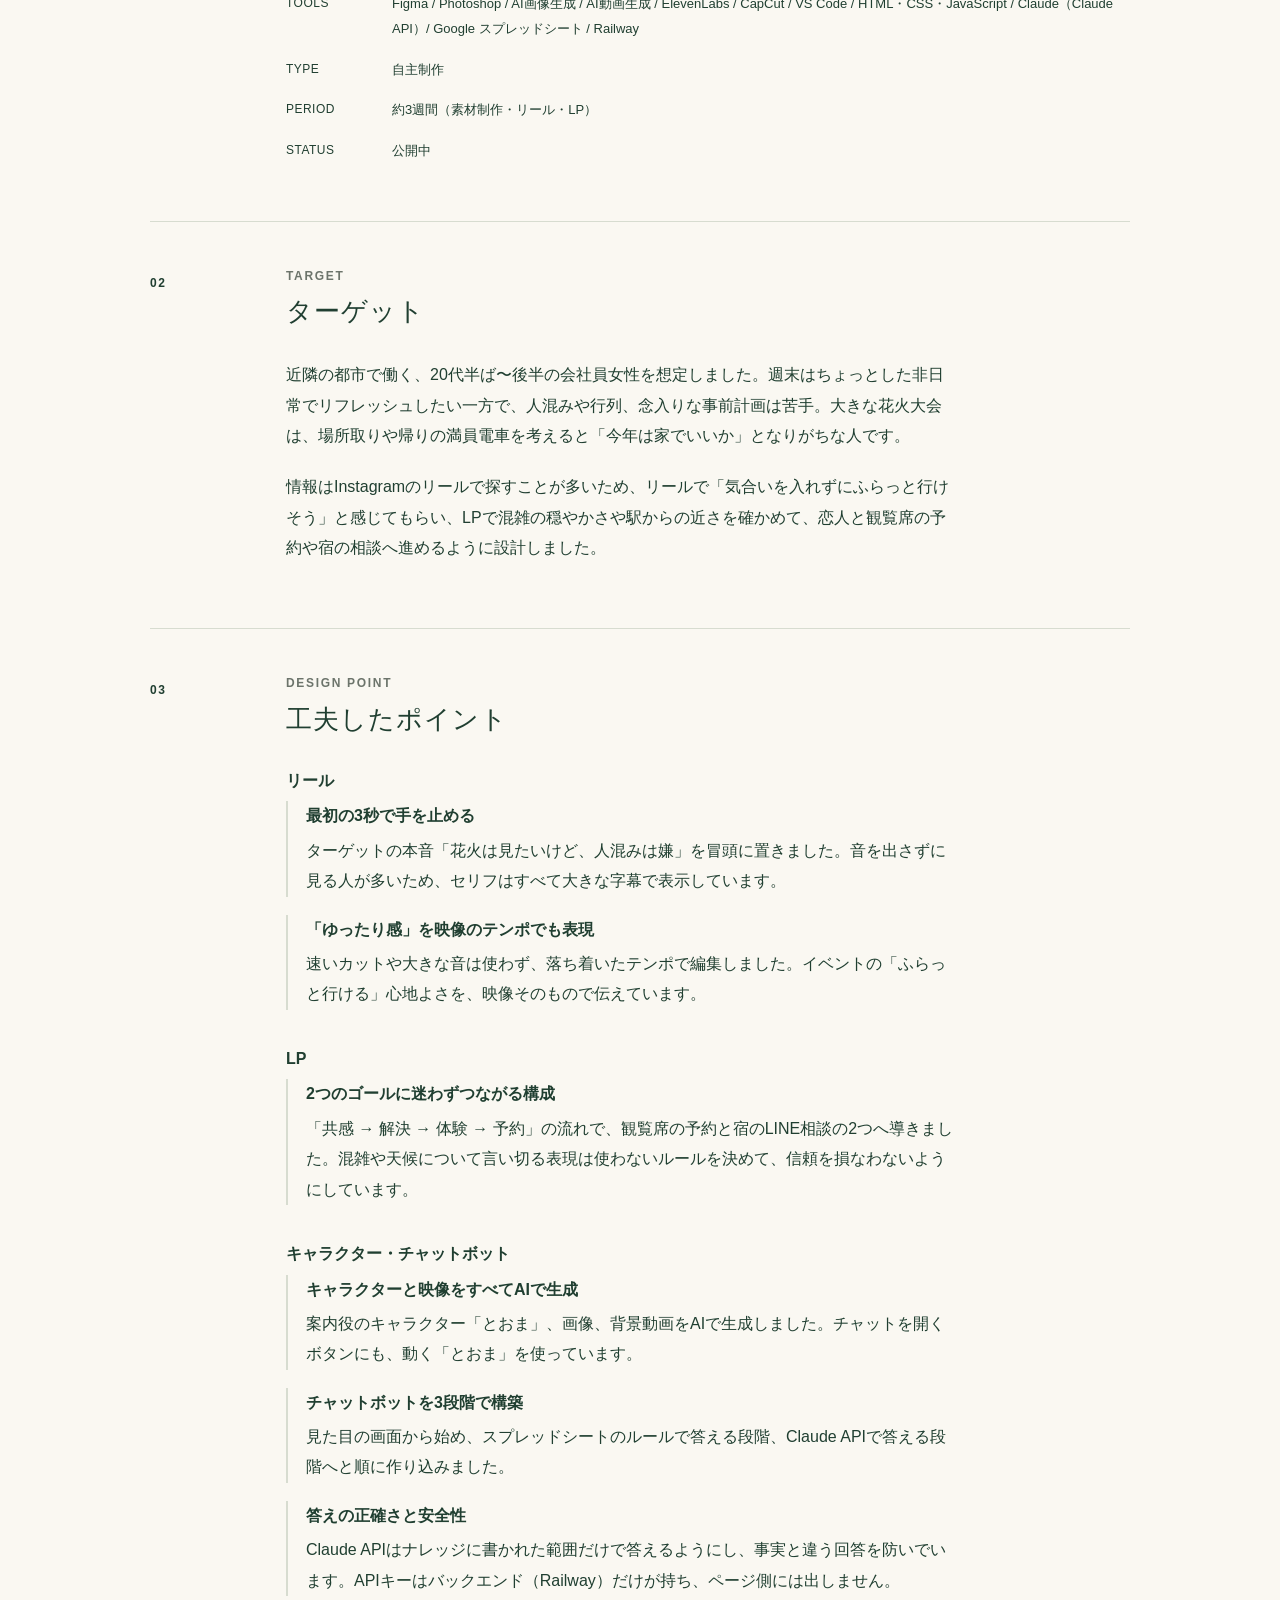
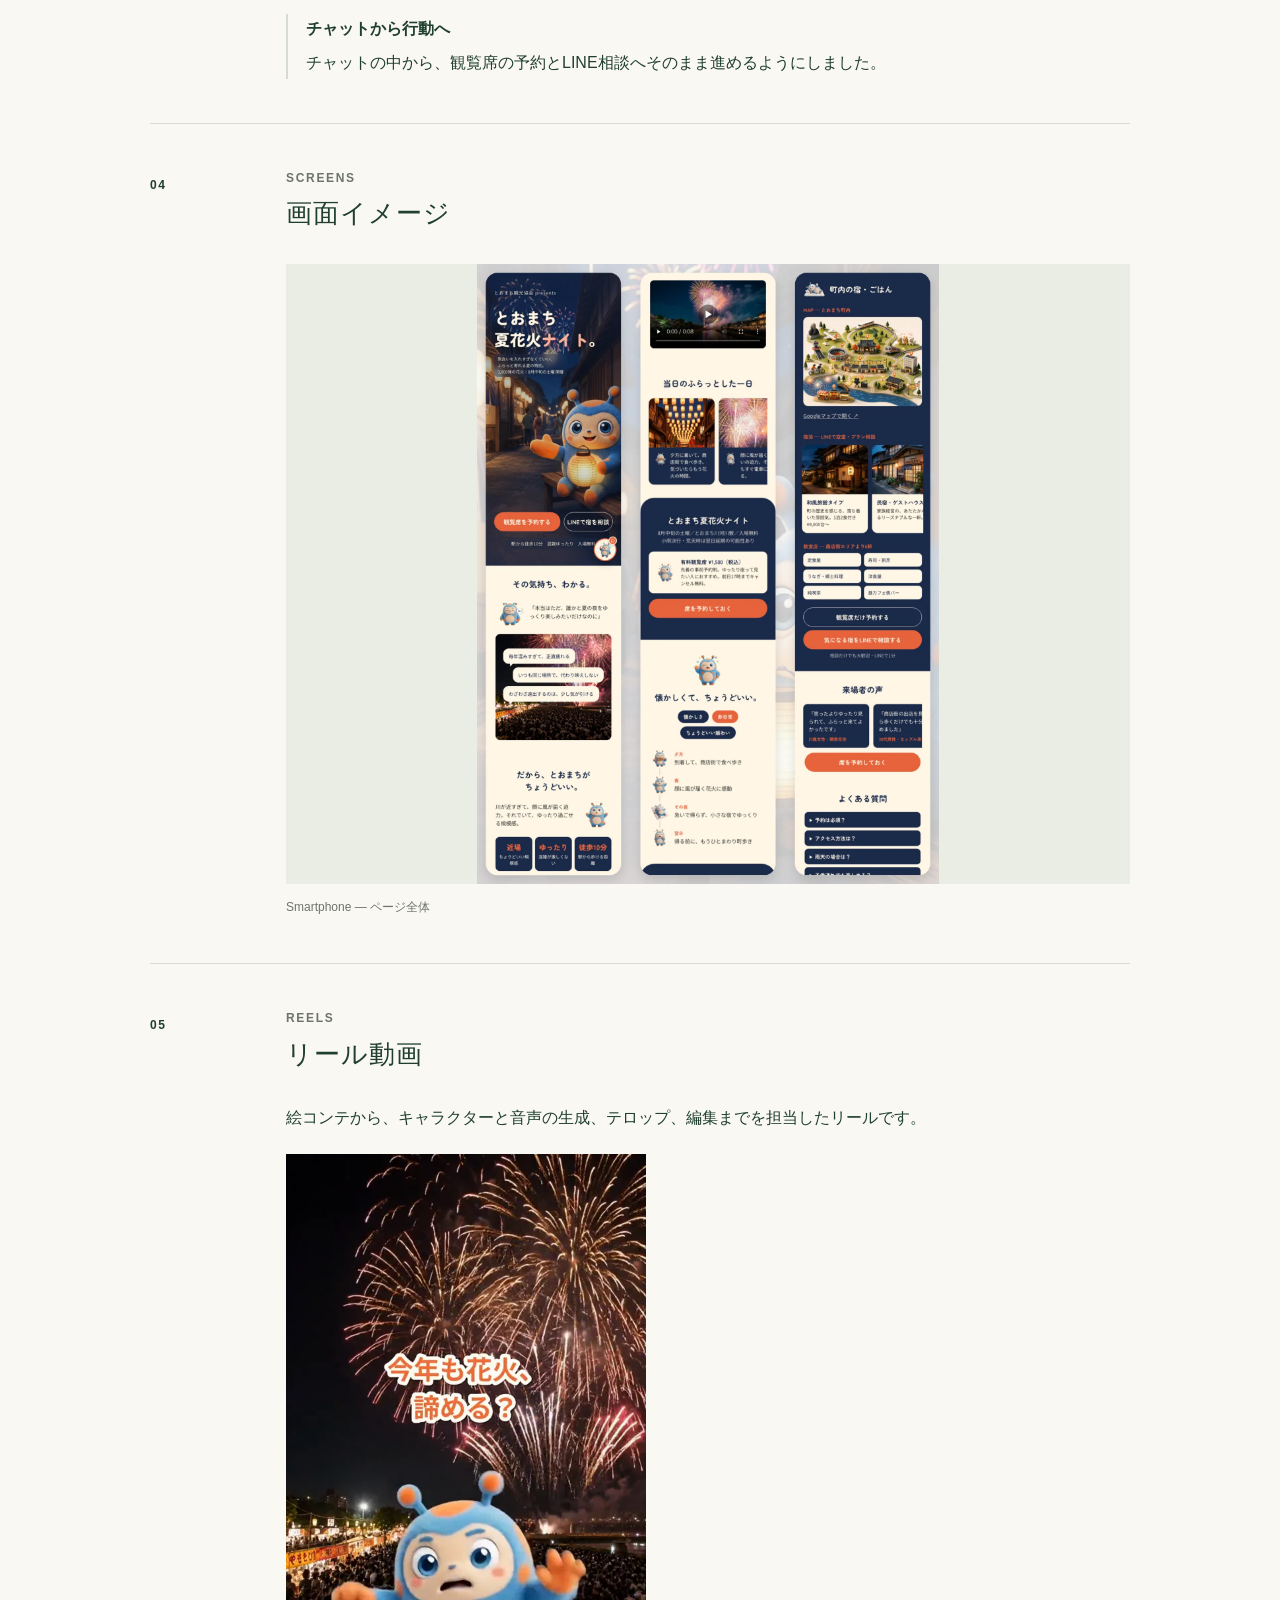
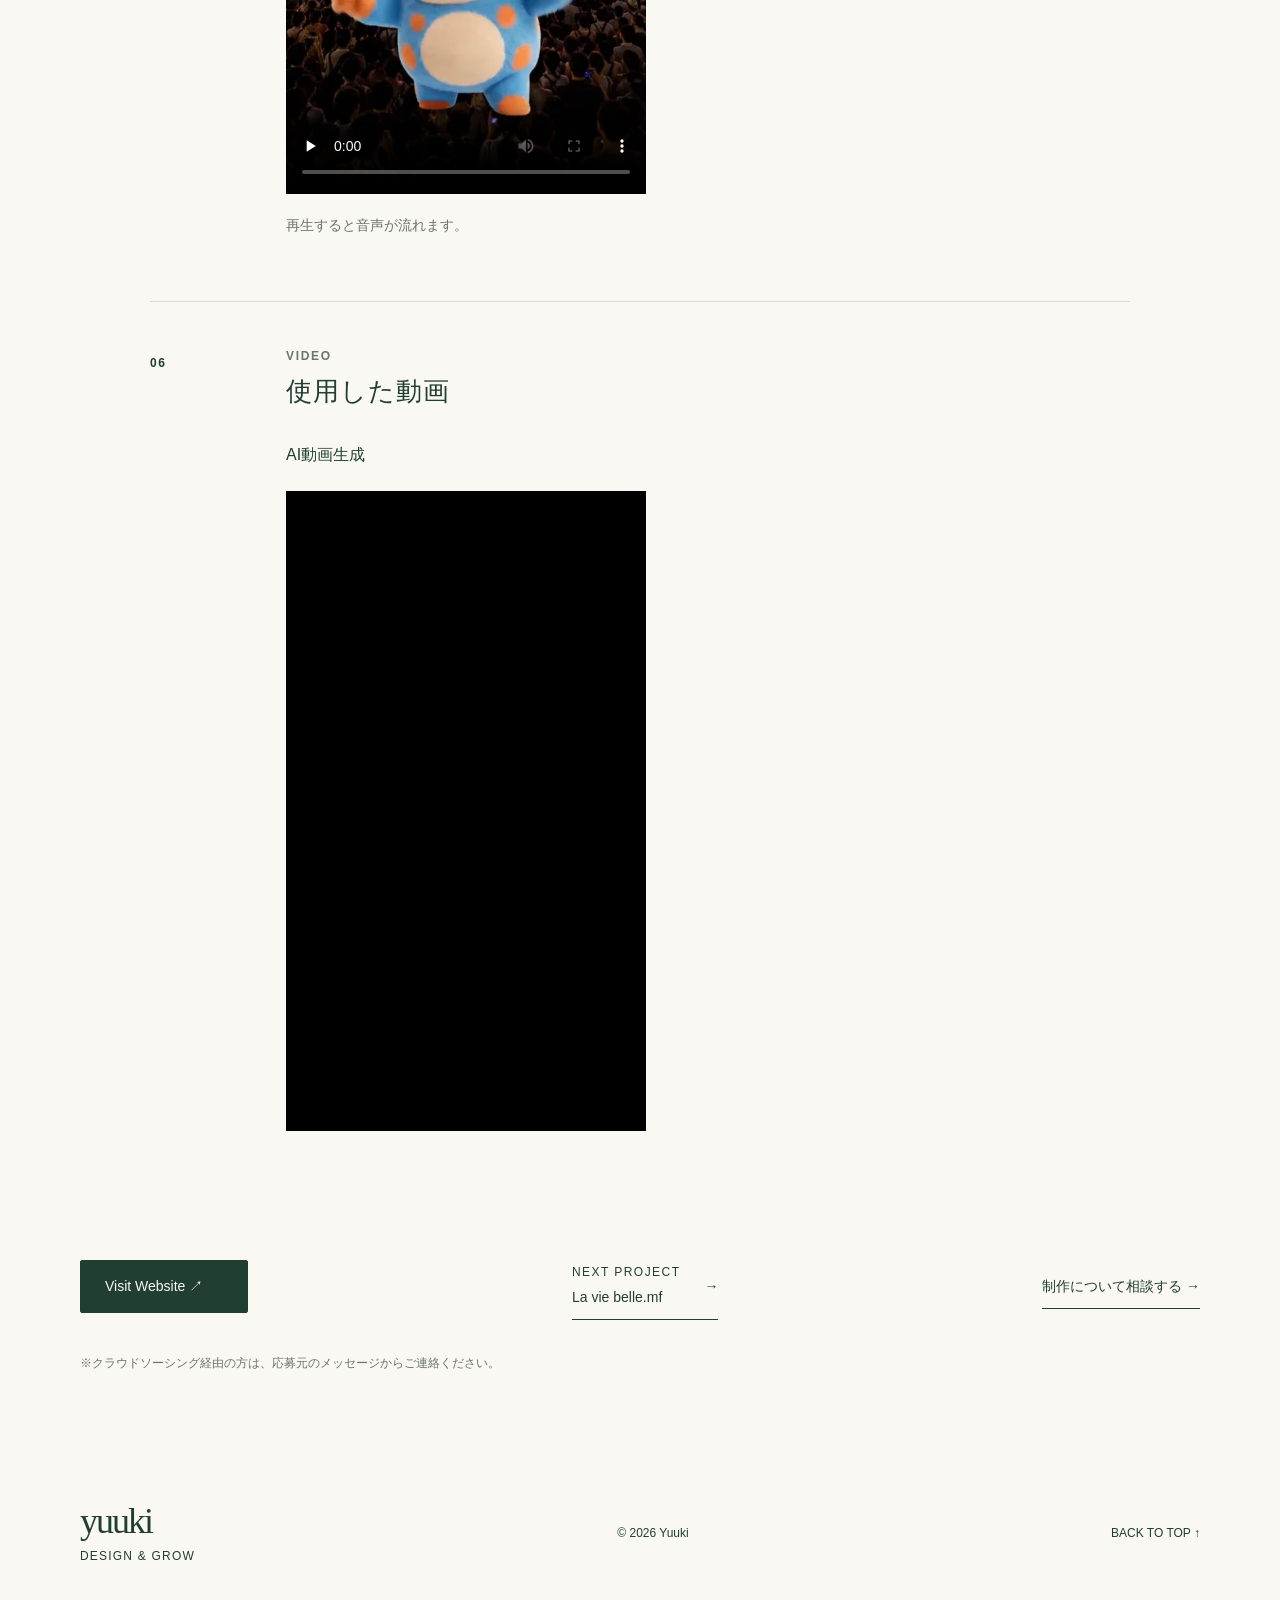
<file: works/tomachi.html>
<!doctype html>
<html lang="ja">
  <head>
    <meta charset="utf-8">
    <meta name="viewport" content="width=device-width,initial-scale=1">
    <meta name="theme-color" content="#203f31">
    <meta name="description" content="とおまち夏花火ナイト — イベントの魅力を楽しく伝え、LP・Reel・Chatbotへ展開したWebプロジェクト。">
    <title>とおまち夏花火ナイト — CASE STUDY | Yuuki</title>
    <link rel="preconnect" href="https://fonts.googleapis.com">
    <link rel="preconnect" href="https://fonts.gstatic.com" crossorigin>
    <link rel="stylesheet" href="https://fonts.googleapis.com/css2?family=Noto+Serif+JP:wght@500&display=swap">
    <link rel="stylesheet" href="../style.css?v=20261105b">
    <script src="../app.js?v=20261105b" defer></script>
    <link rel="icon" href="../assets/favicon.svg" type="image/svg+xml">
    <link rel="icon" href="../assets/favicon-32.png" sizes="32x32" type="image/png">
    <link rel="icon" href="../assets/favicon-16.png" sizes="16x16" type="image/png">
    <link rel="icon" href="../assets/favicon.ico" sizes="48x48">
    <link rel="apple-touch-icon" href="../assets/apple-touch-icon.png">
    <link rel="manifest" href="../assets/site.webmanifest">
    <meta property="og:type" content="website">
    <meta property="og:locale" content="ja_JP">
    <meta property="og:site_name" content="Yuuki Portfolio">
    <meta property="og:title" content="とおまち夏花火ナイト — CASE STUDY | Yuuki">
    <meta property="og:description" content="とおまち夏花火ナイト — イベントの魅力を楽しく伝え、LP・Reel・Chatbotへ展開したWebプロジェクト。">
    <link rel="canonical" href="https://yuraharu8910.github.io/yuuki-portfolio/works/tomachi.html">
    <meta property="og:url" content="https://yuraharu8910.github.io/yuuki-portfolio/works/tomachi.html">
    <meta property="og:image" content="https://yuraharu8910.github.io/yuuki-portfolio/assets/ogp.png">
    <meta property="og:image:width" content="1200">
    <meta property="og:image:height" content="630">
    <meta name="twitter:card" content="summary_large_image">
  </head>
  <body>
    <a class="skip" href="#main">本文へ移動</a>
    <header class="header">
      <a class="brand" href="../index.html#home" aria-label="Yuuki Portfolio トップ">yuuki<span>PORTFOLIO</span></a>
      <button class="menu-toggle" type="button" aria-expanded="false" aria-controls="main-navigation" hidden>MENU</button>
      <nav aria-label="メインナビゲーション" id="main-navigation">
        <a href="../index.html#works">Works</a>
        <a href="../index.html#service">Service</a>
        <a href="../index.html#about">About</a>
        <a href="../index.html#contact" class="nav-contact">Contact</a>
      </nav>
    </header>
    <main id="main" class="case-main wrap">
      <a class="text-link" href="../index.html#works">← Selected Works</a>
      <!-- ========================= CASE-HERO ========================= -->
      <section class="case-hero">
        <p class="eyebrow">PROJECT / CASE STUDY</p>
        <h1>とおまち夏花火ナイト</h1>
        <p>LP / Reels / Chatbot</p>
        <div class="case-image">
          <img src="../assets/works/tomachi/mockup-devices.webp" alt="とおまち夏花火ナイトのLPを表示したノートPCとスマートフォンのモックアップ" loading="eager" width="1080" height="783" decoding="async">
        </div>
      </section>
      <div class="case-body">
        <section class="case-section">
          <p class="eyebrow">01</p>
          <div>
            <p class="eyebrow case-label">OVERVIEW</p>
            <h2>概要</h2>
            <p>架空の観光協会が主催する花火イベント「とおまち夏花火ナイト」を想定し、LP・リール・AIチャットボットを制作しました。町の外に住む人をリールからLPへ案内し、観覧席の予約と宿のLINE相談へつなげます。来場前の疑問にはチャットボットがその場で答え、離脱を減らすことを目指しました。</p>
            <dl class="profile case-meta">
              <dt>GOAL</dt><dd>リールからの流入を、観覧席の予約・宿のLINE相談へつなげる／来場前の疑問をその場で解消する</dd>
              <dt>ROLE</dt>
              <dd>
                <span class="role-line"><strong>企画：</strong>コンセプト設計、ペルソナ設定</span>
                <span class="role-line"><strong>キャラクター：</strong>「とおま」のAI画像生成・AI動画生成、ElevenLabsによる音声制作</span>
                <span class="role-line"><strong>リール：</strong>絵コンテ、テロップ、編集</span>
                <span class="role-line"><strong>LP：</strong>構成、デザイン、コーディング</span>
                <span class="role-line"><strong>チャットボット：</strong>設計・実装、ナレッジ設計</span>
              </dd>
              <dt>TOOLS</dt><dd>Figma / Photoshop / AI画像生成 / AI動画生成 / ElevenLabs / CapCut / VS Code / HTML・CSS・JavaScript / Claude（Claude API）/ Google スプレッドシート / Railway</dd>
              <dt>TYPE</dt><dd>自主制作</dd>
              <dt>PERIOD</dt><dd>約3週間（素材制作・リール・LP）</dd>
              <dt>STATUS</dt><dd>公開中</dd>
            </dl>
          </div>
        </section>
        <section class="case-section">
          <p class="eyebrow">02</p>
          <div>
            <p class="eyebrow case-label">TARGET</p>
            <h2>ターゲット</h2>
            <p>近隣の都市で働く、20代半ば〜後半の会社員女性を想定しました。週末はちょっとした非日常でリフレッシュしたい一方で、人混みや行列、念入りな事前計画は苦手。大きな花火大会は、場所取りや帰りの満員電車を考えると「今年は家でいいか」となりがちな人です。</p>
            <p>情報はInstagramのリールで探すことが多いため、リールで「気合いを入れずにふらっと行けそう」と感じてもらい、LPで混雑の穏やかさや駅からの近さを確かめて、恋人と観覧席の予約や宿の相談へ進めるように設計しました。</p>
          </div>
        </section>
        <section class="case-section">
          <p class="eyebrow">03</p>
          <div>
            <p class="eyebrow case-label">DESIGN POINT</p>
            <h2>工夫したポイント</h2>
            <h3 class="case-subhead">リール</h3>
            <ul class="case-points">
              <li><strong>最初の3秒で手を止める</strong>ターゲットの本音「花火は見たいけど、人混みは嫌」を冒頭に置きました。音を出さずに見る人が多いため、セリフはすべて大きな字幕で表示しています。</li>
              <li><strong>「ゆったり感」を映像のテンポでも表現</strong>速いカットや大きな音は使わず、落ち着いたテンポで編集しました。イベントの「ふらっと行ける」心地よさを、映像そのもので伝えています。</li>
            </ul>
            <h3 class="case-subhead">LP</h3>
            <ul class="case-points">
              <li><strong>2つのゴールに迷わずつながる構成</strong>「共感 → 解決 → 体験 → 予約」の流れで、観覧席の予約と宿のLINE相談の2つへ導きました。混雑や天候について言い切る表現は使わないルールを決めて、信頼を損なわないようにしています。</li>
            </ul>
            <h3 class="case-subhead">キャラクター・チャットボット</h3>
            <ul class="case-points">
              <li><strong>キャラクターと映像をすべてAIで生成</strong>案内役のキャラクター「とおま」、画像、背景動画をAIで生成しました。チャットを開くボタンにも、動く「とおま」を使っています。</li>
              <li><strong>チャットボットを3段階で構築</strong>見た目の画面から始め、スプレッドシートのルールで答える段階、Claude APIで答える段階へと順に作り込みました。</li>
              <li><strong>答えの正確さと安全性</strong>Claude APIはナレッジに書かれた範囲だけで答えるようにし、事実と違う回答を防いでいます。APIキーはバックエンド（Railway）だけが持ち、ページ側には出しません。</li>
              <li><strong>チャットから行動へ</strong>チャットの中から、観覧席の予約とLINE相談へそのまま進めるようにしました。</li>
            </ul>
          </div>
        </section>
        <section class="case-section">
          <p class="eyebrow">04</p>
          <div>
            <p class="eyebrow case-label">SCREENS</p>
            <h2>画面イメージ</h2>
            <figure class="case-figure">
              <img src="../assets/works/tomachi/mockup-screens.webp" alt="とおまち夏花火ナイトのLP、スマートフォン表示のページ全体を3つに分けて並べたモックアップ" loading="lazy" width="1400" height="1878" decoding="async">
              <figcaption>Smartphone — ページ全体</figcaption>
            </figure>
          </div>
        </section>
        <section class="case-section">
          <p class="eyebrow">05</p>
          <div>
            <p class="eyebrow case-label">REELS</p>
            <h2>リール動画</h2>
            <p>絵コンテから、キャラクターと音声の生成、テロップ、編集までを担当したリールです。</p>
            <video poster="../assets/works/tomachi/card-reel.webp" class="case-video" controls playsinline preload="none" width="540" height="960" aria-label="とおまち夏花火ナイトのリール">
              <source src="../assets/works/tomachi/reel.mp4" type="video/mp4">
            </video>
            <p class="meta">再生すると音声が流れます。</p>
          </div>
        </section>
        <section class="case-section">
          <p class="eyebrow">06</p>
          <div>
            <p class="eyebrow case-label">VIDEO</p>
            <h2>使用した動画</h2>
            <p>AI動画生成</p>
            <video class="case-video" muted loop playsinline preload="none" data-inview width="720" height="1280" aria-label="とおまち夏花火ナイトの使用動画（音声なし）">
              <source src="../assets/works/tomachi/fv-bg-street.mp4" type="video/mp4">
            </video>
          </div>
        </section>
      </div>
      <div class="case-bottom">
        <a class="cta" href="https://yuraharu8910.github.io/tomachi-lp-chatbot/">Visit Website ↗<span class="sr-only">（外部サイトへ移動します）</span>
        </a>
        <a class="text-link" href="laviebelle.html">
          <span>
            <small>NEXT PROJECT</small>La vie belle.mf</span>
          <span aria-hidden="true">→</span>
        </a>
        <a class="text-link" href="../index.html#contact">制作について相談する →</a>
        <p class="cs-note">※クラウドソーシング経由の方は、応募元のメッセージからご連絡ください。</p>
      </div>
    </main>
    <footer class="wrap">
      <a class="brand" href="../index.html#home">yuuki<span>DESIGN &amp; GROW</span>
      </a>
      <span>© 2026 Yuuki</span>
      <a class="back" href="#main">BACK TO TOP ↑</a>
    </footer>
  </body>
</html>
</file>
<file: style.css>
/* =========================
   BRAND / FOUNDATION
========================= */
:root {
  --paper: #faf8f2;
  --ink: #203f31;
  --muted: #6c746b;
  --red: #ad493a;
  --line: #d7dcd0;
  --soft: #e9ede4;
  --header-height: 72px;
  --gutter: clamp(22px, 5.5vw, 88px);
  --content-width: 1120px;
  --section: clamp(72px, 8vw, 116px);
  --font-body: -apple-system, BlinkMacSystemFont, 'Hiragino Kaku Gothic ProN', 'Yu Gothic', Meiryo, sans-serif;
  /* 見出し用の明朝体。先頭の Noto Serif JP は Google Fonts から読み込む（どの端末でも同じ書体にそろえるため） */
  --font-display: 'Noto Serif JP', 'Yu Mincho', 'Hiragino Mincho ProN', 'Noto Serif CJK JP', serif;
}
* { box-sizing: border-box; }
html { scroll-behavior: smooth; scroll-padding-top: 24px; }
body { margin: 0; background: var(--paper); color: var(--ink); font: 16px/1.9 var(--font-body); }
img, video, svg { display: block; max-width: 100%; }
img { height: auto; }
a { color: inherit; text-decoration: none; }
button, input, select, textarea { font: inherit; }
button { cursor: pointer; }
button:disabled { cursor: not-allowed; }
a, button, input, textarea { -webkit-tap-highlight-color: transparent; }
:focus-visible { outline: 3px solid var(--red); outline-offset: 5px; }
p { margin: 0 0 1.3em; }
h1, h2, h3 { word-break: normal; overflow-wrap: normal; }
h1, h2 { font-family: var(--font-display); font-weight: 500; letter-spacing: .035em; line-height: 1.55; margin: 0 0 28px; }
h1 { font-size: clamp(32px, 4.1vw, 64px); }
h2 { font-size: clamp(26px, 3vw, 42px); }
h3 { font-size: clamp(21px, 2vw, 28px); font-weight: 500; line-height: 1.65; margin: 0 0 20px; }
.phrase { display: block; }
.wrap { width: min(var(--content-width), calc(100% - var(--gutter) * 2)); margin-inline: auto; }
.section { padding-block: var(--section); }
.eyebrow { font: 600 12px/1.8 Arial, sans-serif; letter-spacing: .14em; margin-bottom: 22px; }
.meta, .muted { color: var(--muted); font-size: 14px; }
.fruit, .growth-end span { color: var(--red); }
[hidden] { display: none !important; }
.sr-only { position: absolute; width: 1px; height: 1px; margin: -1px; overflow: hidden; clip-path: inset(50%); white-space: nowrap; }
.skip { position: fixed; top: 8px; left: 8px; padding: 10px 20px; background: var(--paper); transform: translateY(-150%); z-index: 30; }
.skip:focus { transform: none; }
/* =========================
   BUTTONS / NAVIGATION
========================= */
.cta, .button-secondary { display: inline-flex; align-items: center; justify-content: center; min-height: 48px; gap: 20px; padding: 12px 24px; border: 1px solid var(--ink); border-radius: 2px; font-size: 14px; }
.cta { background: var(--ink); color: var(--paper); }
.button-secondary { background: transparent; color: var(--ink); }
.text-link { display: inline-flex; align-items: center; justify-content: space-between; gap: 24px; min-height: 44px; padding-block: 8px; border-bottom: 1px solid currentColor; font-size: 14px; }
.text-link > span:last-child { transition: transform .25s; }
/* ホバーはマウスなど「乗せられる」端末だけ（スマホでタップ後に効果が残らないように） */
@media (hover: hover) {
  a.text-link:hover > span:last-child, .work-card:hover .text-link > span:last-child { transform: translateX(4px); }
}
.quiet-link { display: inline-flex; min-height: 44px; align-items: center; font-size: 13px; text-decoration: underline; text-underline-offset: 5px; }
.header { height: var(--header-height); display: flex; align-items: center; justify-content: space-between; gap: 24px; padding-inline: var(--gutter); border-bottom: 1px solid var(--line); position: relative; z-index: 10; background: var(--paper); }
.brand { font: 36px/1 Georgia, serif; letter-spacing: -2px; min-height: 44px; display: flex; align-items: center; }
.brand span { font: 12px/1.5 Arial, sans-serif; letter-spacing: .1em; margin-left: 18px; }
.header .brand { display: block; flex-shrink: 0; line-height: 44px; white-space: nowrap; }
.header .brand span { margin-left: 8px; font: 600 12px/1 Arial, sans-serif; letter-spacing: .14em; }
.header nav { display: flex; gap: clamp(20px, 3vw, 40px); align-items: center; font-size: 14px; }
.header nav a { display: inline-flex; align-items: center; min-height: 44px; }
@media (hover: hover) {
  .header nav a:hover { text-decoration: underline; text-underline-offset: 6px; }
}
.nav-contact { border: 1px solid var(--ink); border-radius: 30px; padding: 3px 22px; }
.menu-toggle { display: none; position: relative; width: 64px; min-width: 64px; min-height: 44px; background: transparent; color: var(--ink); border: 0; font-size: 12px; letter-spacing: .12em; text-indent: -9999px; overflow: hidden; white-space: nowrap; }
.menu-toggle::before { content: ''; position: absolute; inset: 0; background-image: url("assets/icons/menu-apple.png"); background-size: 32px 32px; background-position: center; background-repeat: no-repeat; transition: transform .2s; }
.menu-toggle[aria-expanded="true"]::before { transform: rotate(-15deg); }
/* =========================
   HERO — unmodified, uncropped media
========================= */
.hero { height: calc(100svh - var(--header-height)); min-height: 570px; position: relative; isolation: isolate; background: var(--paper); }
.hero-media { position: absolute; inset: 0; }
.hero video { width: 100%; height: 100%; object-fit: contain; }
@media (min-width: 761px) {
  .hero-media { display: flex; align-items: center; justify-content: center; }
  .hero video {
    width: min(100%, calc(max(100svh - var(--header-height), 570px) * 16 / 9));
    height: auto;
    aspect-ratio: 16 / 9;
    -webkit-mask-image: linear-gradient(to right, transparent, #000 6%, #000 94%, transparent), linear-gradient(to bottom, transparent, #000 5%, #000 95%, transparent);
    -webkit-mask-composite: source-in;
            mask-image: linear-gradient(to right, transparent, #000 6%, #000 94%, transparent), linear-gradient(to bottom, transparent, #000 5%, #000 95%, transparent);
            mask-composite: intersect;
  }
}
.hero-copy { position: absolute; left: var(--gutter); top: 50%; transform: translateY(-50%); width: 40%; z-index: 1; }
.hero-copy h1 { font-size: clamp(32px, 3.65vw, 62px); line-height: 1.5; letter-spacing: .025em; margin-bottom: 24px; white-space: normal; }
.hero-description { font-size: clamp(13px, 1.1vw, 16px); line-height: 1.95; margin-bottom: 22px; }
.hero-description span { display: block; }
.hero-description .hero-proof { margin-top: 12px; font-size: 13px; line-height: 1.8; color: var(--muted); }
.hero-actions { display: flex; align-items: center; gap: 14px; }
.hero-actions a { display: inline-flex; align-items: center; justify-content: center; gap: 12px; min-width: 176px; min-height: 52px; padding: 0 28px; border: 1px solid var(--ink); border-radius: 999px; font-size: 15px; letter-spacing: .04em; text-decoration: none; white-space: nowrap; transition: background .3s, color .3s, opacity .3s; }
.hero-actions .text-link { background: var(--ink); color: var(--paper); }
.hero-actions .quiet-link { background: var(--paper); color: var(--ink); }
@media (hover: hover) {
  .hero-actions .text-link:hover { opacity: .85; }
  .hero-actions .quiet-link:hover { background: var(--ink); color: var(--paper); }
}
.movie-caption { position: absolute; inset: auto var(--gutter) 14px; display: flex; justify-content: space-between; align-items: center; gap: 15px; z-index: 2; }
.scroll-cue { display: flex; min-height: 44px; align-items: center; font: 12px/1.6 Arial, sans-serif; letter-spacing: .08em; }
.video-status { position: absolute; bottom: 68px; left: var(--gutter); font-size: 13px; background: var(--paper); }
.video-status:empty { display: none; }
.notice { padding: 20px; }
/* =========================
   HOW — a single continuous SVG
========================= */
.section-head { display: flex; justify-content: space-between; gap: 32px; align-items: end; margin-bottom: 44px; }
.section-head h2 { margin-bottom: 0; }
.how { border-top: 1px solid var(--line); padding-block: 72px; }
.growth-layout { display: grid; grid-template-columns: 38% minmax(0, 62%); gap: 0; align-items: start; }
.growth-art { position: sticky; top: 14vh; padding: 0 45px 0 0; }
.tree-stack { position: relative; aspect-ratio: 5 / 4; max-width: 100%; }
.tree-frame {
  position: absolute; inset: 0; width: 100%; height: 100%; object-fit: contain;
  opacity: 0;
  will-change: opacity, transform;
  transform-origin: 50% 95.8%;      /* 拡大の中心＝木の根元。地面を動かさずに上へ伸びる */
}
.tree-frame:first-child { opacity: 1; } /* JSが動かなくても1枚目（種）は見える */
.growth-steps { list-style: none; padding: 0; margin: 0; }
.growth-step { min-height: clamp(280px, 46vh, 420px); padding: 16px 0 22px 28px; border-left: 1px solid var(--line); transition: border-color .4s; }
.growth-step.is-active { border-left-color: var(--ink); }
.growth-step .eyebrow { margin-bottom: 5px; }
.growth-step h3 { font-size: 22px; margin-bottom: 8px; }
.growth-step p { margin-bottom: 8px; font-size: 14px; }
.growth-step .step-tags, .step-tags { font: 12px/1.8 Arial, sans-serif; color: var(--muted); letter-spacing: .02em; margin-bottom: 0; }
.growth-end { text-align: center; font-family: var(--font-display); font-size: clamp(23px, 2.7vw, 36px); margin: 32px 0 0; }
/* =========================
   SELECTED WORKS
========================= */
.works { border-top: 1px solid var(--line); }
/* ---------- SELECTED WORKS：写真カード＋スマホ枠 ---------- */
.work-grid { display: grid; grid-template-columns: repeat(2, minmax(0, 1fr)); gap: clamp(48px, 6vw, 72px) clamp(24px, 3vw, 40px); }
.work { min-width: 0; display: flex; flex-direction: column; gap: 22px; }
.work.featured { grid-column: 1 / -1; display: grid; grid-template-columns: minmax(0, 1.35fr) minmax(0, 1fr); gap: clamp(28px, 4vw, 52px); align-items: center; }
.visual { position: relative; }
.visual-link { display: block; position: relative; aspect-ratio: 16 / 10; overflow: hidden; border-radius: 6px; background: var(--soft); }
.slide { position: absolute; inset: 0; margin: 0; opacity: 0; transition: opacity .9s ease; }
.slide.is-active { opacity: 1; }
.slide > img.cover { width: 100%; height: 100%; object-fit: cover; transition: transform .8s ease; }
@media (hover: hover) {
  .work:hover .slide > img.cover { transform: scale(1.03); }
}
.slide--phone { background: var(--soft); display: flex; justify-content: center; align-items: flex-start; container-type: size; }
.phone {
  --ph: calc(100cqh - 74px);
  position: relative; flex: none;
  height: var(--ph); width: calc(var(--ph) * 9 / 19.5);
  margin-top: 56px;
  border: calc(var(--ph) * .018) solid #1c1f1d;
  border-radius: calc(var(--ph) * .09);
  background: #1c1f1d;
  box-shadow: inset 0 0 0 1px rgba(255, 255, 255, .06), 0 0 0 1px rgba(0, 0, 0, .25), 0 22px 44px rgba(32, 63, 49, .2);
  transition: transform .8s ease;
}
.phone::before { content: ''; position: absolute; top: calc(var(--ph) * .016); left: 50%; z-index: 1; width: 30%; height: calc(var(--ph) * .032); border-radius: 999px; background: #0d0f0e; transform: translateX(-50%); }
.phone::after { content: ''; position: absolute; top: 24%; right: calc(var(--ph) * -.018 - 2px); width: 2px; height: 11%; border-radius: 0 2px 2px 0; background: #2a2f2c; }
.phone img, .phone video { display: block; width: 100%; height: 100%; object-fit: cover; object-position: top; border-radius: calc(var(--ph) * .072); }
@media (hover: hover) {
  .work:hover .phone { transform: translateY(-2%); }
}
.slide-tabs { position: absolute; left: 12px; top: 12px; z-index: 2; display: flex; gap: 4px; padding: 4px; border-radius: 999px; background: rgba(250, 248, 242, .9); backdrop-filter: blur(6px); }
.slide-tabs button { position: relative; border: 0; border-radius: 999px; background: transparent; color: var(--muted); font: 11px/1 Arial, sans-serif; letter-spacing: .08em; padding: 7px 11px; }
/* 押せる範囲だけを上下に10pxずつ広げる（見た目は変えない）。高さ約25px → 約45pxになり、指で押しやすくなる。
   左右は隣のボタンと重ならないよう広げない */
.slide-tabs button::after { content: ''; position: absolute; inset: -10px 0; }
.slide-tabs button[aria-pressed="true"] { background: var(--ink); color: var(--paper); }
.work-content { display: flex; flex-direction: column; align-items: start; }
.work-content .eyebrow { margin-bottom: 8px; }
.case-tag { margin: -2px 0 10px; font: 11px/1.6 Arial, sans-serif; letter-spacing: .13em; color: var(--muted); }
.work-content h3 { font-size: clamp(24px, 2.6vw, 34px); line-height: 1.4; margin-bottom: 6px; }
.work-content .meta { margin: 0 0 12px; color: var(--muted); font-size: 13px; }
.work-content .desc { margin: 0 0 20px; font-size: 15px; max-width: 32em; }
.work-type {
  display: inline-block;
  margin: 0 0 8px;
  padding: 2px 10px;
  font-size: 12px;
  line-height: 1.6;
  border: 1px solid var(--ink);
  border-radius: 999px;
}
.work.featured .work-type { background: var(--ink); color: var(--paper); }
.work-role { margin: -6px 0 12px; font-size: 13px; color: var(--muted); }
.pill { display: inline-flex; align-items: center; gap: 14px; min-height: 44px; padding: 0 22px; border: 1px solid var(--ink); border-radius: 999px; font: 12px/1 Arial, sans-serif; letter-spacing: .1em; transition: background .3s, color .3s; }
.pill > span { transition: transform .3s; }
@media (hover: hover) {
  .work-content:hover .pill { background: var(--ink); color: var(--paper); }
  .work-content:hover .pill > span { transform: translateX(3px); }
}
/* ---------- SELECTED WORKS：2カテゴリ（Webサイト制作 / 動画制作）---------- */
.works-jump { display: flex; flex-wrap: wrap; gap: 12px; margin: 0 0 56px; }
.works-jump .pill > span { transition: transform .3s; }
@media (hover: hover) {
  .works-jump .pill:hover { background: var(--ink); color: var(--paper); }
  .works-jump .pill:hover > span { transform: translateY(3px); }
}
.works-jump .pill:active { transform: scale(.97); }
/* ブロック見出し：細い罫線で区切る。ジャンプしたとき、ヘッダー分の余白をあけて見出しが隠れないようにする */
.works-block__title { margin: 0 0 32px; padding-bottom: 14px; border-bottom: 1px solid var(--line); scroll-margin-top: calc(var(--header-height) + 16px); }
.work-grid + .works-block__title { margin-top: clamp(72px, 9vw, 112px); }
@media (min-width: 768px) {
  .work-grid { grid-template-columns: repeat(3, minmax(0, 1fr)); }
  .work-grid .work:not(.featured) h3 { font-size: clamp(20px, 2.2vw, 26px); }
}
.video-grid { list-style: none; margin: 0; padding: 0; display: grid; grid-template-columns: repeat(2, minmax(0, 1fr)); gap: 32px 16px; align-items: start; }
@media (max-width: 767px) {
  /* 横長カード（2列分）のせいで空く穴を後ろのカードで埋める。スマホだけ並び順が少し入れ替わる */
  .video-grid { grid-auto-flow: dense; }
}
@media (min-width: 768px) {
  .video-grid { grid-template-columns: repeat(4, minmax(0, 1fr)); gap: 40px 24px; }
}
.work-card { min-width: 0; }
.work-card--landscape { grid-column: span 2; }
.work-card__media { aspect-ratio: 9 / 16; overflow: hidden; border-radius: 6px; background: #000; }
.work-card--landscape .work-card__media { aspect-ratio: 16 / 9; }
.work-card__media video { width: 100%; height: 100%; object-fit: cover; }
.work-card__title { margin: 14px 0 4px; font: 500 16px/1.5 var(--font-body); letter-spacing: .02em; }
.work-card__type { margin: 0 0 10px; font-size: 12px; line-height: 1.6; color: var(--muted); }
.work-tags { list-style: none; margin: 0; padding: 0; display: flex; flex-wrap: wrap; gap: 6px; }
.work-tags li { padding: 2px 10px; border: 1px solid var(--line); border-radius: 999px; font-size: 11px; line-height: 1.7; color: var(--ink); }
/* =========================
   SERVICE
========================= */
.service { background: var(--soft); }
.services { display: grid; grid-template-columns: repeat(2, minmax(0, 1fr)); gap: 60px; margin-top: 52px; }
.services article { background: var(--paper); border-radius: 6px; padding: clamp(26px, 3.4vw, 44px) clamp(22px, 3vw, 40px); }
.services h3 { font-size: 26px; }
.service-lead { font-size: 20px; line-height: 1.8; }
.service-tags { list-style: none; display: flex; flex-wrap: wrap; gap: 8px 18px; border-top: 1px solid var(--line); padding: 20px 0 0; font: 12px/1.8 Arial, sans-serif; }
.service .step-tags, .service figcaption { color: var(--ink); }
.services article { display: flex; flex-direction: column; }
.service-tags { margin-bottom: 28px; }
.service-link { align-self: flex-start; margin-top: auto; min-width: 200px; }
.conditions { margin-top: 48px; padding-top: 32px; border-top: 1px solid var(--line); }
.conditions h3 { margin-bottom: 16px; }
/* .profile がもともと持つ上の線と余白は外す（.conditions の線と重なって、線が2本続いてしまうため） */
.conditions .profile { margin-top: 0; padding-top: 0; border-top: 0; }
.flow { display: grid; grid-template-columns: repeat(5, minmax(0, 1fr)); list-style: none; padding: 38px 0; margin: 52px 0 28px; border-block: 1px solid var(--line); gap: 24px; }
.flow li { position: relative; text-align: center; }
.flow strong { display: block; font: 500 clamp(15px, 1.6vw, 21px)/1.8 Arial, sans-serif; }
.flow span { display: block; font-size: 13px; }
.flow li:not(:last-child)::after { content: '→'; position: absolute; right: -21px; top: 10px; color: var(--muted); }
.flow li:last-child strong { color: var(--red); }
.flow li > strong, .flow li > span { opacity: calc(.15 + .85 * var(--flow-level, 1)); transition: opacity .3s linear; }
.grow-message { text-align: center; padding-top: 28px; }
.grow-message > p { max-width: 42em; margin-inline: auto; }
.grow-message h3 { font-family: var(--font-display); letter-spacing: .035em; }
.services article { box-shadow: 0 8px 24px rgba(32, 63, 49, .08); transition: transform .35s ease, box-shadow .35s ease; }
.services article.card-rise { transform: translateY(48px); box-shadow: 0 28px 56px rgba(32, 63, 49, .18); transition: transform .9s cubic-bezier(.22, 1, .36, 1), box-shadow .9s ease; transition-delay: var(--rise-delay, 0s); }
.services article.card-rise.is-risen { transform: none; box-shadow: 0 8px 24px rgba(32, 63, 49, .08); }
@media (hover: hover) {
  .services article:hover { transform: translateY(-8px); box-shadow: 0 18px 36px rgba(32, 63, 49, .14); }
}
.services article:has(:focus-visible) { transform: translateY(-8px); box-shadow: 0 18px 36px rgba(32, 63, 49, .14); }
/* =========================
   ABOUT — locked copy / existing avatar
========================= */
.about { display: grid; grid-template-columns: minmax(0, 45fr) minmax(0, 55fr); gap: 0 64px; }
.about-heading { grid-column: 2; grid-row: 1; }
.about-art { grid-column: 1; grid-row: 1 / 3; align-self: center; }
.about-art img { width: 100%; object-fit: contain; }
.about-art .eyebrow { text-align: center; margin-top: 20px; }
.about-copy { grid-column: 2; grid-row: 2; max-width: 38em; }
.about-copy h3 { font-family: Georgia, serif; }
.about-copy h3 span { display: block; letter-spacing: .1em; font-family: Arial, sans-serif; }
.about-copy h3 .about-name { font: 40px/1 Georgia, serif; letter-spacing: -2px; margin-bottom: 10px; }
.profile { display: grid; grid-template-columns: 90px minmax(0, 1fr); gap: 16px; margin-top: 35px; padding-top: 25px; border-top: 1px solid var(--line); font-size: 13px; }
.profile dt { font: 12px/1.9 Arial, sans-serif; letter-spacing: .04em; }
.profile dd { margin: 0; }
/* =========================
   CONTACT — no backend configured
========================= */
.contact { background: var(--ink); color: var(--paper); }
.contact-grid { display: grid; grid-template-columns: minmax(0, 40fr) minmax(0, 60fr); gap: 60px; }
.contact h2 { font-size: clamp(26px, 2.6vw, 37px); }
.contact p { max-width: 36em; }
.contact form { display: grid; gap: 10px; }
.contact label, .contact legend { font-size: 12px; letter-spacing: .04em; margin-top: 10px; }
.contact input:not([type='radio']), .contact textarea { display: block; width: 100%; min-width: 0; max-width: 100%; min-height: 48px; padding: 12px; border: 1px solid var(--line); border-radius: 2px; background: var(--paper); color: var(--ink); }
textarea { resize: vertical; }
.project-options { min-width: 0; margin: 10px 0; padding: 0; border: 0; }
.project-grid { display: grid; grid-template-columns: repeat(2, minmax(0, 1fr)); gap: 10px; margin-top: 10px; }
.contact .project-option { display: flex; align-items: center; gap: 8px; padding: 12px; min-height: 54px; border: 1px solid var(--line); margin: 0; cursor: pointer; }
.project-option:has(input:checked) { background: var(--paper); color: var(--ink); }
.project-option input { accent-color: var(--ink); width: 18px; height: 18px; flex-shrink: 0; margin: 0; }
.project-option input:focus-visible { outline-color: var(--red); }
.contact .cta { margin-top: 15px; background: var(--paper); color: var(--ink); border-color: var(--paper); cursor: pointer; transition: opacity .3s; }
.contact .cta:disabled { opacity: .6; cursor: wait; }
@media (hover: hover) {
  .contact .cta:hover:not(:disabled) { opacity: .85; }
}
#form-status { font-size: 13px; margin: 5px 0 0; min-height: 1.5em; }
#contact-result { padding: 28px; border: 1px solid var(--line); border-radius: 6px; }
#contact-result h3 { font-size: 21px; font-family: var(--font-display); }
.visually-hidden { position: absolute !important; width: 1px; height: 1px; overflow: hidden; clip: rect(0 0 0 0); white-space: nowrap; }
/* 迷惑メール対策の隠し入力欄：上の「.contact input」の width: 100% などが優先されて、
   見えないまま画面幅ぶん右へはみ出し、ページが横に動いていた。同じ強さのセレクタを後に書いて1pxに戻す */
.contact input.visually-hidden { width: 1px; min-width: 0; height: 1px; min-height: 0; padding: 0; border: 0; }
.contact-sns { display: flex; align-items: center; gap: 16px; margin-top: 32px; padding-top: 24px; border-top: 1px solid rgba(250, 248, 242, .25); }
.contact-sns p { margin: 0; font-size: 13px; opacity: .85; }
.cs-notice {
  margin-bottom: 32px;
  padding: 20px 24px;
  border-radius: 6px;
  background: var(--soft);
  color: var(--ink);
}
.cs-notice p { margin: 0; }
.cs-notice .cs-notice__title { font-weight: 600; margin-bottom: 6px; }
.cs-notice .text-link { margin-top: 10px; justify-content: flex-start; gap: 8px; }
.form-lead { font-size: 13px; opacity: .85; margin: 0 0 12px; }
.contact-sub { margin-top: -14px; }
/* keep-all … 日本語の途中で改行せず、「（週20時間程度）」のようなまとまりの前で折り返す */
.form-note { font-size: 12px; opacity: .85; margin: 8px 0 0; word-break: keep-all; }
.sns-list { list-style: none; display: flex; gap: 12px; margin: 0; padding: 0; }
.sns-link { display: inline-flex; align-items: center; justify-content: center; min-width: 44px; min-height: 44px; font-size: 13px; text-decoration: underline; text-underline-offset: 4px; transition: opacity .3s; }
.sns-link img { width: 28px; height: 28px; object-fit: contain; display: block; }
@media (hover: hover) {
  .sns-link:hover { opacity: .7; }
}
.contact input:not([type='radio']), .contact textarea, .contact .project-option, .contact .cta { border-radius: 6px; }
/* =========================
   CASE STUDIES / FOOTER
========================= */
footer { display: flex; justify-content: space-between; align-items: center; gap: 30px; padding-block: 38px; font-size: 12px; }
footer .brand { flex-direction: column; align-items: start; }
footer .brand span { margin: 8px 0 0; }
.back { min-height: 44px; display: flex; align-items: center; }
.case-main { padding-block: 40px 90px; }
.case-hero { padding-top: 60px; }
.case-hero h1 { font-size: clamp(32px, 5vw, 66px); }
.case-image { margin-top: 40px; background: var(--soft); }
.case-image img { width: 100%; max-height: 560px; object-fit: contain; }
.case-body { max-width: 980px; margin: 60px auto; }
.case-section { display: grid; grid-template-columns: 100px minmax(0, 1fr); gap: 36px; border-top: 1px solid var(--line); padding: 44px 0; }
.case-section h2 { font: 500 clamp(20px, 2vw, 27px)/1.6 Arial, sans-serif; letter-spacing: .04em; }
.case-section p { max-width: 42em; }
.case-section .eyebrow { margin-top: 7px; }
.case-section .case-label { margin: 0 0 4px; color: var(--muted); }
.case-meta { margin-top: 24px; }
.case-points { list-style: none; margin: 8px 0 0; padding: 0; display: grid; gap: 18px; max-width: 42em; }
.case-points li { padding-left: 18px; border-left: 2px solid var(--line); }
.case-points strong { display: block; font-weight: 600; margin-bottom: 4px; }
.case-subhead { font-size: 16px; font-weight: 600; line-height: 1.6; margin: 0 0 4px; }
.case-points + .case-subhead { margin-top: 36px; }
.role-line { display: block; }
.role-line + .role-line { margin-top: 6px; }
.role-line strong { font-weight: 600; }
.case-figure { margin: 30px 0 0; }
.case-figure img { max-height: 620px; width: 100%; object-fit: contain; background: var(--soft); }
figcaption { font-size: 12px; color: var(--muted); padding-top: 12px; }
.case-screens { display: grid; grid-template-columns: minmax(0, 1.6fr) minmax(0, 0.462fr); gap: 24px; align-items: start; margin-top: 8px; }
.case-screens figure { margin: 0; min-width: 0; }
.case-screens img { width: 100%; height: auto; border: 1px solid var(--line); }
.case-video { width: min(100%, 360px); height: auto; aspect-ratio: 9 / 16; background: var(--ink); margin-bottom: 18px; }
.case-videos { display: flex; flex-wrap: wrap; gap: 16px; }
.case-videos .case-video { width: min(100%, 280px); margin-bottom: 0; }
.case-video[data-inview] { object-fit: cover; background: #000; }
.case-video--landscape { width: min(100%, 640px); aspect-ratio: 16 / 9; }
.case-bottom { display: flex; gap: 32px; align-items: center; justify-content: space-between; flex-wrap: wrap; }
.case-bottom small { display: block; font-size: 12px; letter-spacing: .12em; }
.cs-note { flex-basis: 100%; margin: 0; font-size: 12px; color: var(--muted); }
/* =========================
   TABLET / SHORT DESKTOP
========================= */
@media (max-width: 1050px) and (min-width: 761px) {
  .hero-copy { width: 43%; }
  .hero-copy h1 { font-size: clamp(30px, 3.65vw, 40px); }
  .hero-actions { gap: 12px; }
  .hero-actions a { min-width: 150px; min-height: 48px; padding: 0 22px; font-size: 13px; }
  .about, .contact-grid { gap: 32px; }
  .services { gap: 32px; }
  .project-grid { grid-template-columns: 1fr; }
}
@media (min-width: 761px) and (max-height: 800px) {
  .hero-copy .eyebrow { margin-bottom: 16px; }
  .hero-copy h1 { margin-bottom: 18px; }
  .hero-description { margin-bottom: 12px; }
}
/* =========================
   MOBILE — dedicated 9:16 media
========================= */
@media (max-width: 760px) {
  :root { --header-height: 50px; --gutter: 24px; }
  .header { gap: 12px; }
  .brand { font-size: 26px; min-height: 40px; }
  .menu-toggle:not([hidden]) { display: block; }
  .header.nav-ready nav { display: none; position: absolute; top: 100%; left: 0; right: 0; background: var(--paper); border-bottom: 1px solid var(--line); padding: 16px var(--gutter) 24px; }
  .header.nav-ready nav.is-open { display: flex; flex-direction: column; align-items: stretch; gap: 5px; }
  .header nav a { padding-inline: 12px; }
  /* No-JS navigation remains accessible without requiring a menu script. */
  .header:not(.nav-ready) { height: auto; min-height: 60px; flex-wrap: wrap; padding-block: 8px; }
  .header:not(.nav-ready) nav { flex-wrap: wrap; gap: 8px; }
  .hero { height: calc(100svh - var(--header-height)); min-height: 560px; display: flex; flex-direction: column; }
  .hero-copy { display: contents; }
  .hero-copy .eyebrow { display: none; }
  .hero-copy h1 { order: 0; margin: clamp(24px, 4.5svh, 44px) var(--gutter) 16px; font-size: clamp(29px, 8.2vw, 48px); line-height: 1.5; letter-spacing: .02em; }
  .hero-description { order: 0; margin: 0 var(--gutter) 4px; font-size: 13px; line-height: 1.95; }
  .hero-actions { order: 2; flex: none; display: flex; gap: 12px; margin: 4px var(--gutter) 0; }
  .hero-actions a { flex: 1 1 0; min-width: 0; min-height: 50px; gap: 10px; padding: 0 12px; font-size: 14px; }
  .hero-actions .quiet-link { white-space: normal; word-break: keep-all; line-height: 1.4; text-align: center; }
  .hero-media { position: relative; inset: auto; width: 100%; flex: 1; min-height: 0; order: 1; z-index: -1; overflow: hidden; }
  .hero-media::after { content: ''; position: absolute; left: 0; right: 0; bottom: 0; height: 36px; background: linear-gradient(to bottom, rgba(250, 248, 242, 0), var(--paper)); pointer-events: none; }
  /* 動画（9:16）のうち、木と人物がいる範囲（上から約20〜77%）がエリアにぴったり入る大きさにする。
     横幅は画面より最大18%はみ出してOK（木の左右の端が少し切れる分、木を大きく見せる）。
     画面が短いスマホでは動画を小さく、長いスマホでは横幅いっぱいまで大きくなる */
  .hero video {
    position: absolute; left: 50%; top: 0;
    width: auto; height: min(calc(100% / 0.57), calc(100vw * 16 / 9 * 1.18));
    aspect-ratio: 9 / 16; object-fit: contain;
    max-width: none;   /* 共通の「画像・動画は横幅100%まで」の制限を外し、画面より大きくできるようにする */
    transform: translate(-50%, -20%);
    /* 動画の背景色とページの色のわずかな差で四角い縁が見えないよう、左右の端をぼかす */
    -webkit-mask-image: linear-gradient(to right, transparent, #000 8%, #000 92%, transparent);
            mask-image: linear-gradient(to right, transparent, #000 8%, #000 92%, transparent);
  }
  .movie-caption { position: static; order: 3; flex: none; justify-content: center; margin: 2px var(--gutter) 4px; }
  .scroll-cue { min-height: 40px; font-size: 11px; }
  .section-head { display: block; margin-bottom: 32px; }
  .section-head .muted { margin-top: 22px; }
  .how { padding-block: 64px; }
  .growth-layout { display: block; }
  .growth-art { top: 0; z-index: 1; padding: 8px 0 6px; background: var(--paper); border-bottom: 1px solid var(--line); }
  .tree-stack { height: 34vh; aspect-ratio: auto; }
  .growth-steps { padding-top: 24px; }
  .growth-step { min-height: 52vh; padding: 14px 0 24px 17px; }
  .growth-step h3 { font-size: 20px; }
  .growth-step p { font-size: 14px; }
  .growth-step br { display: none; }
  .growth-step .step-tags { font-size: 12px; }
  .growth-end { margin-top: 32px; }
  .work-grid { grid-template-columns: minmax(0, 1fr); gap: 48px; }
  .work.featured { display: flex; align-items: stretch; } /* 横幅いっぱいに（中央寄せのままだと幅0になる） */
  .work-content h3 { font-size: 28px; }
  .visual-link { aspect-ratio: 4 / 3; }
  .services { grid-template-columns: minmax(0, 1fr); gap: 40px; margin-top: 36px; }
  .service h2 { font-size: clamp(23px, 6.1vw, 36px); }
  .service-lead { font-size: 18px; }
  .flow { grid-template-columns: 1fr; gap: 40px; padding-block: 30px; }
  .flow strong { font-size: 22px; }
  .flow li:not(:last-child)::after { content: '↓'; right: auto; left: 50%; transform: translateX(-50%); top: auto; bottom: -33px; }
  .about { display: flex; flex-direction: column; gap: 24px; }
  .about-heading { order: 0; }
  .about-art { order: 1; width: 100%; }
  .about-copy { order: 2; }
  .contact-grid { grid-template-columns: minmax(0, 1fr); gap: 32px; }
  .contact h2 { font-size: clamp(26px, 7vw, 38px); }
  .contact-sns { flex-wrap: wrap; gap: 8px 14px; }
  .project-grid { grid-template-columns: 1fr; }
  footer { flex-wrap: wrap; gap: 24px; }
  .case-main { padding-top: 24px; }
  .case-hero { padding-top: 36px; }
  .case-hero h1 { font-size: clamp(29px, 7.5vw, 48px); }
  .case-section { grid-template-columns: minmax(0, 1fr); gap: 0; padding-block: 30px; }
  .case-bottom { flex-direction: column; align-items: stretch; }
  .case-screens { grid-template-columns: minmax(0, 1fr); }
  .case-screens figure:last-child { width: min(62%, 260px); }
  .profile { grid-template-columns: minmax(85px, max-content) minmax(0, 1fr); gap: 12px; }
}
/* =========================
   押したときの反応（:active）
========================= */
.cta:active, .hero-actions a:active, .text-link:active, .quiet-link:active,
.nav-contact:active, .sns-link:active, .menu-toggle:active,
.work-content:active .pill { transform: scale(.97); }
/* =========================
   REDUCED MOTION
========================= */
@media (prefers-reduced-motion: reduce) {
  html { scroll-behavior: auto; }
  *, *::before, *::after { animation: none !important; transition: none !important; }
  .slide, .slide > img.cover, .phone, .pill, .pill > span { transition: none; }
  .work:hover .slide > img.cover, .work:hover .phone { transform: none; }
  .services article:hover, .services article:has(:focus-visible) { transform: none; }
  .menu-toggle[aria-expanded="true"]::before { transform: none; }
}
</file>
